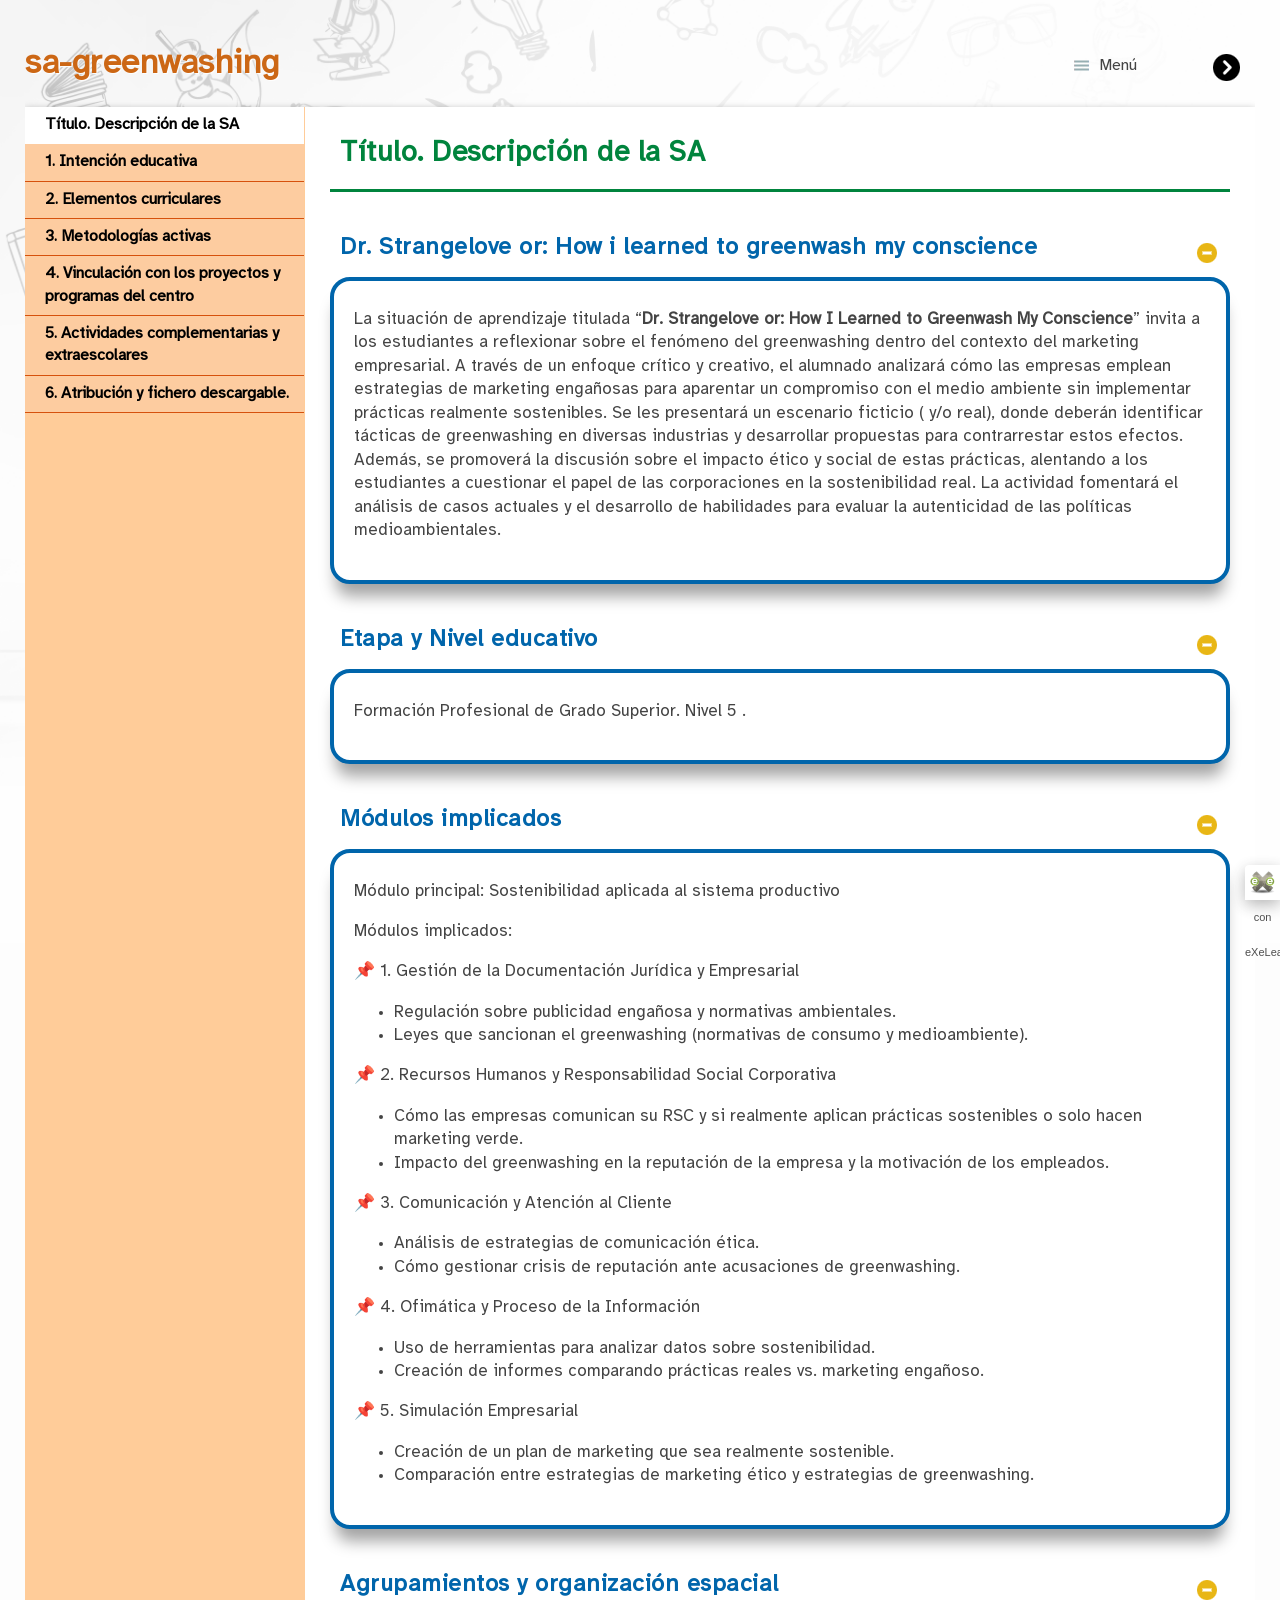
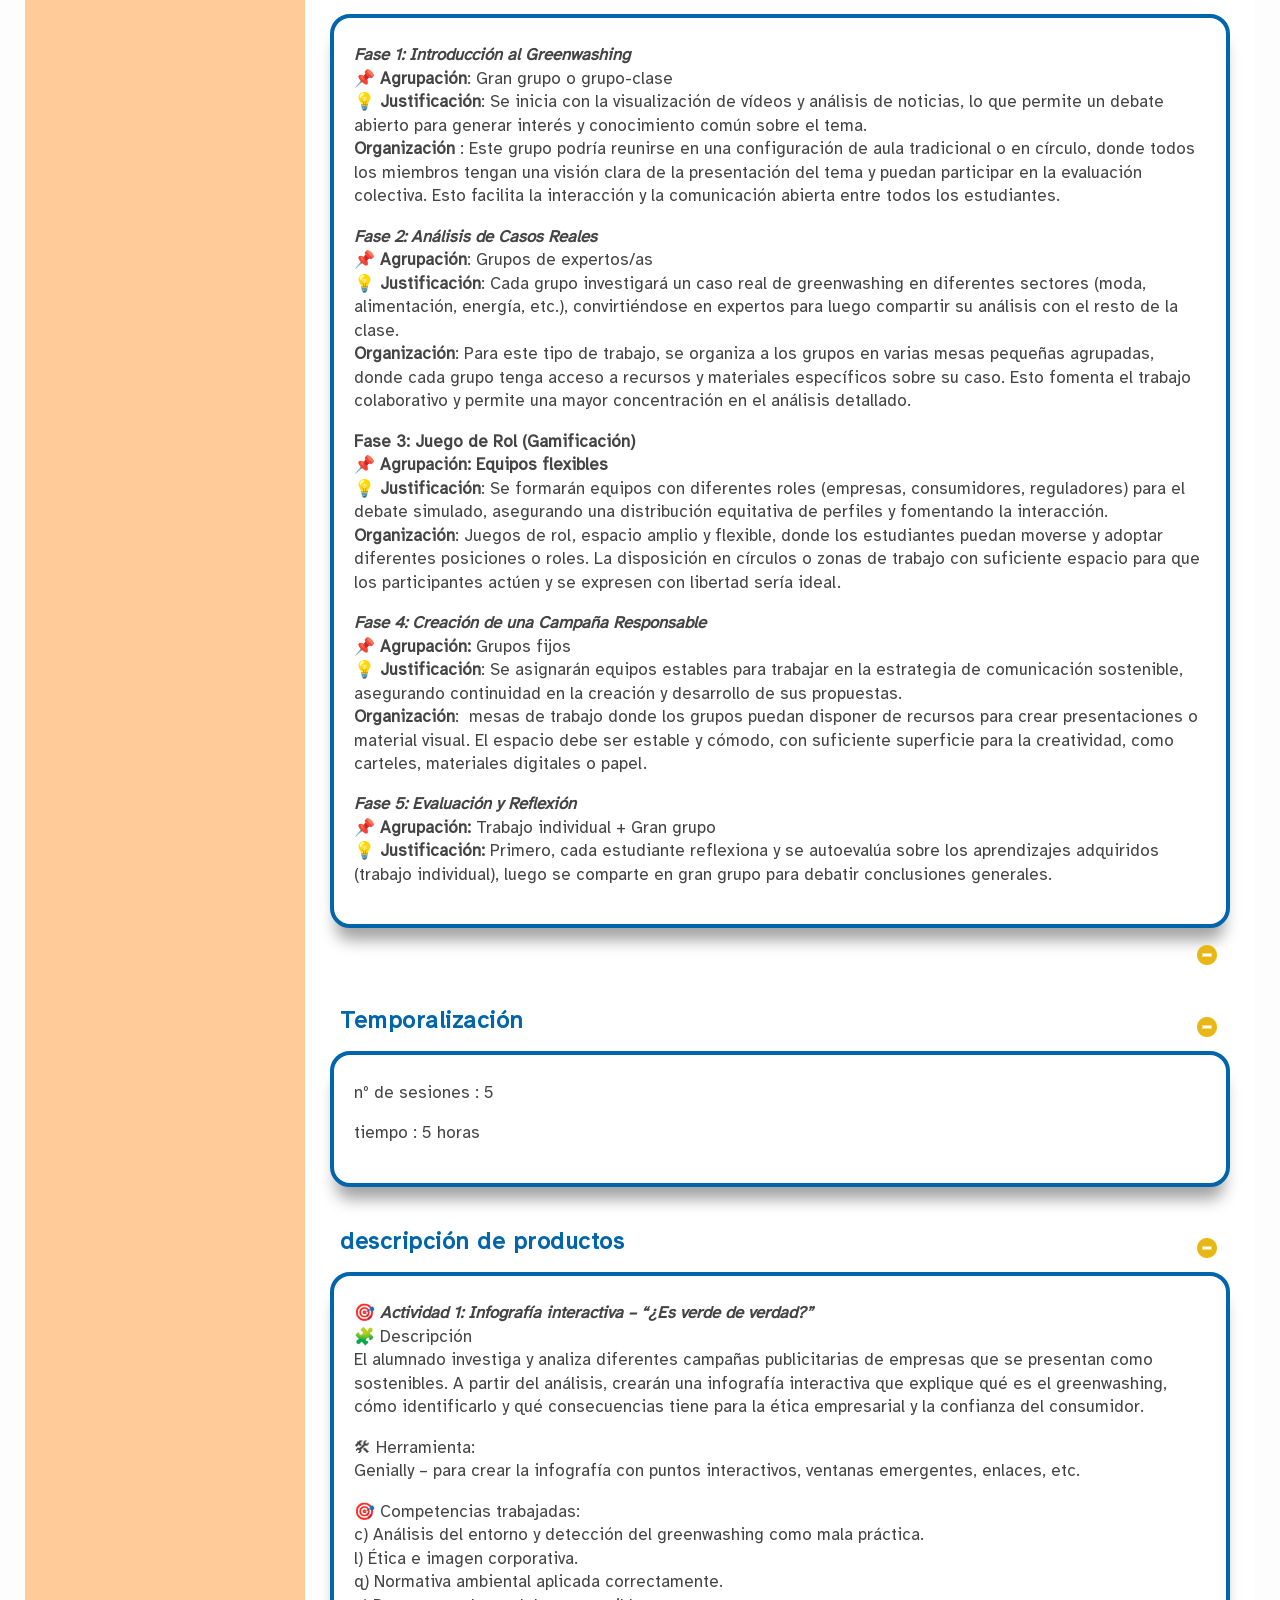
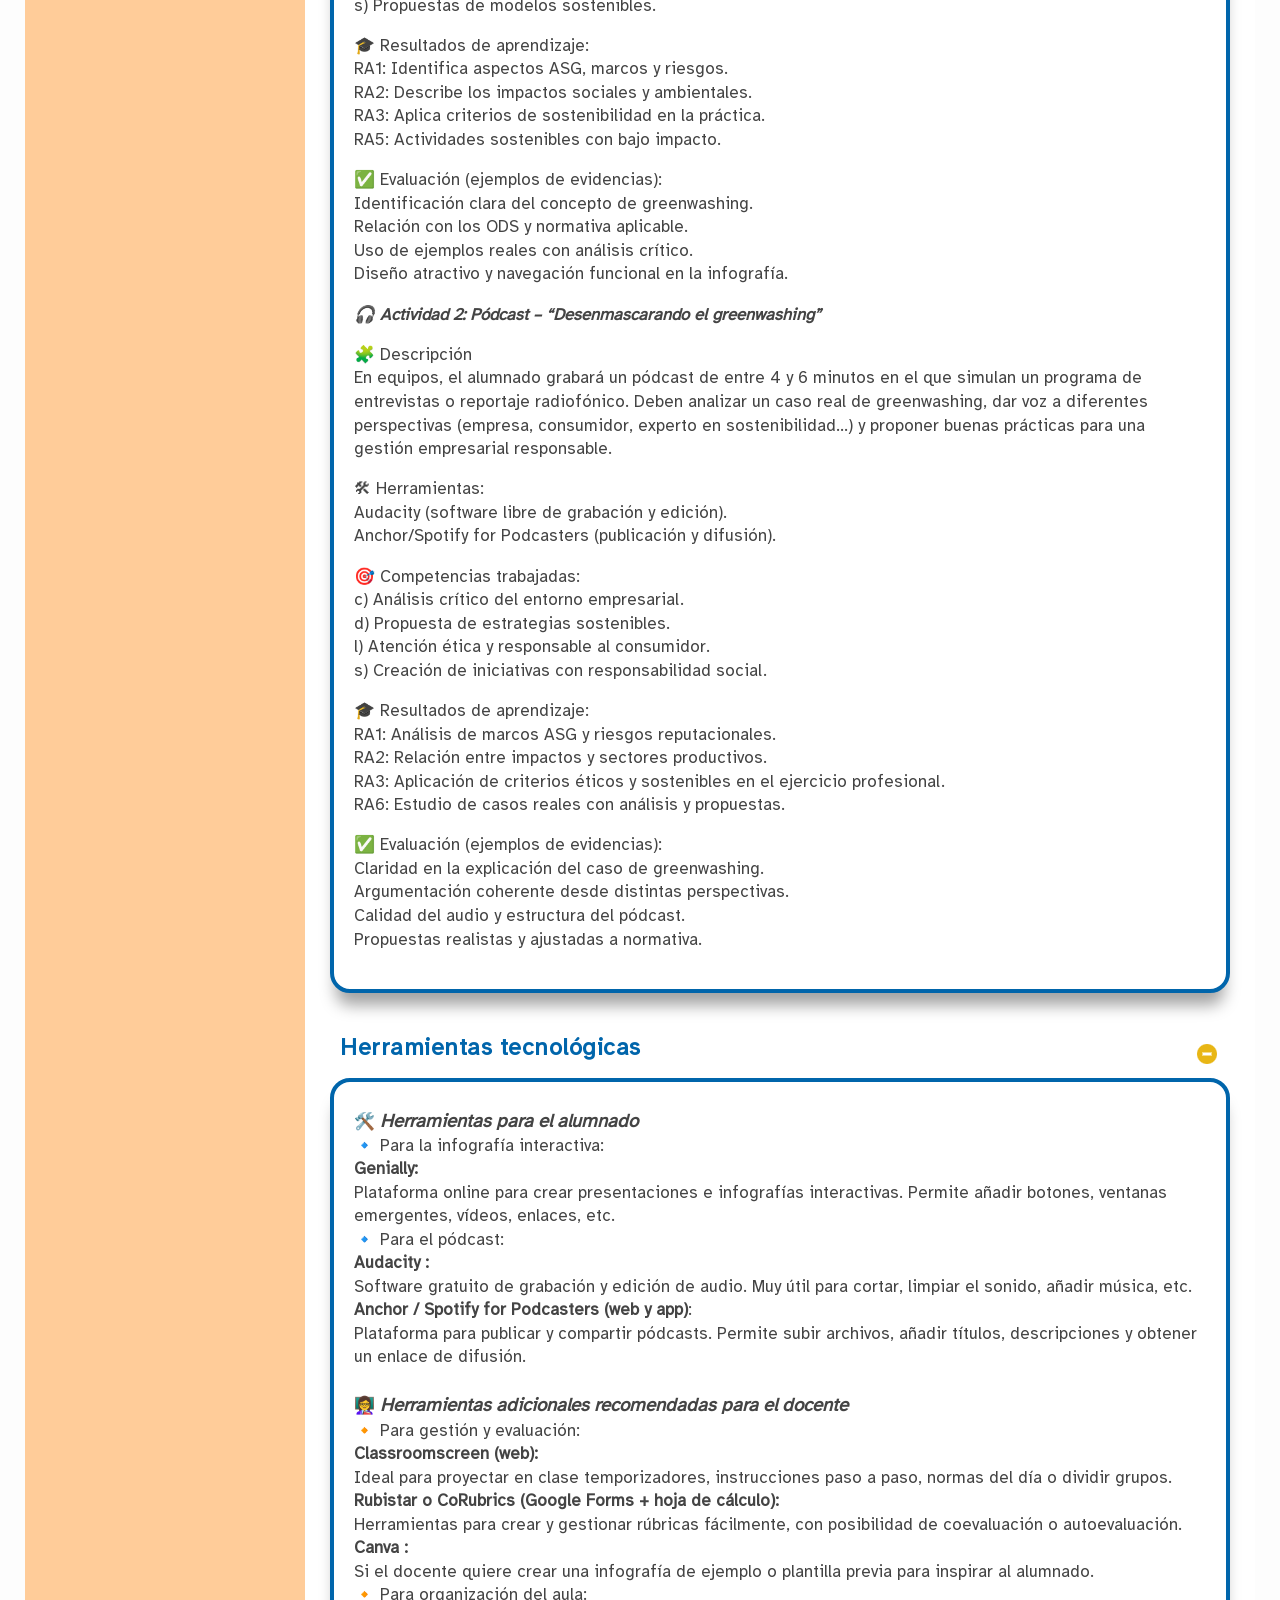
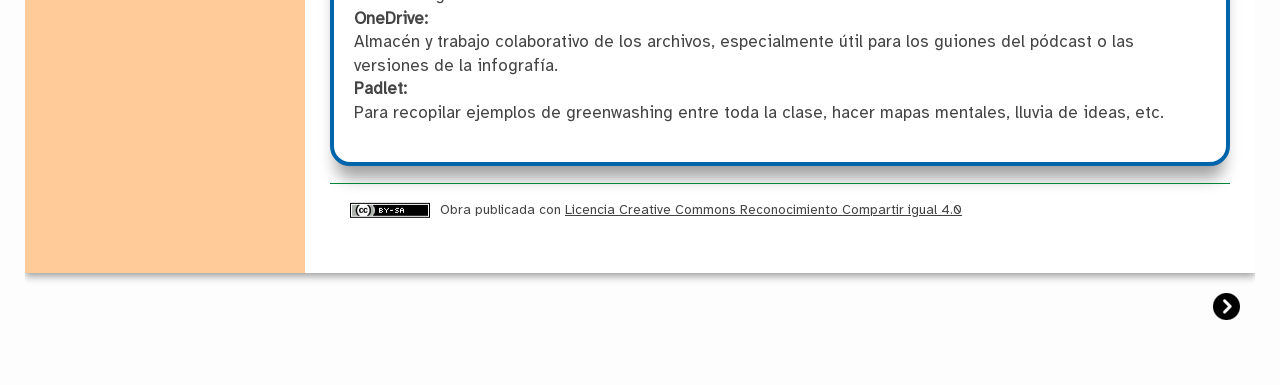
<file: index.html>
<!doctype html>
<html lang="es">
<head>
<link rel="stylesheet" type="text/css" href="base.css" />
<link rel="stylesheet" type="text/css" href="content.css" />
<link rel="stylesheet" type="text/css" href="nav.css" />
<meta http-equiv="content-type" content="text/html;  charset=utf-8" />
<title>sa-greenwashing </title>
<link rel="shortcut icon" href="favicon.ico" type="image/x-icon" />
<meta name="author" content="ABGR" />
<link rel="license" type="text/html" href="http://creativecommons.org/licenses/by-sa/4.0/" />
<meta name="generator" content="eXeLearning 2.9 Portable - exelearning.net" />
<meta name="description" content="Situación de aprendizaje sobre greenwashing" />
<!--[if lt IE 9]><script type="text/javascript" src="exe_html5.js"></script><![endif]-->
<script type="text/javascript" src="exe_jquery.js"></script>
<script type="text/javascript" src="common_i18n.js"></script>
<script type="text/javascript" src="common.js"></script>
<meta name="viewport" content="width=device-width, initial-scale=1" />
</head>
<body class="exe-web-site" id="exe-node-0"><script type="text/javascript">document.body.className+=" js"</script>
<div id="content">
<p id="skipNav"><a href="#main" class="sr-av">Saltar la navegación</a></p>
<header id="header" ><div id="headerContent">sa-greenwashing</div></header>
<nav id="siteNav">
<ul>
   <li id="active"><a href="index.html" class="active daddy main-node">Título. Descripción de la SA</a></li>
   <li><a href="1_intencin_educativa.html" class="no-ch">1. Intención educativa</a></li>
   <li><a href="2_elementos_curriculares.html" class="no-ch">2. Elementos curriculares</a></li>
   <li><a href="3_metodologas_activas.html" class="no-ch">3. Metodologías activas</a></li>
   <li><a href="4_vinculacin_con_los_proyectos_y_programas_del_centro.html" class="no-ch">4. Vinculación con los proyectos y programas del centro</a></li>
   <li><a href="5_actividades_complementarias_y_extraescolares.html" class="no-ch">5. Actividades complementarias y extraescolares</a></li>
   <li><a href="6_atribucin_y_fichero_descargable.html" class="no-ch">6. Atribución y fichero descargable.</a></li>
</ul>
</nav>
<div id='topPagination'>
<nav class="pagination noprt">
<a href="1_intencin_educativa.html" class="next"><span>Siguiente<span> &raquo;</span></span></a>
</nav>
</div>
<div id="main-wrapper">
<section id="main">
<header id="nodeDecoration"><h1 id="nodeTitle">Título. Descripción de la SA</h1></header>
<article class="iDevice_wrapper textIdevice em_iDevice" id="id1">
<div class="iDevice emphasis1" >
<header class="iDevice_header iDevice_header_noIcon"><h1 class="iDeviceTitle">Dr. Strangelove or: How i learned to greenwash my conscience</h1></header>
<div class="iDevice_inner">
<div class="iDevice_content_wrapper">
<div id="ta1_127_2" class="block iDevice_content">
<div class="exe-text"><p>La situación de aprendizaje titulada “<strong>Dr. Strangelove or: How I Learned to Greenwash My Conscience</strong>” invita a los estudiantes a reflexionar sobre el fenómeno del greenwashing dentro del contexto del marketing empresarial. A través de un enfoque crítico y creativo, el alumnado analizará cómo las empresas emplean estrategias de marketing engañosas para aparentar un compromiso con el medio ambiente sin implementar prácticas realmente sostenibles. Se les presentará un escenario ficticio ( y/o real), donde deberán identificar tácticas de greenwashing en diversas industrias y desarrollar propuestas para contrarrestar estos efectos. Además, se promoverá la discusión sobre el impacto ético y social de estas prácticas, alentando a los estudiantes a cuestionar el papel de las corporaciones en la sostenibilidad real. La actividad fomentará el análisis de casos actuales y el desarrollo de habilidades para evaluar la autenticidad de las políticas medioambientales.</p>
<p></p></div>
</div>
</div>
</div>
</div>
</article>
<article class="iDevice_wrapper textIdevice em_iDevice" id="id3">
<div class="iDevice emphasis1" >
<header class="iDevice_header iDevice_header_noIcon"><h1 class="iDeviceTitle">Etapa y Nivel educativo</h1></header>
<div class="iDevice_inner">
<div class="iDevice_content_wrapper">
<div id="ta3_129_2" class="block iDevice_content">
<div class="exe-text"><p>Formación Profesional de Grado Superior. Nivel 5 .</p></div>
</div>
</div>
</div>
</div>
</article>
<article class="iDevice_wrapper textIdevice em_iDevice" id="id4">
<div class="iDevice emphasis1" >
<header class="iDevice_header iDevice_header_noIcon"><h1 class="iDeviceTitle">Módulos implicados</h1></header>
<div class="iDevice_inner">
<div class="iDevice_content_wrapper">
<div id="ta4_130_2" class="block iDevice_content">
<div class="exe-text"><p>Módulo principal: Sostenibilidad aplicada al sistema productivo</p>
<p>Módulos implicados:</p>
<p>📌 1. Gestión de la Documentación Jurídica y Empresarial</p>
<ul>
<li>Regulación sobre publicidad engañosa y normativas ambientales.</li>
<li>Leyes que sancionan el greenwashing (normativas de consumo y medioambiente).</li>
</ul>
<p>📌 2. Recursos Humanos y Responsabilidad Social Corporativa</p>
<ul>
<li>Cómo las empresas comunican su RSC y si realmente aplican prácticas sostenibles o solo hacen marketing verde.</li>
<li>Impacto del greenwashing en la reputación de la empresa y la motivación de los empleados.</li>
</ul>
<p>📌 3. Comunicación y Atención al Cliente</p>
<ul>
<li>Análisis de estrategias de comunicación ética.</li>
<li>Cómo gestionar crisis de reputación ante acusaciones de greenwashing.</li>
</ul>
<p>📌 4. Ofimática y Proceso de la Información</p>
<ul>
<li>Uso de herramientas para analizar datos sobre sostenibilidad.</li>
<li>Creación de informes comparando prácticas reales vs. marketing engañoso.</li>
</ul>
<p>📌 5. Simulación Empresarial</p>
<ul>
<li>Creación de un plan de marketing que sea realmente sostenible.</li>
<li>Comparación entre estrategias de marketing ético y estrategias de greenwashing.</li>
</ul>
<p></p></div>
</div>
</div>
</div>
</div>
</article>
<article class="iDevice_wrapper textIdevice em_iDevice" id="id5">
<div class="iDevice emphasis1" >
<header class="iDevice_header iDevice_header_noIcon"><h1 class="iDeviceTitle">Agrupamientos y organización  espacial</h1></header>
<div class="iDevice_inner">
<div class="iDevice_content_wrapper">
<div id="ta5_131_2" class="block iDevice_content">
<div class="exe-text"><p><strong><em>Fase 1: Introducción al Greenwashing</em></strong><br />📌 <strong>Agrupación</strong>: Gran grupo o grupo-clase<br />💡 <strong>Justificación</strong>: Se inicia con la visualización de vídeos y análisis de noticias, lo que permite un debate abierto para generar interés y conocimiento común sobre el tema.<br /><strong>Organización</strong> : Este grupo podría reunirse en una configuración de aula tradicional o en círculo, donde todos los miembros tengan una visión clara de la presentación del tema y puedan participar en la evaluación colectiva. Esto facilita la interacción y la comunicación abierta entre todos los estudiantes.</p>
<p></p>
<p><em><strong>Fase 2: Análisis de Casos Reales</strong></em><br />📌 <strong>Agrupación</strong>: Grupos de expertos/as<br />💡 <strong>Justificación</strong>: Cada grupo investigará un caso real de greenwashing en diferentes sectores (moda, alimentación, energía, etc.), convirtiéndose en expertos para luego compartir su análisis con el resto de la clase.<br /><strong>Organización</strong>: Para este tipo de trabajo, se organiza a los grupos en varias mesas pequeñas agrupadas, donde cada grupo tenga acceso a recursos y materiales específicos sobre su caso. Esto fomenta el trabajo colaborativo y permite una mayor concentración en el análisis detallado.</p>
<p><strong>Fase 3: Juego de Rol (Gamificación)</strong><br />📌 <strong>Agrupación: Equipos flexibles</strong><br />💡 <strong>Justificación</strong>: Se formarán equipos con diferentes roles (empresas, consumidores, reguladores) para el debate simulado, asegurando una distribución equitativa de perfiles y fomentando la interacción.<br /><strong>Organización</strong>: Juegos de rol, espacio amplio y flexible, donde los estudiantes puedan moverse y adoptar diferentes posiciones o roles. La disposición en círculos o zonas de trabajo con suficiente espacio para que los participantes actúen y se expresen con libertad sería ideal.</p>
<p><em><strong>Fase 4: Creación de una Campaña Responsable</strong></em><br />📌 <strong>Agrupación:</strong> Grupos fijos<br />💡 <strong>Justificación</strong>: Se asignarán equipos estables para trabajar en la estrategia de comunicación sostenible, asegurando continuidad en la creación y desarrollo de sus propuestas.<br /><strong>Organización</strong>:  mesas de trabajo donde los grupos puedan disponer de recursos para crear presentaciones o material visual. El espacio debe ser estable y cómodo, con suficiente superficie para la creatividad, como carteles, materiales digitales o papel.</p>
<p><em><strong>Fase 5: Evaluación y Reflexión</strong></em><br />📌 <strong>Agrupación:</strong> Trabajo individual + Gran grupo<br />💡 <strong>Justificación:</strong> Primero, cada estudiante reflexiona y se autoevalúa sobre los aprendizajes adquiridos (trabajo individual), luego se comparte en gran grupo para debatir conclusiones generales.</p></div>
</div>
</div>
</div>
</div>
</article>
<article class="iDevice_wrapper textIdevice" id="id6">
<div class="iDevice emphasis0" >
<div id="ta6_132_2" class="block iDevice_content">

</div>
</div>
</article>
<article class="iDevice_wrapper textIdevice em_iDevice" id="id7">
<div class="iDevice emphasis1" >
<header class="iDevice_header iDevice_header_noIcon"><h1 class="iDeviceTitle">Temporalización</h1></header>
<div class="iDevice_inner">
<div class="iDevice_content_wrapper">
<div id="ta7_127_2" class="block iDevice_content">
<div class="exe-text"><p>nº de sesiones : 5</p>
<p>tiempo : 5 horas</p></div>
</div>
</div>
</div>
</div>
</article>
<article class="iDevice_wrapper textIdevice em_iDevice" id="id8">
<div class="iDevice emphasis1" >
<header class="iDevice_header iDevice_header_noIcon"><h1 class="iDeviceTitle">descripción de productos</h1></header>
<div class="iDevice_inner">
<div class="iDevice_content_wrapper">
<div id="ta8_128_2" class="block iDevice_content">
<div class="exe-text"><p>🎯 <em><strong>Actividad 1: Infografía interactiva – “¿Es verde de verdad?”</strong></em><br />🧩 Descripción<br />El alumnado investiga y analiza diferentes campañas publicitarias de empresas que se presentan como sostenibles. A partir del análisis, crearán una infografía interactiva que explique qué es el greenwashing, cómo identificarlo y qué consecuencias tiene para la ética empresarial y la confianza del consumidor.</p>
<p>🛠 Herramienta:<br />Genially – para crear la infografía con puntos interactivos, ventanas emergentes, enlaces, etc.</p>
<p>🎯 Competencias trabajadas:<br />c) Análisis del entorno y detección del greenwashing como mala práctica.<br />l) Ética e imagen corporativa.<br />q) Normativa ambiental aplicada correctamente.<br />s) Propuestas de modelos sostenibles.</p>
<p>🎓 Resultados de aprendizaje:<br />RA1: Identifica aspectos ASG, marcos y riesgos.<br />RA2: Describe los impactos sociales y ambientales.<br />RA3: Aplica criterios de sostenibilidad en la práctica.<br />RA5: Actividades sostenibles con bajo impacto.</p>
<p>✅ Evaluación (ejemplos de evidencias):<br />Identificación clara del concepto de greenwashing.<br />Relación con los ODS y normativa aplicable.<br />Uso de ejemplos reales con análisis crítico.<br />Diseño atractivo y navegación funcional en la infografía.</p>
<p><em><strong>🎧 Actividad 2: Pódcast – “Desenmascarando el greenwashing”</strong></em></p>
<p>🧩 Descripción<br />En equipos, el alumnado grabará un pódcast de entre 4 y 6 minutos en el que simulan un programa de entrevistas o reportaje radiofónico. Deben analizar un caso real de greenwashing, dar voz a diferentes perspectivas (empresa, consumidor, experto en sostenibilidad...) y proponer buenas prácticas para una gestión empresarial responsable.</p>
<p>🛠 Herramientas:<br />Audacity (software libre de grabación y edición).<br />Anchor/Spotify for Podcasters (publicación y difusión).</p>
<p>🎯 Competencias trabajadas:<br />c) Análisis crítico del entorno empresarial.<br />d) Propuesta de estrategias sostenibles.<br />l) Atención ética y responsable al consumidor.<br />s) Creación de iniciativas con responsabilidad social.</p>
<p>🎓 Resultados de aprendizaje:<br />RA1: Análisis de marcos ASG y riesgos reputacionales.<br />RA2: Relación entre impactos y sectores productivos.<br />RA3: Aplicación de criterios éticos y sostenibles en el ejercicio profesional.<br />RA6: Estudio de casos reales con análisis y propuestas.</p>
<p>✅ Evaluación (ejemplos de evidencias):<br />Claridad en la explicación del caso de greenwashing.<br />Argumentación coherente desde distintas perspectivas.<br />Calidad del audio y estructura del pódcast.<br />Propuestas realistas y ajustadas a normativa.</p></div>
</div>
</div>
</div>
</div>
</article>
<article class="iDevice_wrapper textIdevice em_iDevice" id="id9">
<div class="iDevice emphasis1" >
<header class="iDevice_header iDevice_header_noIcon"><h1 class="iDeviceTitle">Herramientas tecnológicas</h1></header>
<div class="iDevice_inner">
<div class="iDevice_content_wrapper">
<div id="ta9_129_2" class="block iDevice_content">
<div class="exe-text"><p>🛠️<span style="font-size: 14pt;"> <em><strong>Herramientas para el alumnado</strong></em></span><br />🔹 Para la infografía interactiva:<br /><strong>Genially:</strong><br />Plataforma online para crear presentaciones e infografías interactivas. Permite añadir botones, ventanas emergentes, vídeos, enlaces, etc.<br />🔹 Para el pódcast:<br /><strong>Audacity :</strong><br />Software gratuito de grabación y edición de audio. Muy útil para cortar, limpiar el sonido, añadir música, etc.<br /><strong>Anchor / Spotify for Podcasters (web y app)</strong>:<br />Plataforma para publicar y compartir pódcasts. Permite subir archivos, añadir títulos, descripciones y obtener un enlace de difusión.<br /><br />👩‍🏫<span style="font-size: 14pt;"><em><strong> Herramientas adicionales recomendadas para el docente</strong></em></span><br />🔸 Para gestión y evaluación:<br /><strong>Classroomscreen (web):</strong><br />Ideal para proyectar en clase temporizadores, instrucciones paso a paso, normas del día o dividir grupos.<br /><strong>Rubistar o CoRubrics (Google Forms + hoja de cálculo):</strong><br />Herramientas para crear y gestionar rúbricas fácilmente, con posibilidad de coevaluación o autoevaluación.<br /><strong>Canva :</strong><br />Si el docente quiere crear una infografía de ejemplo o plantilla previa para inspirar al alumnado.<br />🔸 Para organización del aula:<br /><strong>OneDrive:</strong><br />Almacén y trabajo colaborativo de los archivos, especialmente útil para los guiones del pódcast o las versiones de la infografía.<br /><strong>Padlet:</strong><br />Para recopilar ejemplos de greenwashing entre toda la clase, hacer mapas mentales, lluvia de ideas, etc.</p></div>
</div>
</div>
</div>
</div>
</article>
<div id="packageLicense" class="cc cc-by-sa">
<p><span>Obra publicada con</span> <a rel="license" href="http://creativecommons.org/licenses/by-sa/4.0/">Licencia Creative Commons Reconocimiento Compartir igual 4.0</a></p>
</div>
</section>
</div>
<div id='bottomPagination'>
<nav class="pagination noprt">
<a href="1_intencin_educativa.html" class="next"><span>Siguiente<span> &raquo;</span></span></a>
</nav>
</div>
</div>
<p id="made-with-eXe"><a href="https://exelearning.net/" target="_blank" rel="noopener"><span>Creado con eXeLearning<span> (Ventana nueva)</span></span></a></p><script type="text/javascript" src="_style_js.js"></script></body></html>
</file>
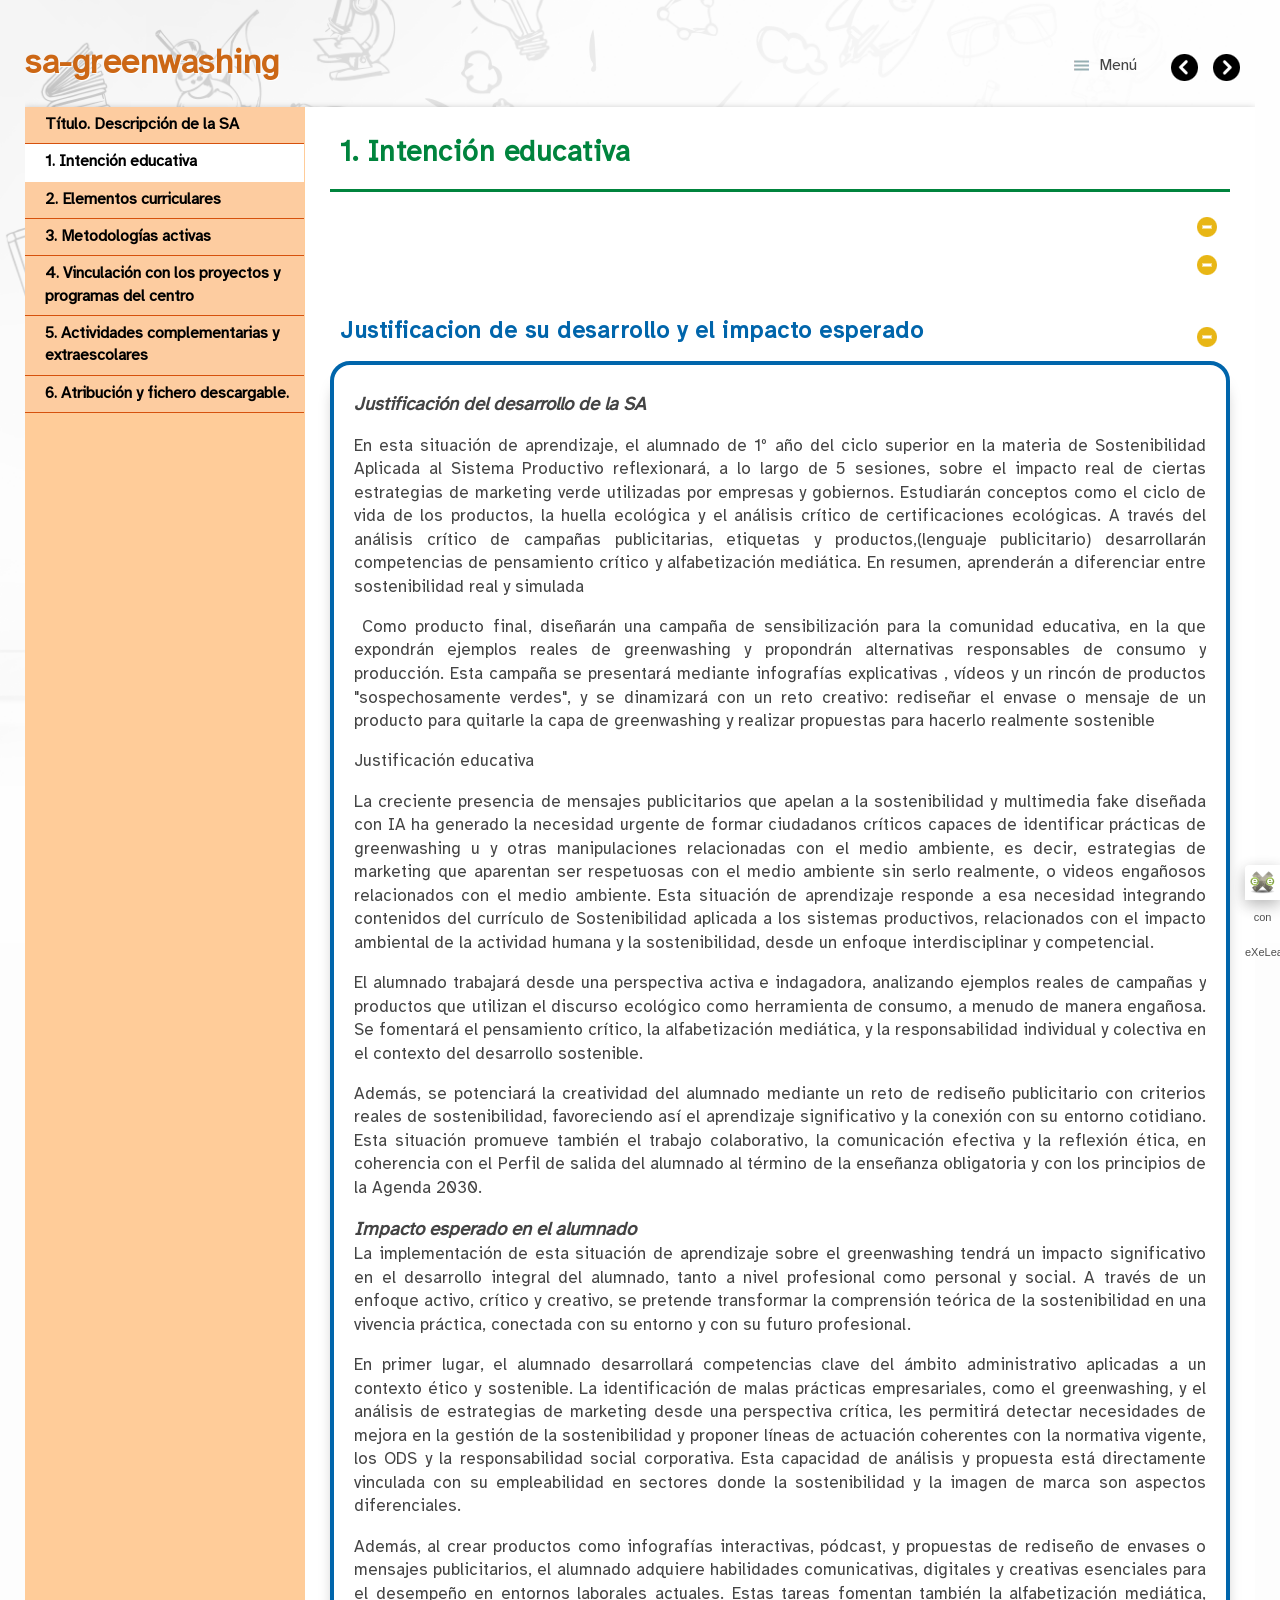
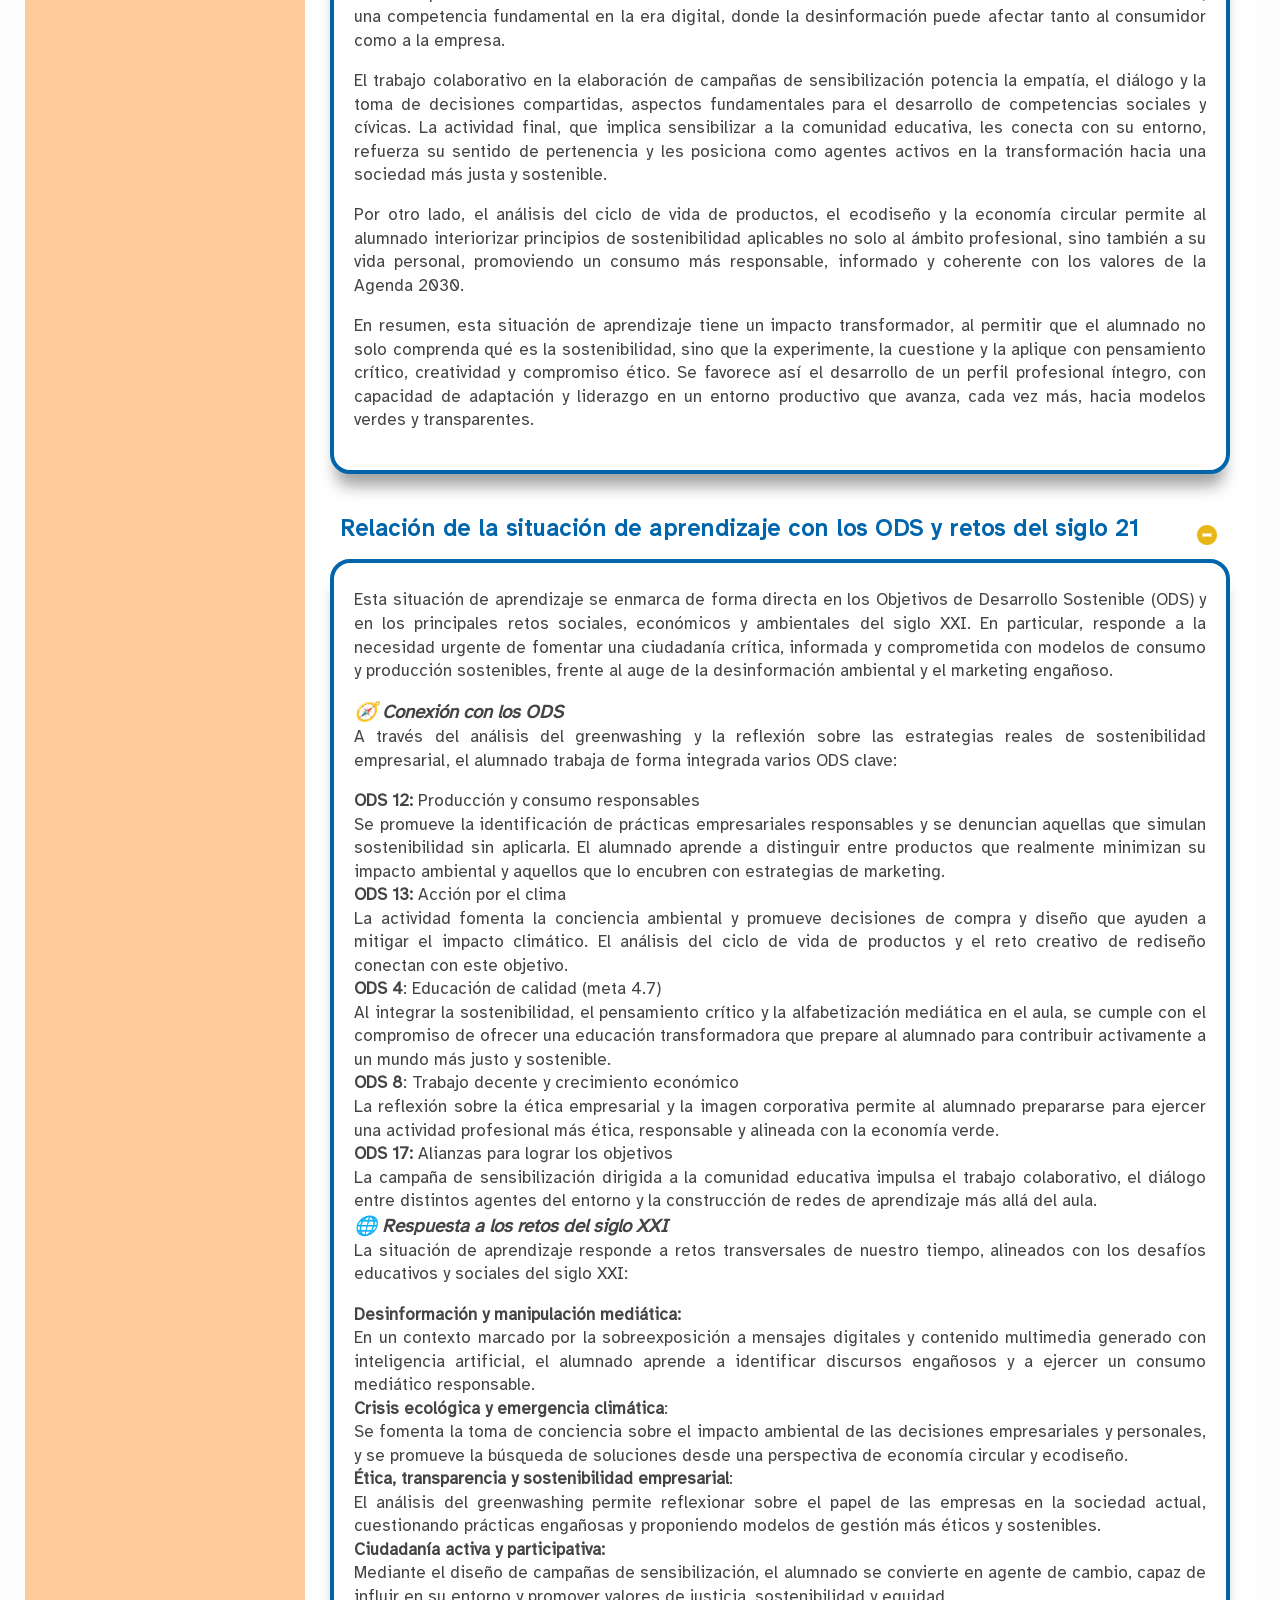
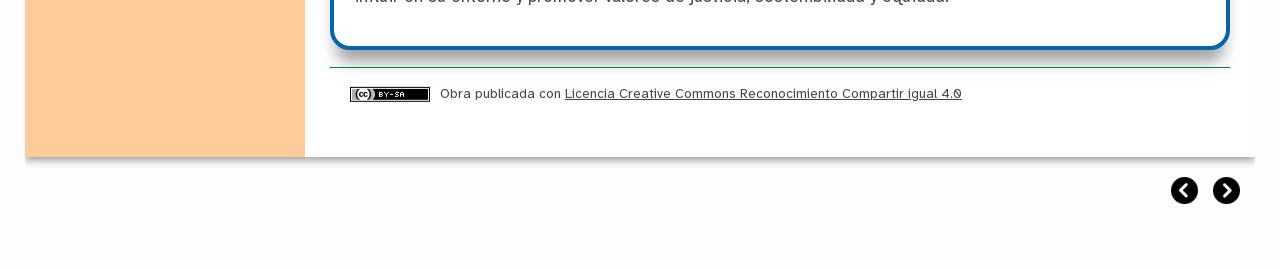
<file: 1_intencin_educativa.html>
<!doctype html>
<html lang="es">
<head>
<link rel="stylesheet" type="text/css" href="base.css" />
<link rel="stylesheet" type="text/css" href="content.css" />
<link rel="stylesheet" type="text/css" href="nav.css" />
<meta http-equiv="content-type" content="text/html;  charset=utf-8" />
<title>1. Intención educativa | sa-greenwashing </title>
<link rel="shortcut icon" href="favicon.ico" type="image/x-icon" />
<meta name="author" content="ABGR" />
<link rel="license" type="text/html" href="http://creativecommons.org/licenses/by-sa/4.0/" />
<meta name="generator" content="eXeLearning 2.9 Portable - exelearning.net" />
<!--[if lt IE 9]><script type="text/javascript" src="exe_html5.js"></script><![endif]-->
<script type="text/javascript" src="exe_jquery.js"></script>
<script type="text/javascript" src="common_i18n.js"></script>
<script type="text/javascript" src="common.js"></script>
<meta name="viewport" content="width=device-width, initial-scale=1" />
</head>
<body class="exe-web-site" id="exe-node-2"><script type="text/javascript">document.body.className+=" js"</script>
<div id="content">
<p id="skipNav"><a href="#main" class="sr-av">Saltar la navegación</a></p>
<header id="header" ><div id="headerContent">sa-greenwashing</div></header>
<nav id="siteNav">
<ul>
   <li><a href="index.html" class="daddy main-node">Título. Descripción de la SA</a></li>
   <li id="active"><a href="1_intencin_educativa.html" class="active no-ch">1. Intención educativa</a></li>
   <li><a href="2_elementos_curriculares.html" class="no-ch">2. Elementos curriculares</a></li>
   <li><a href="3_metodologas_activas.html" class="no-ch">3. Metodologías activas</a></li>
   <li><a href="4_vinculacin_con_los_proyectos_y_programas_del_centro.html" class="no-ch">4. Vinculación con los proyectos y programas del centro</a></li>
   <li><a href="5_actividades_complementarias_y_extraescolares.html" class="no-ch">5. Actividades complementarias y extraescolares</a></li>
   <li><a href="6_atribucin_y_fichero_descargable.html" class="no-ch">6. Atribución y fichero descargable.</a></li>
</ul>
</nav>
<div id='topPagination'>
<nav class="pagination noprt">
<a href="index.html" class="prev"><span><span>&laquo; </span>Anterior</span></a> <span class="sep">| </span><a href="2_elementos_curriculares.html" class="next"><span>Siguiente<span> &raquo;</span></span></a>
</nav>
</div>
<div id="main-wrapper">
<section id="main">
<header id="nodeDecoration"><h1 id="nodeTitle">1. Intención educativa</h1></header>
<article class="iDevice_wrapper textIdevice" id="id0">
<div class="iDevice emphasis0" >
<div id="ta0_127_2" class="block iDevice_content">

</div>
</div>
</article>
<article class="iDevice_wrapper textIdevice" id="id2">
<div class="iDevice emphasis0" >
<div id="ta2_128_2" class="block iDevice_content">

</div>
</div>
</article>
<article class="iDevice_wrapper textIdevice em_iDevice" id="id10">
<div class="iDevice emphasis1" >
<header class="iDevice_header iDevice_header_noIcon"><h1 class="iDeviceTitle">Justificacion de su desarrollo y el impacto esperado</h1></header>
<div class="iDevice_inner">
<div class="iDevice_content_wrapper">
<div id="ta10_130_2" class="block iDevice_content">
<div class="exe-text"><p><span style="font-size: 14pt;"><em><strong>Justificación del desarrollo de la SA</strong></em></span></p>
<p style="text-align: justify;">En esta situación de aprendizaje, el alumnado de 1º año del ciclo superior en la materia de Sostenibilidad Aplicada al Sistema Productivo reflexionará, a lo largo de 5 sesiones, sobre el impacto real de ciertas estrategias de marketing verde utilizadas por empresas y gobiernos. Estudiarán conceptos como el ciclo de vida de los productos, la huella ecológica y el análisis crítico de certificaciones ecológicas. A través del análisis crítico de campañas publicitarias, etiquetas y productos,(lenguaje publicitario) desarrollarán competencias de pensamiento crítico y alfabetización mediática. En resumen, aprenderán a diferenciar entre sostenibilidad real y simulada</p>
<p style="text-align: justify;"> Como producto final, diseñarán una campaña de sensibilización para la comunidad educativa, en la que expondrán ejemplos reales de greenwashing y propondrán alternativas responsables de consumo y producción. Esta campaña se presentará mediante infografías explicativas , vídeos y un rincón de productos "sospechosamente verdes", y se dinamizará con un reto creativo: rediseñar el envase o mensaje de un producto para quitarle la capa de greenwashing y realizar propuestas para hacerlo realmente sostenible</p>
<p style="text-align: justify;">Justificación educativa</p>
<p style="text-align: justify;">La creciente presencia de mensajes publicitarios que apelan a la sostenibilidad y multimedia fake diseñada con IA ha generado la necesidad urgente de formar ciudadanos críticos capaces de identificar prácticas de greenwashing u y otras manipulaciones relacionadas con el medio ambiente, es decir, estrategias de marketing que aparentan ser respetuosas con el medio ambiente sin serlo realmente, o videos engañosos relacionados con el medio ambiente. Esta situación de aprendizaje responde a esa necesidad integrando contenidos del currículo de Sostenibilidad aplicada a los sistemas productivos, relacionados con el impacto ambiental de la actividad humana y la sostenibilidad, desde un enfoque interdisciplinar y competencial.</p>
<p style="text-align: justify;">El alumnado trabajará desde una perspectiva activa e indagadora, analizando ejemplos reales de campañas y productos que utilizan el discurso ecológico como herramienta de consumo, a menudo de manera engañosa. Se fomentará el pensamiento crítico, la alfabetización mediática, y la responsabilidad individual y colectiva en el contexto del desarrollo sostenible.</p>
<p style="text-align: justify;">Además, se potenciará la creatividad del alumnado mediante un reto de rediseño publicitario con criterios reales de sostenibilidad, favoreciendo así el aprendizaje significativo y la conexión con su entorno cotidiano. Esta situación promueve también el trabajo colaborativo, la comunicación efectiva y la reflexión ética, en coherencia con el Perfil de salida del alumnado al término de la enseñanza obligatoria y con los principios de la Agenda 2030.</p>
<p style="text-align: justify;"><em><strong><span style="font-size: 14pt;">Impacto esperado en el alumnado</span></strong></em><br />La implementación de esta situación de aprendizaje sobre el greenwashing tendrá un impacto significativo en el desarrollo integral del alumnado, tanto a nivel profesional como personal y social. A través de un enfoque activo, crítico y creativo, se pretende transformar la comprensión teórica de la sostenibilidad en una vivencia práctica, conectada con su entorno y con su futuro profesional.</p>
<p style="text-align: justify;">En primer lugar, el alumnado desarrollará competencias clave del ámbito administrativo aplicadas a un contexto ético y sostenible. La identificación de malas prácticas empresariales, como el greenwashing, y el análisis de estrategias de marketing desde una perspectiva crítica, les permitirá detectar necesidades de mejora en la gestión de la sostenibilidad y proponer líneas de actuación coherentes con la normativa vigente, los ODS y la responsabilidad social corporativa. Esta capacidad de análisis y propuesta está directamente vinculada con su empleabilidad en sectores donde la sostenibilidad y la imagen de marca son aspectos diferenciales.</p>
<p style="text-align: justify;">Además, al crear productos como infografías interactivas, pódcast, y propuestas de rediseño de envases o mensajes publicitarios, el alumnado adquiere habilidades comunicativas, digitales y creativas esenciales para el desempeño en entornos laborales actuales. Estas tareas fomentan también la alfabetización mediática, una competencia fundamental en la era digital, donde la desinformación puede afectar tanto al consumidor como a la empresa.</p>
<p style="text-align: justify;">El trabajo colaborativo en la elaboración de campañas de sensibilización potencia la empatía, el diálogo y la toma de decisiones compartidas, aspectos fundamentales para el desarrollo de competencias sociales y cívicas. La actividad final, que implica sensibilizar a la comunidad educativa, les conecta con su entorno, refuerza su sentido de pertenencia y les posiciona como agentes activos en la transformación hacia una sociedad más justa y sostenible.</p>
<p style="text-align: justify;">Por otro lado, el análisis del ciclo de vida de productos, el ecodiseño y la economía circular permite al alumnado interiorizar principios de sostenibilidad aplicables no solo al ámbito profesional, sino también a su vida personal, promoviendo un consumo más responsable, informado y coherente con los valores de la Agenda 2030.</p>
<p style="text-align: justify;">En resumen, esta situación de aprendizaje tiene un impacto transformador, al permitir que el alumnado no solo comprenda qué es la sostenibilidad, sino que la experimente, la cuestione y la aplique con pensamiento crítico, creatividad y compromiso ético. Se favorece así el desarrollo de un perfil profesional íntegro, con capacidad de adaptación y liderazgo en un entorno productivo que avanza, cada vez más, hacia modelos verdes y transparentes.</p></div>
</div>
</div>
</div>
</div>
</article>
<article class="iDevice_wrapper textIdevice em_iDevice" id="id11">
<div class="iDevice emphasis1" >
<header class="iDevice_header iDevice_header_noIcon"><h1 class="iDeviceTitle">Relación de la situación de aprendizaje con los ODS y retos del siglo 21  </h1></header>
<div class="iDevice_inner">
<div class="iDevice_content_wrapper">
<div id="ta11_131_2" class="block iDevice_content">
<div class="exe-text"><p style="text-align: justify;">Esta situación de aprendizaje se enmarca de forma directa en los Objetivos de Desarrollo Sostenible (ODS) y en los principales retos sociales, económicos y ambientales del siglo XXI. En particular, responde a la necesidad urgente de fomentar una ciudadanía crítica, informada y comprometida con modelos de consumo y producción sostenibles, frente al auge de la desinformación ambiental y el marketing engañoso.</p>
<p style="text-align: justify;"><span style="font-size: 14pt;"><em><strong>🧭 Conexión con los ODS</strong></em></span><br />A través del análisis del greenwashing y la reflexión sobre las estrategias reales de sostenibilidad empresarial, el alumnado trabaja de forma integrada varios ODS clave:</p>
<p style="text-align: justify;"><strong>ODS 12:</strong> Producción y consumo responsables<br />Se promueve la identificación de prácticas empresariales responsables y se denuncian aquellas que simulan sostenibilidad sin aplicarla. El alumnado aprende a distinguir entre productos que realmente minimizan su impacto ambiental y aquellos que lo encubren con estrategias de marketing.<br /><strong>ODS 13:</strong> Acción por el clima<br />La actividad fomenta la conciencia ambiental y promueve decisiones de compra y diseño que ayuden a mitigar el impacto climático. El análisis del ciclo de vida de productos y el reto creativo de rediseño conectan con este objetivo.<br /><strong>ODS 4</strong>: Educación de calidad (meta 4.7)<br />Al integrar la sostenibilidad, el pensamiento crítico y la alfabetización mediática en el aula, se cumple con el compromiso de ofrecer una educación transformadora que prepare al alumnado para contribuir activamente a un mundo más justo y sostenible.<br /><strong>ODS 8</strong>: Trabajo decente y crecimiento económico<br />La reflexión sobre la ética empresarial y la imagen corporativa permite al alumnado prepararse para ejercer una actividad profesional más ética, responsable y alineada con la economía verde.<br /><strong>ODS 17:</strong> Alianzas para lograr los objetivos<br />La campaña de sensibilización dirigida a la comunidad educativa impulsa el trabajo colaborativo, el diálogo entre distintos agentes del entorno y la construcción de redes de aprendizaje más allá del aula.<br /><span style="font-size: 14pt;"><em><strong>🌐 Respuesta a los retos del siglo XXI</strong></em></span><br />La situación de aprendizaje responde a retos transversales de nuestro tiempo, alineados con los desafíos educativos y sociales del siglo XXI:</p>
<p style="text-align: justify;"><strong>Desinformación y manipulación mediática:</strong><br />En un contexto marcado por la sobreexposición a mensajes digitales y contenido multimedia generado con inteligencia artificial, el alumnado aprende a identificar discursos engañosos y a ejercer un consumo mediático responsable.<br /><strong>Crisis ecológica y emergencia climática</strong>:<br />Se fomenta la toma de conciencia sobre el impacto ambiental de las decisiones empresariales y personales, y se promueve la búsqueda de soluciones desde una perspectiva de economía circular y ecodiseño.<br /><strong>Ética, transparencia y sostenibilidad empresarial</strong>:<br />El análisis del greenwashing permite reflexionar sobre el papel de las empresas en la sociedad actual, cuestionando prácticas engañosas y proponiendo modelos de gestión más éticos y sostenibles.<br /><strong>Ciudadanía activa y participativa:</strong><br />Mediante el diseño de campañas de sensibilización, el alumnado se convierte en agente de cambio, capaz de influir en su entorno y promover valores de justicia, sostenibilidad y equidad.</p></div>
</div>
</div>
</div>
</div>
</article>
<div id="packageLicense" class="cc cc-by-sa">
<p><span>Obra publicada con</span> <a rel="license" href="http://creativecommons.org/licenses/by-sa/4.0/">Licencia Creative Commons Reconocimiento Compartir igual 4.0</a></p>
</div>
</section>
</div>
<div id='bottomPagination'>
<nav class="pagination noprt">
<a href="index.html" class="prev"><span><span>&laquo; </span>Anterior</span></a> <span class="sep">| </span><a href="2_elementos_curriculares.html" class="next"><span>Siguiente<span> &raquo;</span></span></a>
</nav>
</div>
</div>
<p id="made-with-eXe"><a href="https://exelearning.net/" target="_blank" rel="noopener"><span>Creado con eXeLearning<span> (Ventana nueva)</span></span></a></p><script type="text/javascript" src="_style_js.js"></script></body></html>
</file>
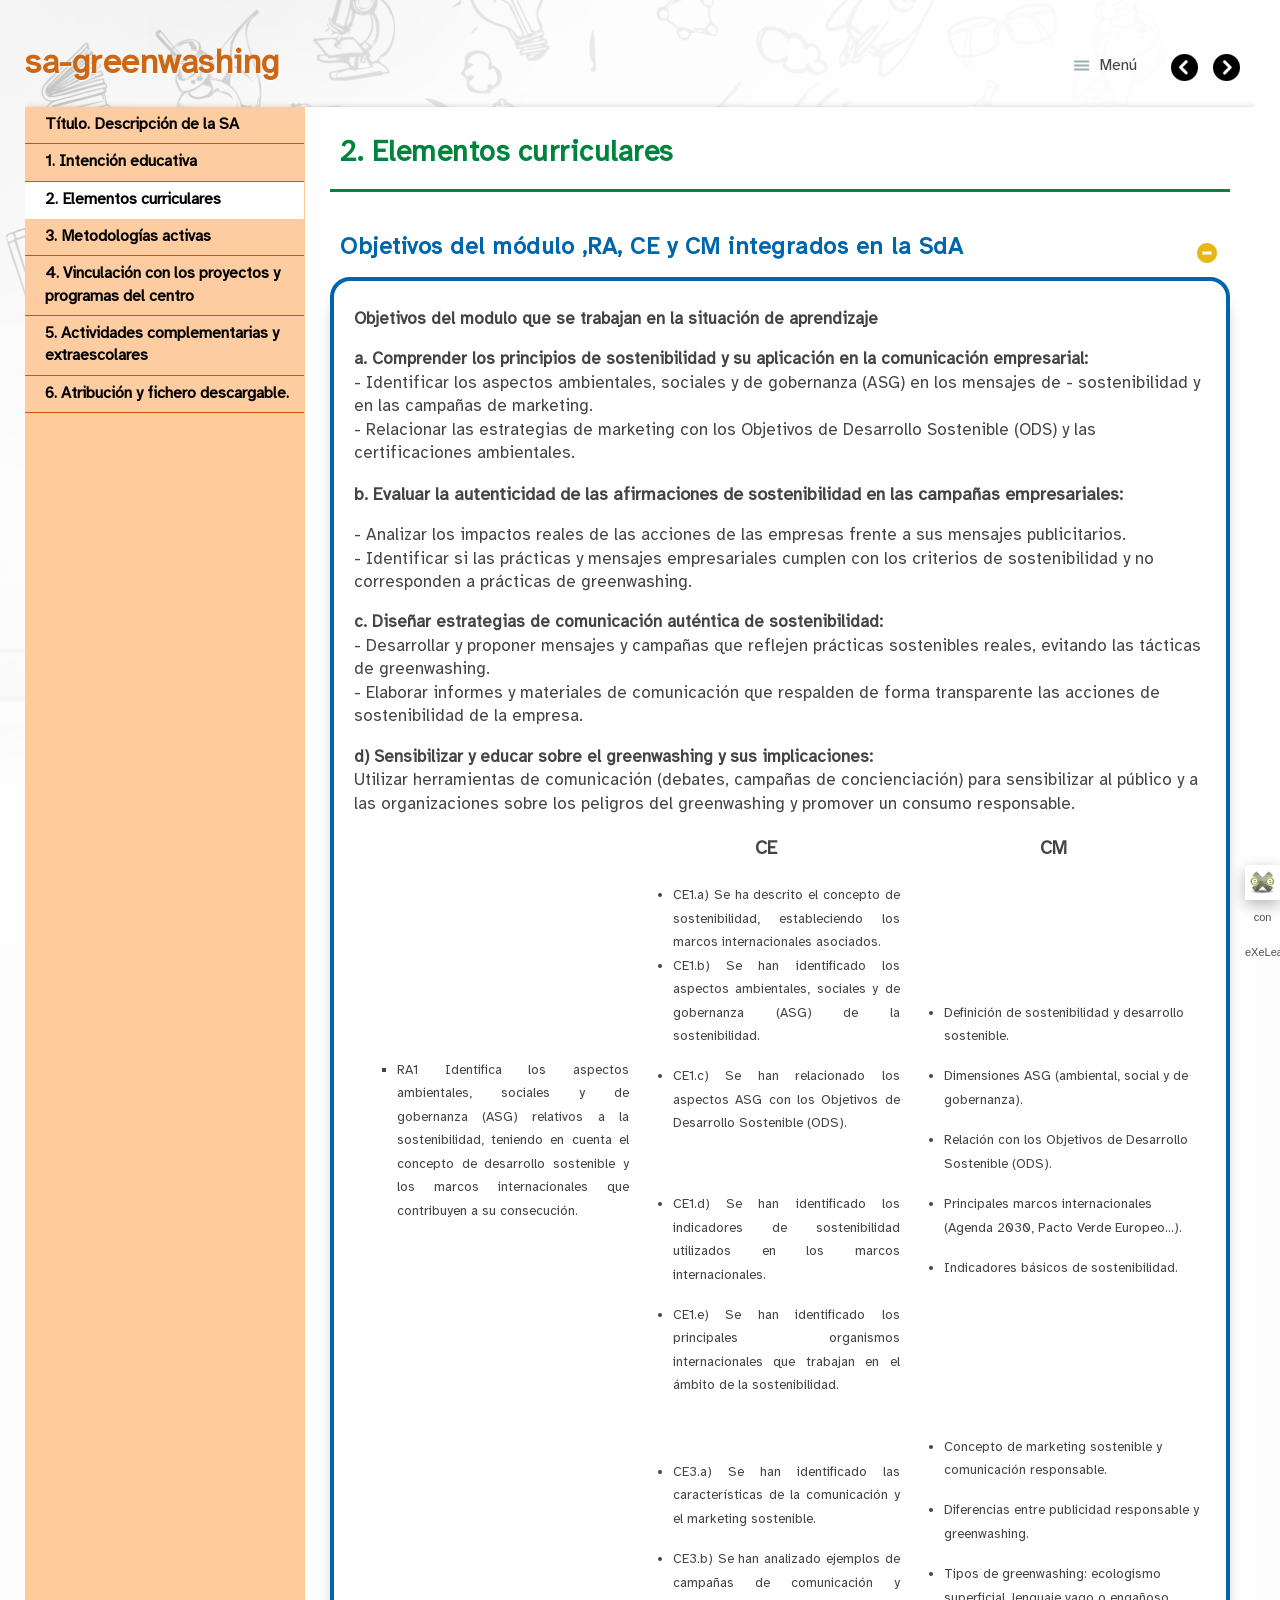
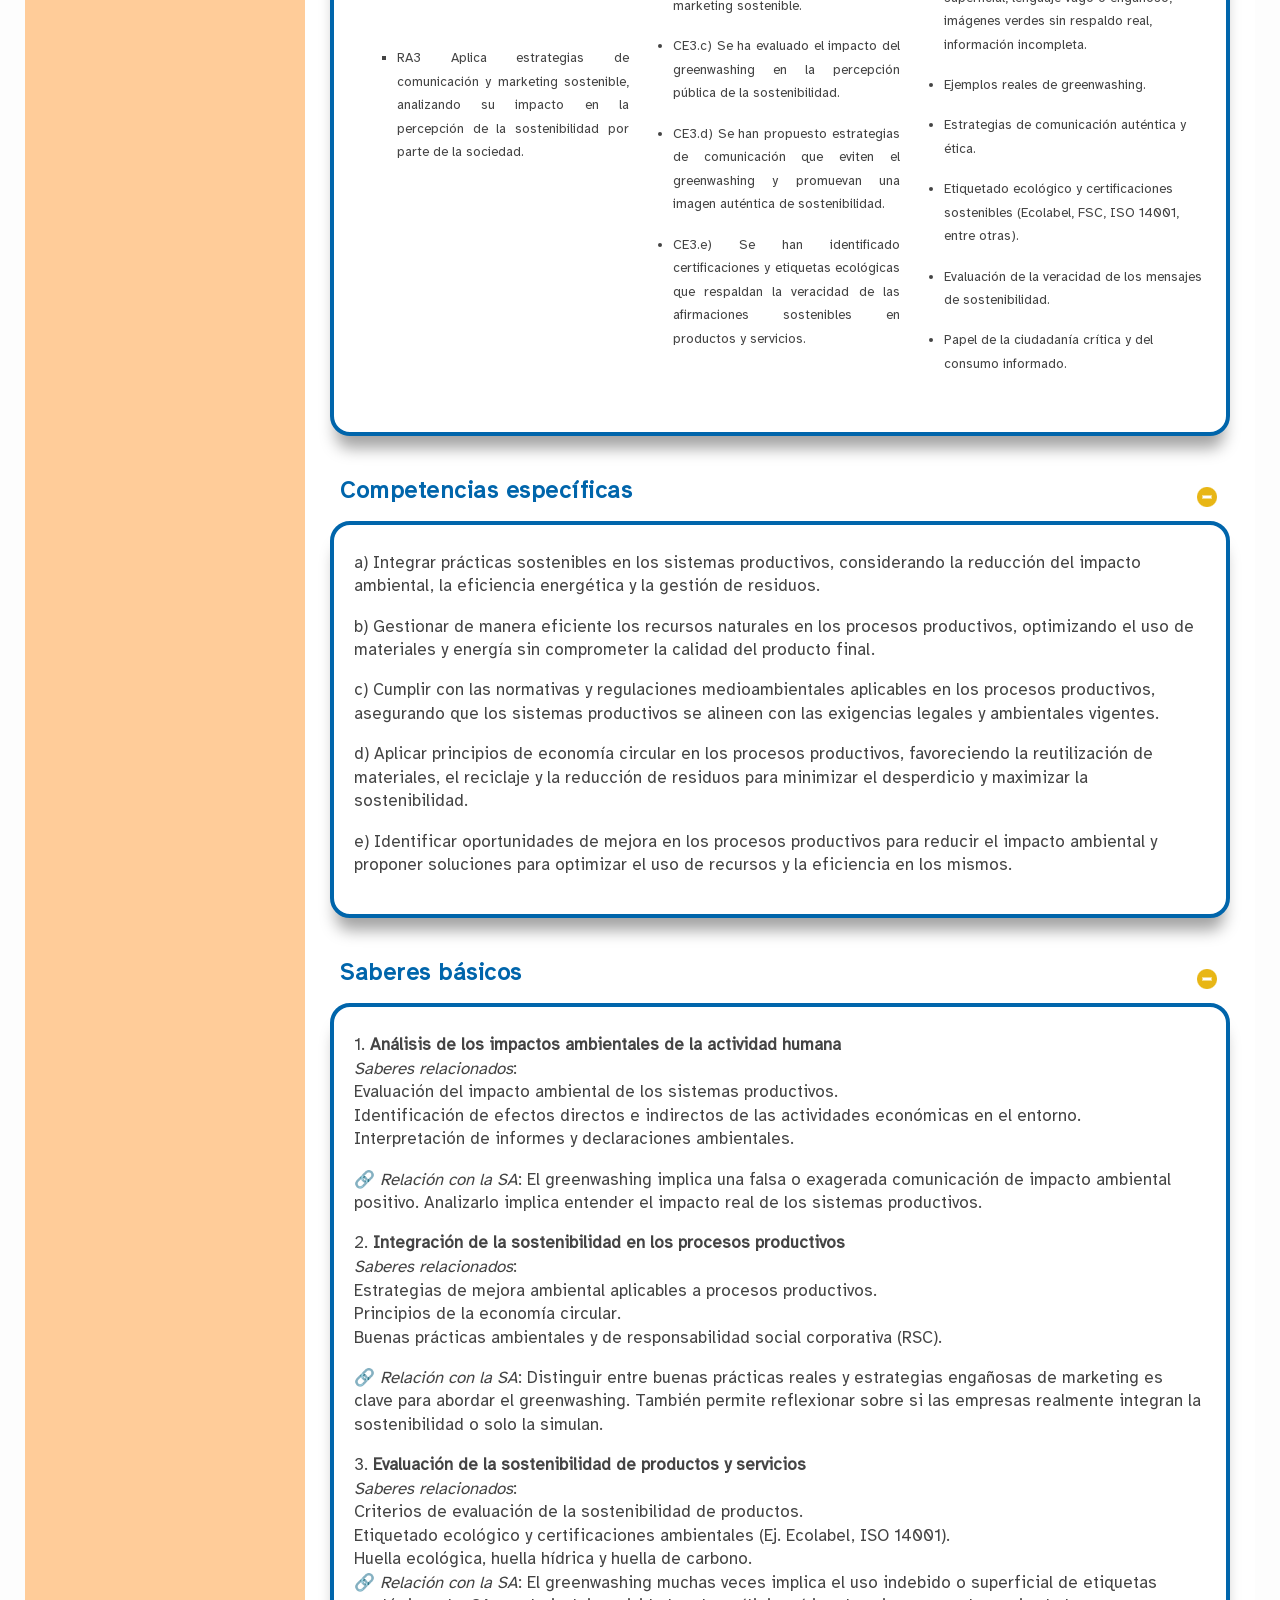
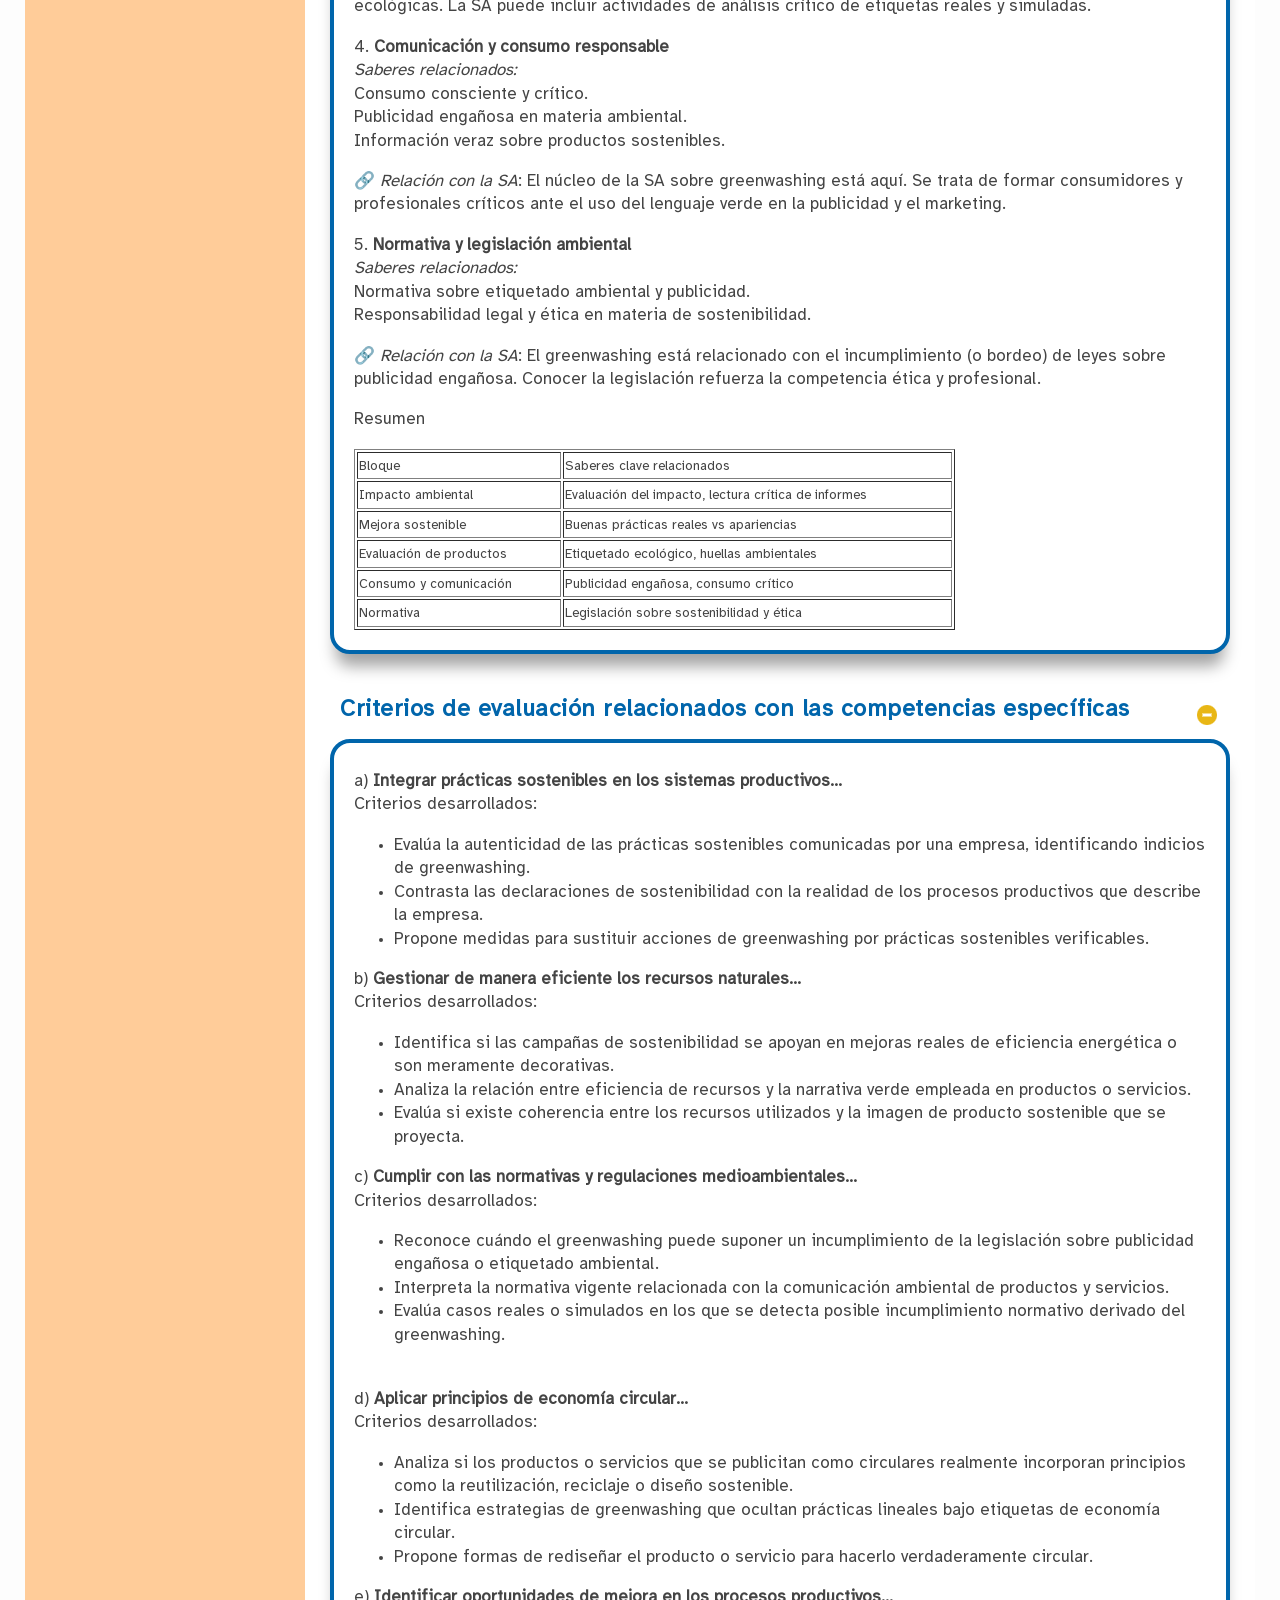
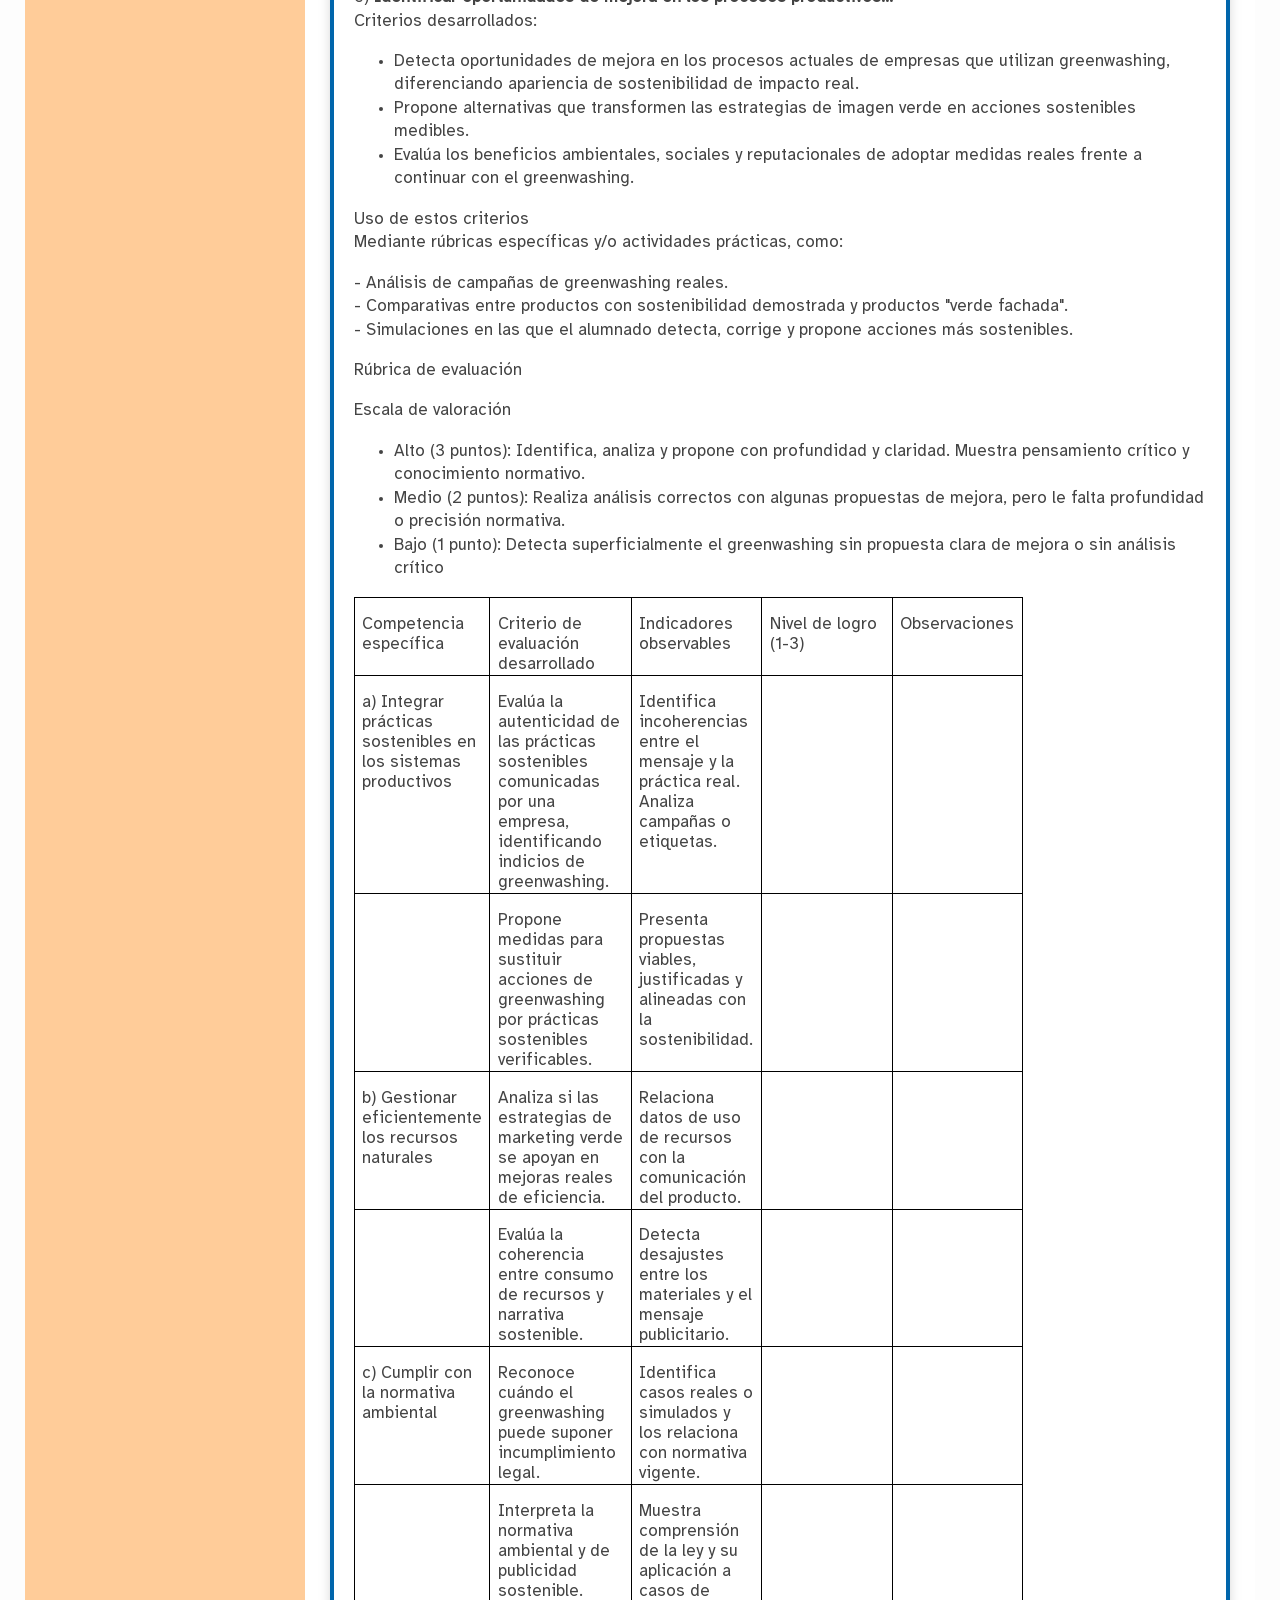
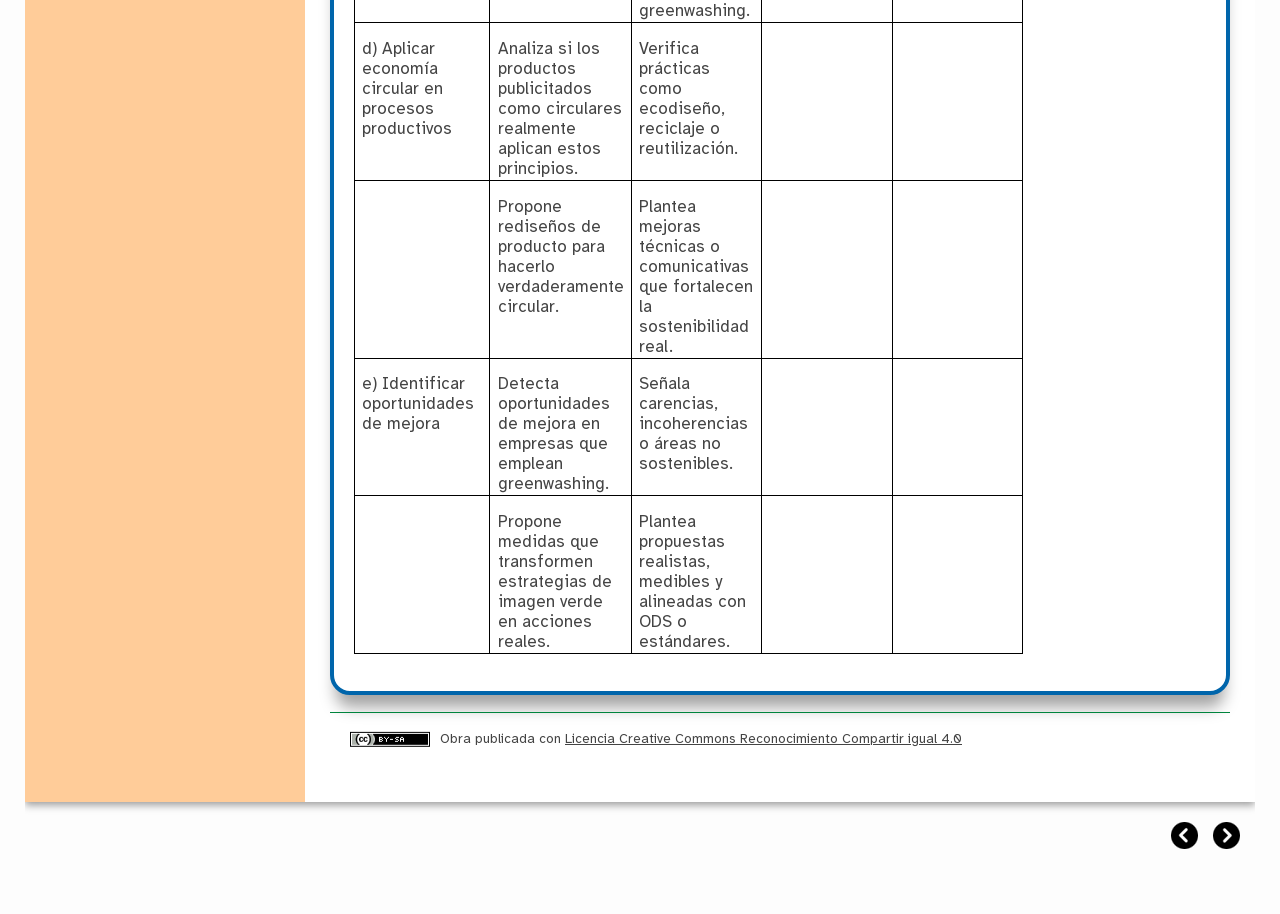
<file: 2_elementos_curriculares.html>
<!doctype html>
<html lang="es">
<head>
<link rel="stylesheet" type="text/css" href="base.css" />
<link rel="stylesheet" type="text/css" href="content.css" />
<link rel="stylesheet" type="text/css" href="nav.css" />
<meta http-equiv="content-type" content="text/html;  charset=utf-8" />
<title>2. Elementos curriculares | sa-greenwashing </title>
<link rel="shortcut icon" href="favicon.ico" type="image/x-icon" />
<meta name="author" content="ABGR" />
<link rel="license" type="text/html" href="http://creativecommons.org/licenses/by-sa/4.0/" />
<meta name="generator" content="eXeLearning 2.9 Portable - exelearning.net" />
<!--[if lt IE 9]><script type="text/javascript" src="exe_html5.js"></script><![endif]-->
<script type="text/javascript" src="exe_jquery.js"></script>
<script type="text/javascript" src="common_i18n.js"></script>
<script type="text/javascript" src="common.js"></script>
<meta name="viewport" content="width=device-width, initial-scale=1" />
</head>
<body class="exe-web-site" id="exe-node-3"><script type="text/javascript">document.body.className+=" js"</script>
<div id="content">
<p id="skipNav"><a href="#main" class="sr-av">Saltar la navegación</a></p>
<header id="header" ><div id="headerContent">sa-greenwashing</div></header>
<nav id="siteNav">
<ul>
   <li><a href="index.html" class="daddy main-node">Título. Descripción de la SA</a></li>
   <li><a href="1_intencin_educativa.html" class="no-ch">1. Intención educativa</a></li>
   <li id="active"><a href="2_elementos_curriculares.html" class="active no-ch">2. Elementos curriculares</a></li>
   <li><a href="3_metodologas_activas.html" class="no-ch">3. Metodologías activas</a></li>
   <li><a href="4_vinculacin_con_los_proyectos_y_programas_del_centro.html" class="no-ch">4. Vinculación con los proyectos y programas del centro</a></li>
   <li><a href="5_actividades_complementarias_y_extraescolares.html" class="no-ch">5. Actividades complementarias y extraescolares</a></li>
   <li><a href="6_atribucin_y_fichero_descargable.html" class="no-ch">6. Atribución y fichero descargable.</a></li>
</ul>
</nav>
<div id='topPagination'>
<nav class="pagination noprt">
<a href="1_intencin_educativa.html" class="prev"><span><span>&laquo; </span>Anterior</span></a> <span class="sep">| </span><a href="3_metodologas_activas.html" class="next"><span>Siguiente<span> &raquo;</span></span></a>
</nav>
</div>
<div id="main-wrapper">
<section id="main">
<header id="nodeDecoration"><h1 id="nodeTitle">2. Elementos curriculares</h1></header>
<article class="iDevice_wrapper textIdevice em_iDevice" id="id12">
<div class="iDevice emphasis1" >
<header class="iDevice_header iDevice_header_noIcon"><h1 class="iDeviceTitle">Objetivos del módulo ,RA, CE y CM integrados en la SdA</h1></header>
<div class="iDevice_inner">
<div class="iDevice_content_wrapper">
<div id="ta12_127_2" class="block iDevice_content">
<div class="exe-text"><p><strong>Objetivos del modulo que se trabajan en la situación de aprendizaje</strong></p>
<p><strong>a. Comprender los principios de sostenibilidad y su aplicación en la comunicación empresarial:</strong><br />- Identificar los aspectos ambientales, sociales y de gobernanza (ASG) en los mensajes de - sostenibilidad y en las campañas de marketing.<br />- Relacionar las estrategias de marketing con los Objetivos de Desarrollo Sostenible (ODS) y las certificaciones ambientales.</p>
<p><strong><span style="font-size: 1.05em;">b. Evaluar la autenticidad de las afirmaciones de sostenibilidad en las campañas empresariales:</span></strong></p>
<p>- Analizar los impactos reales de las acciones de las empresas frente a sus mensajes publicitarios.<br />- Identificar si las prácticas y mensajes empresariales cumplen con los criterios de sostenibilidad y no corresponden a prácticas de greenwashing.</p>
<p><strong>c. Diseñar estrategias de comunicación auténtica de sostenibilidad:</strong><br />- Desarrollar y proponer mensajes y campañas que reflejen prácticas sostenibles reales, evitando las tácticas de greenwashing.<br />- Elaborar informes y materiales de comunicación que respalden de forma transparente las acciones de sostenibilidad de la empresa.</p>
<p><strong>d) Sensibilizar y educar sobre el greenwashing y sus implicaciones:</strong><br />Utilizar herramientas de comunicación (debates, campañas de concienciación) para sensibilizar al público y a las organizaciones sobre los peligros del greenwashing y promover un consumo responsable.</p>
<p></p>
<p></p>
<table class="auto-style1" style="width: 100%;">
<tbody>
<tr>
<td class="auto-style4" style="width: 31.9945%; text-align: center;"></td>
<td class="auto-style4" style="width: 31.4404%; text-align: center;"><span style="font-size: 14pt;"><strong>CE</strong></span></td>
<td class="auto-style4" style="width: 35.1801%; text-align: center;"><span style="font-size: 14pt;"><strong>CM</strong></span></td>
</tr>
<tr>
<td class="auto-style7" style="width: 31.9945%;">
<ul style="list-style-type: square;">
<li style="text-align: justify;"><span style="font-size: 10pt;">RA1 Identifica los aspectos ambientales, sociales y de gobernanza (ASG) relativos a la sostenibilidad, teniendo en cuenta el concepto de desarrollo sostenible y los marcos internacionales que contribuyen a su consecución.</span></li>
</ul>
</td>
<td class="auto-style7" style="width: 31.4404%; text-align: justify;">
<ul>
<li><span style="font-size: 10pt;">CE1.a) Se ha descrito el concepto de sostenibilidad, estableciendo los marcos internacionales asociados.</span></li>
<li><span style="font-size: 10pt;">CE1.b) Se han identificado los aspectos ambientales, sociales y de gobernanza (ASG) de la sostenibilidad.</span></li>
</ul>
<ul>
<li><span style="font-size: 10pt;">CE1.c) Se han relacionado los aspectos ASG con los Objetivos de Desarrollo Sostenible (ODS).</span></li>
</ul>
<br />
<ul>
<li><span style="font-size: 10pt;">CE1.d) Se han identificado los indicadores de sostenibilidad utilizados en los marcos internacionales.</span></li>
</ul>
<ul>
<li><span style="font-size: 10pt;">CE1.e) Se han identificado los principales organismos internacionales que trabajan en el ámbito de la sostenibilidad.</span></li>
</ul>
</td>
<td class="auto-style5" style="width: 35.1801%;">
<ul data-pm-slice="3 3 []" data-spread="false">
<li>
<p class="auto-style6"><span style="font-size: 10pt;">Definición de sostenibilidad y desarrollo sostenible.</span></p>
</li>
<li>
<p class="auto-style6"><span style="font-size: 10pt;">Dimensiones ASG (ambiental, social y de gobernanza).</span></p>
</li>
<li>
<p class="auto-style6"><span style="font-size: 10pt;">Relación con los Objetivos de Desarrollo Sostenible (ODS).</span></p>
</li>
<li>
<p class="auto-style6"><span style="font-size: 10pt;">Principales marcos internacionales (Agenda 2030, Pacto Verde Europeo...).</span></p>
</li>
<li>
<p class="auto-style6"><span style="font-size: 10pt;">Indicadores básicos de sostenibilidad.</span></p>
</li>
</ul>
</td>
</tr>
<tr>
<td class="auto-style4" style="width: 31.9945%;">
<ul style="list-style-type: square;">
<li style="text-align: justify;"><span style="font-size: 10pt;">RA3 Aplica estrategias de comunicación y marketing sostenible, analizando su impacto en la percepción de la sostenibilidad por parte de la sociedad.</span></li>
</ul>
</td>
<td class="auto-style4" style="width: 31.4404%; text-align: justify;">
<ul data-pm-slice="3 3 []" data-spread="false">
<li>
<p><span style="font-size: 10pt;">CE3.a) Se han identificado las características de la comunicación y el marketing sostenible.</span></p>
</li>
<li>
<p><span style="font-size: 10pt;">CE3.b) Se han analizado ejemplos de campañas de comunicación y marketing sostenible.</span></p>
</li>
<li>
<p><span style="font-size: 10pt;">CE3.c) Se ha evaluado el impacto del greenwashing en la percepción pública de la sostenibilidad.</span></p>
</li>
<li>
<p><span style="font-size: 10pt;">CE3.d) Se han propuesto estrategias de comunicación que eviten el greenwashing y promuevan una imagen auténtica de sostenibilidad.</span></p>
</li>
<li>
<p><span style="font-size: 10pt;">CE3.e) Se han identificado certificaciones y etiquetas ecológicas que respaldan la veracidad de las afirmaciones sostenibles en productos y servicios.</span></p>
</li>
</ul>
</td>
<td class="auto-style4" style="width: 35.1801%;">
<ul data-pm-slice="3 3 []" data-spread="false">
<li>
<p><span style="font-size: 10pt;">Concepto de marketing sostenible y comunicación responsable.</span></p>
</li>
<li>
<p><span style="font-size: 10pt;">Diferencias entre publicidad responsable y greenwashing.</span></p>
</li>
<li>
<p><span style="font-size: 10pt;">Tipos de greenwashing: ecologismo superficial, lenguaje vago o engañoso, imágenes verdes sin respaldo real, información incompleta.</span></p>
</li>
<li>
<p><span style="font-size: 10pt;">Ejemplos reales de greenwashing.</span></p>
</li>
<li>
<p><span style="font-size: 10pt;">Estrategias de comunicación auténtica y ética.</span></p>
</li>
<li>
<p><span style="font-size: 10pt;">Etiquetado ecológico y certificaciones sostenibles (Ecolabel, FSC, ISO 14001, entre otras).</span></p>
</li>
<li>
<p><span style="font-size: 10pt;">Evaluación de la veracidad de los mensajes de sostenibilidad.</span></p>
</li>
<li>
<p><span style="font-size: 10pt;">Papel de la ciudadanía crítica y del consumo informado.</span></p>
</li>
</ul>
</td>
</tr>
</tbody>
</table>
<p></p></div>
</div>
</div>
</div>
</div>
</article>
<article class="iDevice_wrapper textIdevice em_iDevice" id="id13">
<div class="iDevice emphasis1" >
<header class="iDevice_header iDevice_header_noIcon"><h1 class="iDeviceTitle">Competencias específicas</h1></header>
<div class="iDevice_inner">
<div class="iDevice_content_wrapper">
<div id="ta13_128_2" class="block iDevice_content">
<div class="exe-text"><p>a) Integrar prácticas sostenibles en los sistemas productivos, considerando la reducción del impacto ambiental, la eficiencia energética y la gestión de residuos.</p>
<p>b) Gestionar de manera eficiente los recursos naturales en los procesos productivos, optimizando el uso de materiales y energía sin comprometer la calidad del producto final.</p>
<p>c) Cumplir con las normativas y regulaciones medioambientales aplicables en los procesos productivos, asegurando que los sistemas productivos se alineen con las exigencias legales y ambientales vigentes.</p>
<p>d) Aplicar principios de economía circular en los procesos productivos, favoreciendo la reutilización de materiales, el reciclaje y la reducción de residuos para minimizar el desperdicio y maximizar la sostenibilidad.</p>
<p>e) Identificar oportunidades de mejora en los procesos productivos para reducir el impacto ambiental y proponer soluciones para optimizar el uso de recursos y la eficiencia en los mismos.</p></div>
</div>
</div>
</div>
</div>
</article>
<article class="iDevice_wrapper textIdevice em_iDevice" id="id14">
<div class="iDevice emphasis1" >
<header class="iDevice_header iDevice_header_noIcon"><h1 class="iDeviceTitle">Saberes básicos</h1></header>
<div class="iDevice_inner">
<div class="iDevice_content_wrapper">
<div id="ta14_129_2" class="block iDevice_content">
<div class="exe-text"><p>1. <strong>Análisis de los impactos ambientales de la actividad humana</strong><br /><em>Saberes relacionados</em>:<br />Evaluación del impacto ambiental de los sistemas productivos.<br />Identificación de efectos directos e indirectos de las actividades económicas en el entorno.<br />Interpretación de informes y declaraciones ambientales.</p>
<p>🔗 <em>Relación con la SA</em>: El greenwashing implica una falsa o exagerada comunicación de impacto ambiental positivo. Analizarlo implica entender el impacto real de los sistemas productivos.</p>
<p>2. <strong>Integración de la sostenibilidad en los procesos productivos</strong><br /><em>Saberes relacionados</em>:<br />Estrategias de mejora ambiental aplicables a procesos productivos.<br />Principios de la economía circular.<br />Buenas prácticas ambientales y de responsabilidad social corporativa (RSC).</p>
<p>🔗 <em>Relación con la SA</em>: Distinguir entre buenas prácticas reales y estrategias engañosas de marketing es clave para abordar el greenwashing. También permite reflexionar sobre si las empresas realmente integran la sostenibilidad o solo la simulan.</p>
<p>3. <strong>Evaluación de la sostenibilidad de productos y servicios</strong><br /><em>Saberes relacionados</em>:<br />Criterios de evaluación de la sostenibilidad de productos.<br />Etiquetado ecológico y certificaciones ambientales (Ej. Ecolabel, ISO 14001).<br />Huella ecológica, huella hídrica y huella de carbono.<br />🔗 <em>Relación con la SA</em>: El greenwashing muchas veces implica el uso indebido o superficial de etiquetas ecológicas. La SA puede incluir actividades de análisis crítico de etiquetas reales y simuladas.</p>
<p>4. <strong>Comunicación y consumo responsable</strong><br /><em>Saberes relacionados:</em><br />Consumo consciente y crítico.<br />Publicidad engañosa en materia ambiental.<br />Información veraz sobre productos sostenibles.</p>
<p>🔗<em> Relación con la SA</em>: El núcleo de la SA sobre greenwashing está aquí. Se trata de formar consumidores y profesionales críticos ante el uso del lenguaje verde en la publicidad y el marketing.</p>
<p>5. <strong>Normativa y legislación ambiental</strong><br /><em>Saberes relacionados:</em><br />Normativa sobre etiquetado ambiental y publicidad.<br />Responsabilidad legal y ética en materia de sostenibilidad.</p>
<p>🔗 <em>Relación con la SA</em>: El greenwashing está relacionado con el incumplimiento (o bordeo) de leyes sobre publicidad engañosa. Conocer la legislación refuerza la competencia ética y profesional.</p>
<p>Resumen</p>
<table border="1" style="width: 70.4978%;">
<tbody>
<tr>
<td style="width: 24.2382%;"><span style="font-size: 10pt;">Bloque</span></td>
<td style="width: 46.2604%;"><span style="font-size: 10pt;">Saberes clave relacionados</span></td>
</tr>
<tr>
<td style="width: 24.2382%;"><span style="font-size: 10pt;">Impacto ambiental</span></td>
<td style="width: 46.2604%;"><span style="font-size: 10pt;">Evaluación del impacto, lectura crítica de informes</span></td>
</tr>
<tr>
<td style="width: 24.2382%;"><span style="font-size: 10pt;">Mejora sostenible</span></td>
<td style="width: 46.2604%;"><span style="font-size: 10pt;">Buenas prácticas reales vs apariencias</span></td>
</tr>
<tr>
<td style="width: 24.2382%;"><span style="font-size: 10pt;">Evaluación de productos</span></td>
<td style="width: 46.2604%;"><span style="font-size: 10pt;">Etiquetado ecológico, huellas ambientales</span></td>
</tr>
<tr>
<td style="width: 24.2382%;"><span style="font-size: 10pt;">Consumo y comunicación</span></td>
<td style="width: 46.2604%;"><span style="font-size: 10pt;">Publicidad engañosa, consumo crítico</span></td>
</tr>
<tr>
<td style="width: 24.2382%;"><span style="font-size: 10pt;">Normativa</span></td>
<td style="width: 46.2604%;"><span style="font-size: 10pt;">Legislación sobre sostenibilidad y ética</span></td>
</tr>
</tbody>
</table></div>
</div>
</div>
</div>
</div>
</article>
<article class="iDevice_wrapper textIdevice em_iDevice" id="id15">
<div class="iDevice emphasis1" >
<header class="iDevice_header iDevice_header_noIcon"><h1 class="iDeviceTitle">Criterios de evaluación relacionados con las competencias específicas</h1></header>
<div class="iDevice_inner">
<div class="iDevice_content_wrapper">
<div id="ta15_130_2" class="block iDevice_content">
<div class="exe-text"><p>a) <strong>Integrar prácticas sostenibles en los sistemas productivos...</strong><br />Criterios desarrollados:</p>
<ul>
<li>Evalúa la autenticidad de las prácticas sostenibles comunicadas por una empresa, identificando indicios de greenwashing.</li>
<li>Contrasta las declaraciones de sostenibilidad con la realidad de los procesos productivos que describe la empresa.</li>
<li>Propone medidas para sustituir acciones de greenwashing por prácticas sostenibles verificables.</li>
</ul>
<p>b) <strong>Gestionar de manera eficiente los recursos naturales...</strong><br />Criterios desarrollados:</p>
<ul>
<li>Identifica si las campañas de sostenibilidad se apoyan en mejoras reales de eficiencia energética o son meramente decorativas.</li>
<li>Analiza la relación entre eficiencia de recursos y la narrativa verde empleada en productos o servicios.</li>
<li>Evalúa si existe coherencia entre los recursos utilizados y la imagen de producto sostenible que se proyecta.<strong></strong></li>
</ul>
<p>c)<strong> Cumplir con las normativas y regulaciones medioambientales...</strong><br />Criterios desarrollados:</p>
<ul>
<li>Reconoce cuándo el greenwashing puede suponer un incumplimiento de la legislación sobre publicidad engañosa o etiquetado ambiental.</li>
<li>Interpreta la normativa vigente relacionada con la comunicación ambiental de productos y servicios.</li>
<li>Evalúa casos reales o simulados en los que se detecta posible incumplimiento normativo derivado del greenwashing.</li>
</ul>
<p><br />d) <strong>Aplicar principios de economía circular...</strong><br />Criterios desarrollados:</p>
<ul>
<li>Analiza si los productos o servicios que se publicitan como circulares realmente incorporan principios como la reutilización, reciclaje o diseño sostenible.</li>
<li>Identifica estrategias de greenwashing que ocultan prácticas lineales bajo etiquetas de economía circular.</li>
<li>Propone formas de rediseñar el producto o servicio para hacerlo verdaderamente circular.<strong></strong></li>
</ul>
<p>e) <strong>Identificar oportunidades de mejora en los procesos productivos...</strong><br />Criterios desarrollados:</p>
<ul>
<li>Detecta oportunidades de mejora en los procesos actuales de empresas que utilizan greenwashing, diferenciando apariencia de sostenibilidad de impacto real.</li>
<li>Propone alternativas que transformen las estrategias de imagen verde en acciones sostenibles medibles.</li>
<li>Evalúa los beneficios ambientales, sociales y reputacionales de adoptar medidas reales frente a continuar con el greenwashing.</li>
</ul>
<p>Uso de estos criterios<br />Mediante rúbricas específicas y/o actividades prácticas, como:</p>
<p>- Análisis de campañas de greenwashing reales.<br />- Comparativas entre productos con sostenibilidad demostrada y productos "verde fachada".<br />- Simulaciones en las que el alumnado detecta, corrige y propone acciones más sostenibles.</p>
<p>Rúbrica de evaluación</p>
<p>Escala de valoración</p>
<ul>
<li>Alto (3 puntos): Identifica, analiza y propone con profundidad y claridad. Muestra pensamiento crítico y conocimiento normativo.</li>
<li>Medio (2 puntos): Realiza análisis correctos con algunas propuestas de mejora, pero le falta profundidad o precisión normativa.</li>
<li>Bajo (1 punto): Detecta superficialmente el greenwashing sin propuesta clara de mejora o sin análisis crítico</li>
</ul>
<p></p>
<table border="1" cellpadding="0" cellspacing="0" class="MsoTableGrid" style="border-collapse: collapse; border: none; mso-border-alt: solid windowtext .5pt; mso-yfti-tbllook: 1184; mso-padding-alt: 0cm 5.4pt 0cm 5.4pt;">
<tbody>
<tr style="mso-yfti-irow: 0; mso-yfti-firstrow: yes;">
<td style="width: 86.4pt; border: solid windowtext 1.0pt; mso-border-alt: solid windowtext .5pt; padding: 0cm 5.4pt 0cm 5.4pt;" valign="top" width="115">
<p class="MsoNormal" style="margin-bottom: 0cm; line-height: normal;"><span lang="EN-US">Competencia específica<o:p></o:p></span></p>
</td>
<td style="width: 86.4pt; border: solid windowtext 1.0pt; border-left: none; mso-border-left-alt: solid windowtext .5pt; mso-border-alt: solid windowtext .5pt; padding: 0cm 5.4pt 0cm 5.4pt;" valign="top" width="115">
<p class="MsoNormal" style="margin-bottom: 0cm; line-height: normal;"><span lang="EN-US">Criterio de evaluación desarrollado<o:p></o:p></span></p>
</td>
<td style="width: 86.4pt; border: solid windowtext 1.0pt; border-left: none; mso-border-left-alt: solid windowtext .5pt; mso-border-alt: solid windowtext .5pt; padding: 0cm 5.4pt 0cm 5.4pt;" valign="top" width="115">
<p class="MsoNormal" style="margin-bottom: 0cm; line-height: normal;"><span lang="EN-US">Indicadores observables<o:p></o:p></span></p>
</td>
<td style="width: 86.4pt; border: solid windowtext 1.0pt; border-left: none; mso-border-left-alt: solid windowtext .5pt; mso-border-alt: solid windowtext .5pt; padding: 0cm 5.4pt 0cm 5.4pt;" valign="top" width="115">
<p class="MsoNormal" style="margin-bottom: 0cm; line-height: normal;"><span lang="EN-US">Nivel de logro<br />(1-3)<o:p></o:p></span></p>
</td>
<td style="width: 86.4pt; border: solid windowtext 1.0pt; border-left: none; mso-border-left-alt: solid windowtext .5pt; mso-border-alt: solid windowtext .5pt; padding: 0cm 5.4pt 0cm 5.4pt;" valign="top" width="115">
<p class="MsoNormal" style="margin-bottom: 0cm; line-height: normal;"><span lang="EN-US">Observaciones<o:p></o:p></span></p>
</td>
</tr>
<tr style="mso-yfti-irow: 1;">
<td style="width: 86.4pt; border: solid windowtext 1.0pt; border-top: none; mso-border-top-alt: solid windowtext .5pt; mso-border-alt: solid windowtext .5pt; padding: 0cm 5.4pt 0cm 5.4pt;" valign="top" width="115">
<p class="MsoNormal" style="margin-bottom: 0cm; line-height: normal;"><span lang="EN-US">a) Integrar prácticas sostenibles en los sistemas productivos<o:p></o:p></span></p>
</td>
<td style="width: 86.4pt; border-top: none; border-left: none; border-bottom: solid windowtext 1.0pt; border-right: solid windowtext 1.0pt; mso-border-top-alt: solid windowtext .5pt; mso-border-left-alt: solid windowtext .5pt; mso-border-alt: solid windowtext .5pt; padding: 0cm 5.4pt 0cm 5.4pt;" valign="top" width="115">
<p class="MsoNormal" style="margin-bottom: 0cm; line-height: normal;"><span lang="EN-US">Evalúa la autenticidad de las prácticas sostenibles comunicadas por una empresa, identificando indicios de greenwashing.<o:p></o:p></span></p>
</td>
<td style="width: 86.4pt; border-top: none; border-left: none; border-bottom: solid windowtext 1.0pt; border-right: solid windowtext 1.0pt; mso-border-top-alt: solid windowtext .5pt; mso-border-left-alt: solid windowtext .5pt; mso-border-alt: solid windowtext .5pt; padding: 0cm 5.4pt 0cm 5.4pt;" valign="top" width="115">
<p class="MsoNormal" style="margin-bottom: 0cm; line-height: normal;"><span lang="EN-US">Identifica incoherencias entre el mensaje y la práctica real.<br />Analiza campañas o etiquetas.<o:p></o:p></span></p>
</td>
<td style="width: 86.4pt; border-top: none; border-left: none; border-bottom: solid windowtext 1.0pt; border-right: solid windowtext 1.0pt; mso-border-top-alt: solid windowtext .5pt; mso-border-left-alt: solid windowtext .5pt; mso-border-alt: solid windowtext .5pt; padding: 0cm 5.4pt 0cm 5.4pt;" valign="top" width="115">
<p class="MsoNormal" style="margin-bottom: 0cm; line-height: normal;"><span lang="EN-US"><o:p> </o:p></span></p>
</td>
<td style="width: 86.4pt; border-top: none; border-left: none; border-bottom: solid windowtext 1.0pt; border-right: solid windowtext 1.0pt; mso-border-top-alt: solid windowtext .5pt; mso-border-left-alt: solid windowtext .5pt; mso-border-alt: solid windowtext .5pt; padding: 0cm 5.4pt 0cm 5.4pt;" valign="top" width="115">
<p class="MsoNormal" style="margin-bottom: 0cm; line-height: normal;"><span lang="EN-US"><o:p> </o:p></span></p>
</td>
</tr>
<tr style="mso-yfti-irow: 2;">
<td style="width: 86.4pt; border: solid windowtext 1.0pt; border-top: none; mso-border-top-alt: solid windowtext .5pt; mso-border-alt: solid windowtext .5pt; padding: 0cm 5.4pt 0cm 5.4pt;" valign="top" width="115">
<p class="MsoNormal" style="margin-bottom: 0cm; line-height: normal;"><span lang="EN-US"><o:p> </o:p></span></p>
</td>
<td style="width: 86.4pt; border-top: none; border-left: none; border-bottom: solid windowtext 1.0pt; border-right: solid windowtext 1.0pt; mso-border-top-alt: solid windowtext .5pt; mso-border-left-alt: solid windowtext .5pt; mso-border-alt: solid windowtext .5pt; padding: 0cm 5.4pt 0cm 5.4pt;" valign="top" width="115">
<p class="MsoNormal" style="margin-bottom: 0cm; line-height: normal;"><span lang="EN-US">Propone medidas para sustituir acciones de greenwashing por prácticas sostenibles verificables.<o:p></o:p></span></p>
</td>
<td style="width: 86.4pt; border-top: none; border-left: none; border-bottom: solid windowtext 1.0pt; border-right: solid windowtext 1.0pt; mso-border-top-alt: solid windowtext .5pt; mso-border-left-alt: solid windowtext .5pt; mso-border-alt: solid windowtext .5pt; padding: 0cm 5.4pt 0cm 5.4pt;" valign="top" width="115">
<p class="MsoNormal" style="margin-bottom: 0cm; line-height: normal;"><span lang="EN-US">Presenta propuestas viables, justificadas y alineadas con la sostenibilidad.<o:p></o:p></span></p>
</td>
<td style="width: 86.4pt; border-top: none; border-left: none; border-bottom: solid windowtext 1.0pt; border-right: solid windowtext 1.0pt; mso-border-top-alt: solid windowtext .5pt; mso-border-left-alt: solid windowtext .5pt; mso-border-alt: solid windowtext .5pt; padding: 0cm 5.4pt 0cm 5.4pt;" valign="top" width="115">
<p class="MsoNormal" style="margin-bottom: 0cm; line-height: normal;"><span lang="EN-US"><o:p> </o:p></span></p>
</td>
<td style="width: 86.4pt; border-top: none; border-left: none; border-bottom: solid windowtext 1.0pt; border-right: solid windowtext 1.0pt; mso-border-top-alt: solid windowtext .5pt; mso-border-left-alt: solid windowtext .5pt; mso-border-alt: solid windowtext .5pt; padding: 0cm 5.4pt 0cm 5.4pt;" valign="top" width="115">
<p class="MsoNormal" style="margin-bottom: 0cm; line-height: normal;"><span lang="EN-US"><o:p> </o:p></span></p>
</td>
</tr>
<tr style="mso-yfti-irow: 3;">
<td style="width: 86.4pt; border: solid windowtext 1.0pt; border-top: none; mso-border-top-alt: solid windowtext .5pt; mso-border-alt: solid windowtext .5pt; padding: 0cm 5.4pt 0cm 5.4pt;" valign="top" width="115">
<p class="MsoNormal" style="margin-bottom: 0cm; line-height: normal;"><span lang="EN-US">b) Gestionar eficientemente los recursos naturales<o:p></o:p></span></p>
</td>
<td style="width: 86.4pt; border-top: none; border-left: none; border-bottom: solid windowtext 1.0pt; border-right: solid windowtext 1.0pt; mso-border-top-alt: solid windowtext .5pt; mso-border-left-alt: solid windowtext .5pt; mso-border-alt: solid windowtext .5pt; padding: 0cm 5.4pt 0cm 5.4pt;" valign="top" width="115">
<p class="MsoNormal" style="margin-bottom: 0cm; line-height: normal;"><span lang="EN-US">Analiza si las estrategias de marketing verde se apoyan en mejoras reales de eficiencia.<o:p></o:p></span></p>
</td>
<td style="width: 86.4pt; border-top: none; border-left: none; border-bottom: solid windowtext 1.0pt; border-right: solid windowtext 1.0pt; mso-border-top-alt: solid windowtext .5pt; mso-border-left-alt: solid windowtext .5pt; mso-border-alt: solid windowtext .5pt; padding: 0cm 5.4pt 0cm 5.4pt;" valign="top" width="115">
<p class="MsoNormal" style="margin-bottom: 0cm; line-height: normal;"><span lang="EN-US">Relaciona datos de uso de recursos con la comunicación del producto.<o:p></o:p></span></p>
</td>
<td style="width: 86.4pt; border-top: none; border-left: none; border-bottom: solid windowtext 1.0pt; border-right: solid windowtext 1.0pt; mso-border-top-alt: solid windowtext .5pt; mso-border-left-alt: solid windowtext .5pt; mso-border-alt: solid windowtext .5pt; padding: 0cm 5.4pt 0cm 5.4pt;" valign="top" width="115">
<p class="MsoNormal" style="margin-bottom: 0cm; line-height: normal;"><span lang="EN-US"><o:p> </o:p></span></p>
</td>
<td style="width: 86.4pt; border-top: none; border-left: none; border-bottom: solid windowtext 1.0pt; border-right: solid windowtext 1.0pt; mso-border-top-alt: solid windowtext .5pt; mso-border-left-alt: solid windowtext .5pt; mso-border-alt: solid windowtext .5pt; padding: 0cm 5.4pt 0cm 5.4pt;" valign="top" width="115">
<p class="MsoNormal" style="margin-bottom: 0cm; line-height: normal;"><span lang="EN-US"><o:p> </o:p></span></p>
</td>
</tr>
<tr style="mso-yfti-irow: 4;">
<td style="width: 86.4pt; border: solid windowtext 1.0pt; border-top: none; mso-border-top-alt: solid windowtext .5pt; mso-border-alt: solid windowtext .5pt; padding: 0cm 5.4pt 0cm 5.4pt;" valign="top" width="115">
<p class="MsoNormal" style="margin-bottom: 0cm; line-height: normal;"><span lang="EN-US"><o:p> </o:p></span></p>
</td>
<td style="width: 86.4pt; border-top: none; border-left: none; border-bottom: solid windowtext 1.0pt; border-right: solid windowtext 1.0pt; mso-border-top-alt: solid windowtext .5pt; mso-border-left-alt: solid windowtext .5pt; mso-border-alt: solid windowtext .5pt; padding: 0cm 5.4pt 0cm 5.4pt;" valign="top" width="115">
<p class="MsoNormal" style="margin-bottom: 0cm; line-height: normal;"><span lang="EN-US">Evalúa la coherencia entre consumo de recursos y narrativa sostenible.<o:p></o:p></span></p>
</td>
<td style="width: 86.4pt; border-top: none; border-left: none; border-bottom: solid windowtext 1.0pt; border-right: solid windowtext 1.0pt; mso-border-top-alt: solid windowtext .5pt; mso-border-left-alt: solid windowtext .5pt; mso-border-alt: solid windowtext .5pt; padding: 0cm 5.4pt 0cm 5.4pt;" valign="top" width="115">
<p class="MsoNormal" style="margin-bottom: 0cm; line-height: normal;"><span lang="EN-US">Detecta desajustes entre los materiales y el mensaje publicitario.<o:p></o:p></span></p>
</td>
<td style="width: 86.4pt; border-top: none; border-left: none; border-bottom: solid windowtext 1.0pt; border-right: solid windowtext 1.0pt; mso-border-top-alt: solid windowtext .5pt; mso-border-left-alt: solid windowtext .5pt; mso-border-alt: solid windowtext .5pt; padding: 0cm 5.4pt 0cm 5.4pt;" valign="top" width="115">
<p class="MsoNormal" style="margin-bottom: 0cm; line-height: normal;"><span lang="EN-US"><o:p> </o:p></span></p>
</td>
<td style="width: 86.4pt; border-top: none; border-left: none; border-bottom: solid windowtext 1.0pt; border-right: solid windowtext 1.0pt; mso-border-top-alt: solid windowtext .5pt; mso-border-left-alt: solid windowtext .5pt; mso-border-alt: solid windowtext .5pt; padding: 0cm 5.4pt 0cm 5.4pt;" valign="top" width="115">
<p class="MsoNormal" style="margin-bottom: 0cm; line-height: normal;"><span lang="EN-US"><o:p> </o:p></span></p>
</td>
</tr>
<tr style="mso-yfti-irow: 5;">
<td style="width: 86.4pt; border: solid windowtext 1.0pt; border-top: none; mso-border-top-alt: solid windowtext .5pt; mso-border-alt: solid windowtext .5pt; padding: 0cm 5.4pt 0cm 5.4pt;" valign="top" width="115">
<p class="MsoNormal" style="margin-bottom: 0cm; line-height: normal;"><span lang="EN-US">c) Cumplir con la normativa ambiental<o:p></o:p></span></p>
</td>
<td style="width: 86.4pt; border-top: none; border-left: none; border-bottom: solid windowtext 1.0pt; border-right: solid windowtext 1.0pt; mso-border-top-alt: solid windowtext .5pt; mso-border-left-alt: solid windowtext .5pt; mso-border-alt: solid windowtext .5pt; padding: 0cm 5.4pt 0cm 5.4pt;" valign="top" width="115">
<p class="MsoNormal" style="margin-bottom: 0cm; line-height: normal;"><span lang="EN-US">Reconoce cuándo el greenwashing puede suponer incumplimiento legal.<o:p></o:p></span></p>
</td>
<td style="width: 86.4pt; border-top: none; border-left: none; border-bottom: solid windowtext 1.0pt; border-right: solid windowtext 1.0pt; mso-border-top-alt: solid windowtext .5pt; mso-border-left-alt: solid windowtext .5pt; mso-border-alt: solid windowtext .5pt; padding: 0cm 5.4pt 0cm 5.4pt;" valign="top" width="115">
<p class="MsoNormal" style="margin-bottom: 0cm; line-height: normal;"><span lang="EN-US">Identifica casos reales o simulados y los relaciona con normativa vigente.<o:p></o:p></span></p>
</td>
<td style="width: 86.4pt; border-top: none; border-left: none; border-bottom: solid windowtext 1.0pt; border-right: solid windowtext 1.0pt; mso-border-top-alt: solid windowtext .5pt; mso-border-left-alt: solid windowtext .5pt; mso-border-alt: solid windowtext .5pt; padding: 0cm 5.4pt 0cm 5.4pt;" valign="top" width="115">
<p class="MsoNormal" style="margin-bottom: 0cm; line-height: normal;"><span lang="EN-US"><o:p> </o:p></span></p>
</td>
<td style="width: 86.4pt; border-top: none; border-left: none; border-bottom: solid windowtext 1.0pt; border-right: solid windowtext 1.0pt; mso-border-top-alt: solid windowtext .5pt; mso-border-left-alt: solid windowtext .5pt; mso-border-alt: solid windowtext .5pt; padding: 0cm 5.4pt 0cm 5.4pt;" valign="top" width="115">
<p class="MsoNormal" style="margin-bottom: 0cm; line-height: normal;"><span lang="EN-US"><o:p> </o:p></span></p>
</td>
</tr>
<tr style="mso-yfti-irow: 6;">
<td style="width: 86.4pt; border: solid windowtext 1.0pt; border-top: none; mso-border-top-alt: solid windowtext .5pt; mso-border-alt: solid windowtext .5pt; padding: 0cm 5.4pt 0cm 5.4pt;" valign="top" width="115">
<p class="MsoNormal" style="margin-bottom: 0cm; line-height: normal;"><span lang="EN-US"><o:p> </o:p></span></p>
</td>
<td style="width: 86.4pt; border-top: none; border-left: none; border-bottom: solid windowtext 1.0pt; border-right: solid windowtext 1.0pt; mso-border-top-alt: solid windowtext .5pt; mso-border-left-alt: solid windowtext .5pt; mso-border-alt: solid windowtext .5pt; padding: 0cm 5.4pt 0cm 5.4pt;" valign="top" width="115">
<p class="MsoNormal" style="margin-bottom: 0cm; line-height: normal;"><span lang="EN-US">Interpreta la normativa ambiental y de publicidad sostenible.<o:p></o:p></span></p>
</td>
<td style="width: 86.4pt; border-top: none; border-left: none; border-bottom: solid windowtext 1.0pt; border-right: solid windowtext 1.0pt; mso-border-top-alt: solid windowtext .5pt; mso-border-left-alt: solid windowtext .5pt; mso-border-alt: solid windowtext .5pt; padding: 0cm 5.4pt 0cm 5.4pt;" valign="top" width="115">
<p class="MsoNormal" style="margin-bottom: 0cm; line-height: normal;"><span lang="EN-US">Muestra comprensión de la ley y su aplicación a casos de greenwashing.<o:p></o:p></span></p>
</td>
<td style="width: 86.4pt; border-top: none; border-left: none; border-bottom: solid windowtext 1.0pt; border-right: solid windowtext 1.0pt; mso-border-top-alt: solid windowtext .5pt; mso-border-left-alt: solid windowtext .5pt; mso-border-alt: solid windowtext .5pt; padding: 0cm 5.4pt 0cm 5.4pt;" valign="top" width="115">
<p class="MsoNormal" style="margin-bottom: 0cm; line-height: normal;"><span lang="EN-US"><o:p> </o:p></span></p>
</td>
<td style="width: 86.4pt; border-top: none; border-left: none; border-bottom: solid windowtext 1.0pt; border-right: solid windowtext 1.0pt; mso-border-top-alt: solid windowtext .5pt; mso-border-left-alt: solid windowtext .5pt; mso-border-alt: solid windowtext .5pt; padding: 0cm 5.4pt 0cm 5.4pt;" valign="top" width="115">
<p class="MsoNormal" style="margin-bottom: 0cm; line-height: normal;"><span lang="EN-US"><o:p> </o:p></span></p>
</td>
</tr>
<tr style="mso-yfti-irow: 7;">
<td style="width: 86.4pt; border: solid windowtext 1.0pt; border-top: none; mso-border-top-alt: solid windowtext .5pt; mso-border-alt: solid windowtext .5pt; padding: 0cm 5.4pt 0cm 5.4pt;" valign="top" width="115">
<p class="MsoNormal" style="margin-bottom: 0cm; line-height: normal;"><span lang="EN-US">d) Aplicar economía circular en procesos productivos<o:p></o:p></span></p>
</td>
<td style="width: 86.4pt; border-top: none; border-left: none; border-bottom: solid windowtext 1.0pt; border-right: solid windowtext 1.0pt; mso-border-top-alt: solid windowtext .5pt; mso-border-left-alt: solid windowtext .5pt; mso-border-alt: solid windowtext .5pt; padding: 0cm 5.4pt 0cm 5.4pt;" valign="top" width="115">
<p class="MsoNormal" style="margin-bottom: 0cm; line-height: normal;"><span lang="EN-US">Analiza si los productos publicitados como circulares realmente aplican estos principios.<o:p></o:p></span></p>
</td>
<td style="width: 86.4pt; border-top: none; border-left: none; border-bottom: solid windowtext 1.0pt; border-right: solid windowtext 1.0pt; mso-border-top-alt: solid windowtext .5pt; mso-border-left-alt: solid windowtext .5pt; mso-border-alt: solid windowtext .5pt; padding: 0cm 5.4pt 0cm 5.4pt;" valign="top" width="115">
<p class="MsoNormal" style="margin-bottom: 0cm; line-height: normal;"><span lang="EN-US">Verifica prácticas como ecodiseño, reciclaje o reutilización.<o:p></o:p></span></p>
</td>
<td style="width: 86.4pt; border-top: none; border-left: none; border-bottom: solid windowtext 1.0pt; border-right: solid windowtext 1.0pt; mso-border-top-alt: solid windowtext .5pt; mso-border-left-alt: solid windowtext .5pt; mso-border-alt: solid windowtext .5pt; padding: 0cm 5.4pt 0cm 5.4pt;" valign="top" width="115">
<p class="MsoNormal" style="margin-bottom: 0cm; line-height: normal;"><span lang="EN-US"><o:p> </o:p></span></p>
</td>
<td style="width: 86.4pt; border-top: none; border-left: none; border-bottom: solid windowtext 1.0pt; border-right: solid windowtext 1.0pt; mso-border-top-alt: solid windowtext .5pt; mso-border-left-alt: solid windowtext .5pt; mso-border-alt: solid windowtext .5pt; padding: 0cm 5.4pt 0cm 5.4pt;" valign="top" width="115">
<p class="MsoNormal" style="margin-bottom: 0cm; line-height: normal;"><span lang="EN-US"><o:p> </o:p></span></p>
</td>
</tr>
<tr style="mso-yfti-irow: 8;">
<td style="width: 86.4pt; border: solid windowtext 1.0pt; border-top: none; mso-border-top-alt: solid windowtext .5pt; mso-border-alt: solid windowtext .5pt; padding: 0cm 5.4pt 0cm 5.4pt;" valign="top" width="115">
<p class="MsoNormal" style="margin-bottom: 0cm; line-height: normal;"><span lang="EN-US"><o:p> </o:p></span></p>
</td>
<td style="width: 86.4pt; border-top: none; border-left: none; border-bottom: solid windowtext 1.0pt; border-right: solid windowtext 1.0pt; mso-border-top-alt: solid windowtext .5pt; mso-border-left-alt: solid windowtext .5pt; mso-border-alt: solid windowtext .5pt; padding: 0cm 5.4pt 0cm 5.4pt;" valign="top" width="115">
<p class="MsoNormal" style="margin-bottom: 0cm; line-height: normal;"><span lang="EN-US">Propone rediseños de producto para hacerlo verdaderamente circular.<o:p></o:p></span></p>
</td>
<td style="width: 86.4pt; border-top: none; border-left: none; border-bottom: solid windowtext 1.0pt; border-right: solid windowtext 1.0pt; mso-border-top-alt: solid windowtext .5pt; mso-border-left-alt: solid windowtext .5pt; mso-border-alt: solid windowtext .5pt; padding: 0cm 5.4pt 0cm 5.4pt;" valign="top" width="115">
<p class="MsoNormal" style="margin-bottom: 0cm; line-height: normal;"><span lang="EN-US">Plantea mejoras técnicas o comunicativas que fortalecen la sostenibilidad real.<o:p></o:p></span></p>
</td>
<td style="width: 86.4pt; border-top: none; border-left: none; border-bottom: solid windowtext 1.0pt; border-right: solid windowtext 1.0pt; mso-border-top-alt: solid windowtext .5pt; mso-border-left-alt: solid windowtext .5pt; mso-border-alt: solid windowtext .5pt; padding: 0cm 5.4pt 0cm 5.4pt;" valign="top" width="115">
<p class="MsoNormal" style="margin-bottom: 0cm; line-height: normal;"><span lang="EN-US"><o:p> </o:p></span></p>
</td>
<td style="width: 86.4pt; border-top: none; border-left: none; border-bottom: solid windowtext 1.0pt; border-right: solid windowtext 1.0pt; mso-border-top-alt: solid windowtext .5pt; mso-border-left-alt: solid windowtext .5pt; mso-border-alt: solid windowtext .5pt; padding: 0cm 5.4pt 0cm 5.4pt;" valign="top" width="115">
<p class="MsoNormal" style="margin-bottom: 0cm; line-height: normal;"><span lang="EN-US"><o:p> </o:p></span></p>
</td>
</tr>
<tr style="mso-yfti-irow: 9;">
<td style="width: 86.4pt; border: solid windowtext 1.0pt; border-top: none; mso-border-top-alt: solid windowtext .5pt; mso-border-alt: solid windowtext .5pt; padding: 0cm 5.4pt 0cm 5.4pt;" valign="top" width="115">
<p class="MsoNormal" style="margin-bottom: 0cm; line-height: normal;"><span lang="EN-US">e) Identificar oportunidades de mejora<o:p></o:p></span></p>
</td>
<td style="width: 86.4pt; border-top: none; border-left: none; border-bottom: solid windowtext 1.0pt; border-right: solid windowtext 1.0pt; mso-border-top-alt: solid windowtext .5pt; mso-border-left-alt: solid windowtext .5pt; mso-border-alt: solid windowtext .5pt; padding: 0cm 5.4pt 0cm 5.4pt;" valign="top" width="115">
<p class="MsoNormal" style="margin-bottom: 0cm; line-height: normal;"><span lang="EN-US">Detecta oportunidades de mejora en empresas que emplean greenwashing.<o:p></o:p></span></p>
</td>
<td style="width: 86.4pt; border-top: none; border-left: none; border-bottom: solid windowtext 1.0pt; border-right: solid windowtext 1.0pt; mso-border-top-alt: solid windowtext .5pt; mso-border-left-alt: solid windowtext .5pt; mso-border-alt: solid windowtext .5pt; padding: 0cm 5.4pt 0cm 5.4pt;" valign="top" width="115">
<p class="MsoNormal" style="margin-bottom: 0cm; line-height: normal;"><span lang="EN-US">Señala carencias, incoherencias o áreas no sostenibles.<o:p></o:p></span></p>
</td>
<td style="width: 86.4pt; border-top: none; border-left: none; border-bottom: solid windowtext 1.0pt; border-right: solid windowtext 1.0pt; mso-border-top-alt: solid windowtext .5pt; mso-border-left-alt: solid windowtext .5pt; mso-border-alt: solid windowtext .5pt; padding: 0cm 5.4pt 0cm 5.4pt;" valign="top" width="115">
<p class="MsoNormal" style="margin-bottom: 0cm; line-height: normal;"><span lang="EN-US"><o:p> </o:p></span></p>
</td>
<td style="width: 86.4pt; border-top: none; border-left: none; border-bottom: solid windowtext 1.0pt; border-right: solid windowtext 1.0pt; mso-border-top-alt: solid windowtext .5pt; mso-border-left-alt: solid windowtext .5pt; mso-border-alt: solid windowtext .5pt; padding: 0cm 5.4pt 0cm 5.4pt;" valign="top" width="115">
<p class="MsoNormal" style="margin-bottom: 0cm; line-height: normal;"><span lang="EN-US"><o:p> </o:p></span></p>
</td>
</tr>
<tr style="mso-yfti-irow: 10; mso-yfti-lastrow: yes;">
<td style="width: 86.4pt; border: solid windowtext 1.0pt; border-top: none; mso-border-top-alt: solid windowtext .5pt; mso-border-alt: solid windowtext .5pt; padding: 0cm 5.4pt 0cm 5.4pt;" valign="top" width="115">
<p class="MsoNormal" style="margin-bottom: 0cm; line-height: normal;"><span lang="EN-US"><o:p> </o:p></span></p>
</td>
<td style="width: 86.4pt; border-top: none; border-left: none; border-bottom: solid windowtext 1.0pt; border-right: solid windowtext 1.0pt; mso-border-top-alt: solid windowtext .5pt; mso-border-left-alt: solid windowtext .5pt; mso-border-alt: solid windowtext .5pt; padding: 0cm 5.4pt 0cm 5.4pt;" valign="top" width="115">
<p class="MsoNormal" style="margin-bottom: 0cm; line-height: normal;"><span lang="EN-US">Propone medidas que transformen estrategias de imagen verde en acciones reales.<o:p></o:p></span></p>
</td>
<td style="width: 86.4pt; border-top: none; border-left: none; border-bottom: solid windowtext 1.0pt; border-right: solid windowtext 1.0pt; mso-border-top-alt: solid windowtext .5pt; mso-border-left-alt: solid windowtext .5pt; mso-border-alt: solid windowtext .5pt; padding: 0cm 5.4pt 0cm 5.4pt;" valign="top" width="115">
<p class="MsoNormal" style="margin-bottom: 0cm; line-height: normal;"><span lang="EN-US">Plantea propuestas realistas, medibles y alineadas con ODS o estándares.<o:p></o:p></span></p>
</td>
<td style="width: 86.4pt; border-top: none; border-left: none; border-bottom: solid windowtext 1.0pt; border-right: solid windowtext 1.0pt; mso-border-top-alt: solid windowtext .5pt; mso-border-left-alt: solid windowtext .5pt; mso-border-alt: solid windowtext .5pt; padding: 0cm 5.4pt 0cm 5.4pt;" valign="top" width="115">
<p class="MsoNormal" style="margin-bottom: 0cm; line-height: normal;"><span lang="EN-US"><o:p> </o:p></span></p>
</td>
<td style="width: 86.4pt; border-top: none; border-left: none; border-bottom: solid windowtext 1.0pt; border-right: solid windowtext 1.0pt; mso-border-top-alt: solid windowtext .5pt; mso-border-left-alt: solid windowtext .5pt; mso-border-alt: solid windowtext .5pt; padding: 0cm 5.4pt 0cm 5.4pt;" valign="top" width="115">
<p class="MsoNormal" style="margin-bottom: 0cm; line-height: normal;"><span lang="EN-US"><o:p> </o:p></span></p>
</td>
</tr>
</tbody>
</table>
<p></p></div>
</div>
</div>
</div>
</div>
</article>
<div id="packageLicense" class="cc cc-by-sa">
<p><span>Obra publicada con</span> <a rel="license" href="http://creativecommons.org/licenses/by-sa/4.0/">Licencia Creative Commons Reconocimiento Compartir igual 4.0</a></p>
</div>
</section>
</div>
<div id='bottomPagination'>
<nav class="pagination noprt">
<a href="1_intencin_educativa.html" class="prev"><span><span>&laquo; </span>Anterior</span></a> <span class="sep">| </span><a href="3_metodologas_activas.html" class="next"><span>Siguiente<span> &raquo;</span></span></a>
</nav>
</div>
</div>
<p id="made-with-eXe"><a href="https://exelearning.net/" target="_blank" rel="noopener"><span>Creado con eXeLearning<span> (Ventana nueva)</span></span></a></p><script type="text/javascript" src="_style_js.js"></script></body></html>
</file>
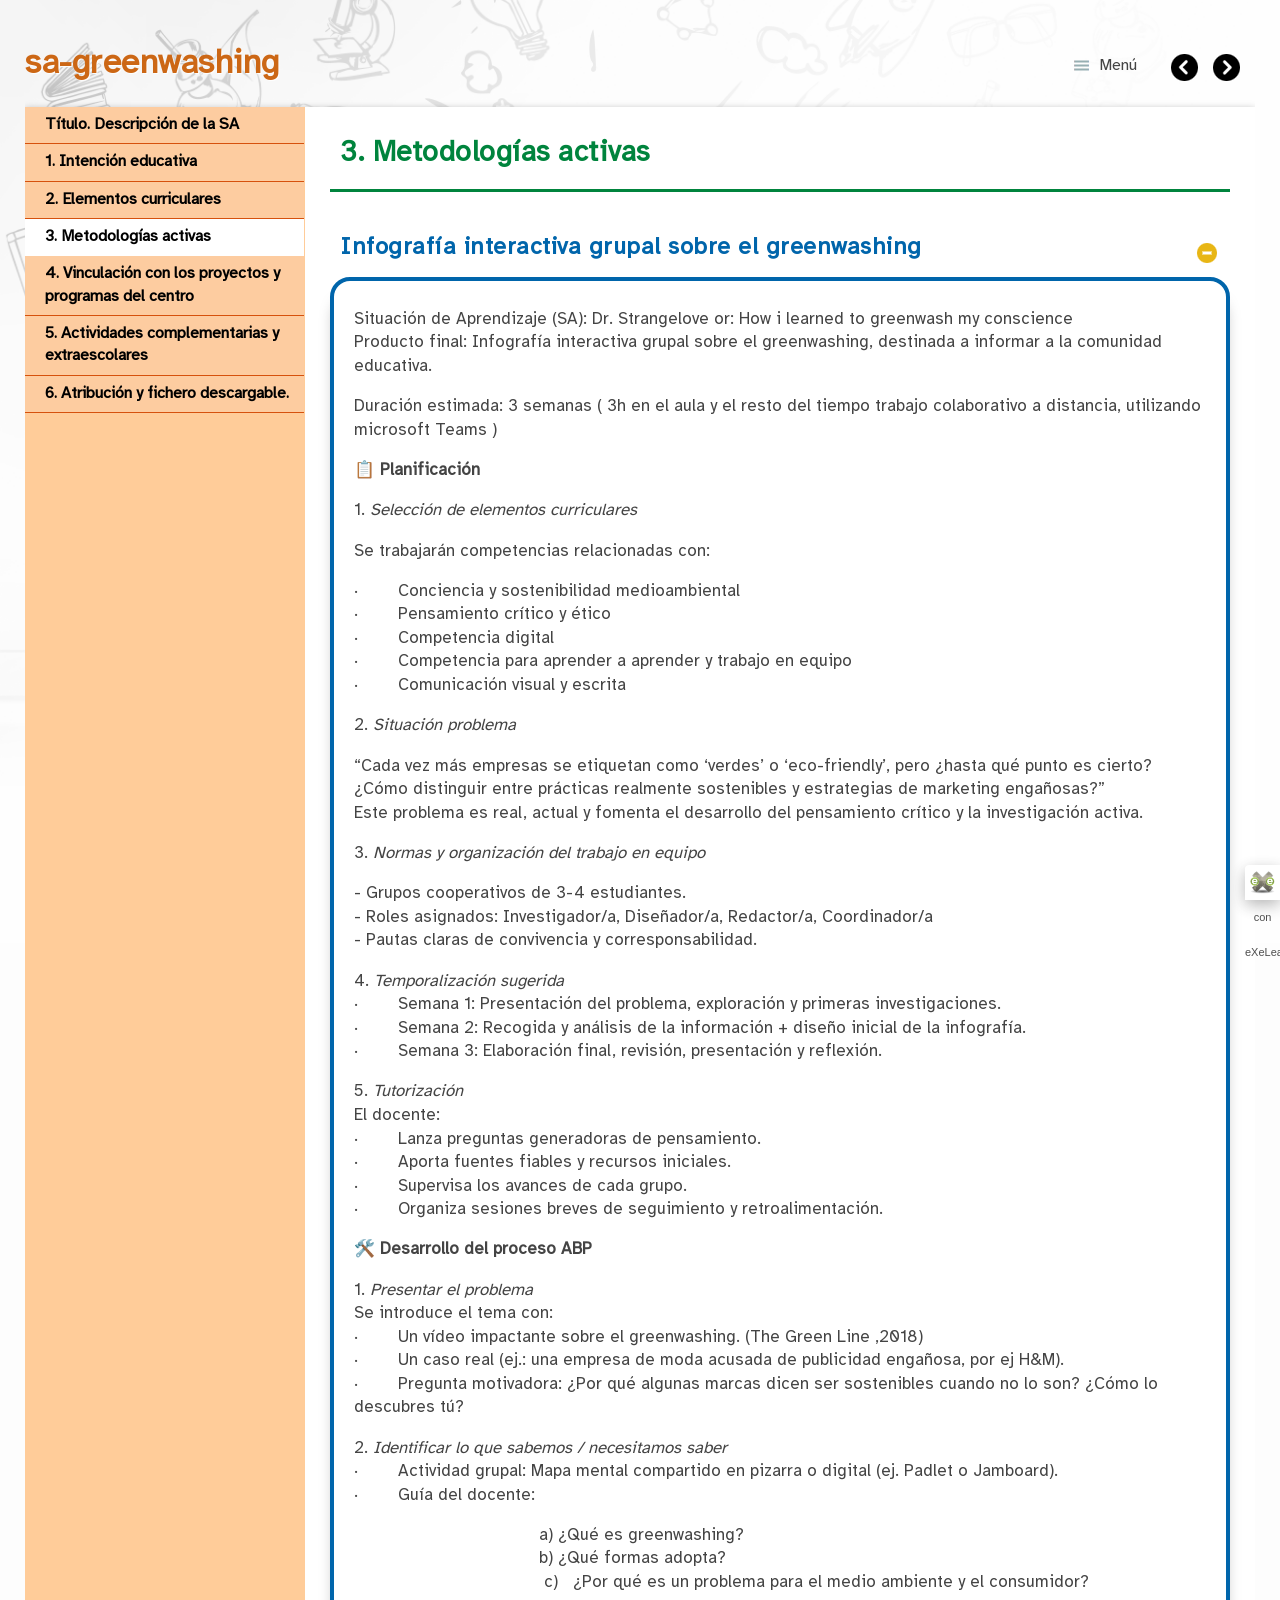
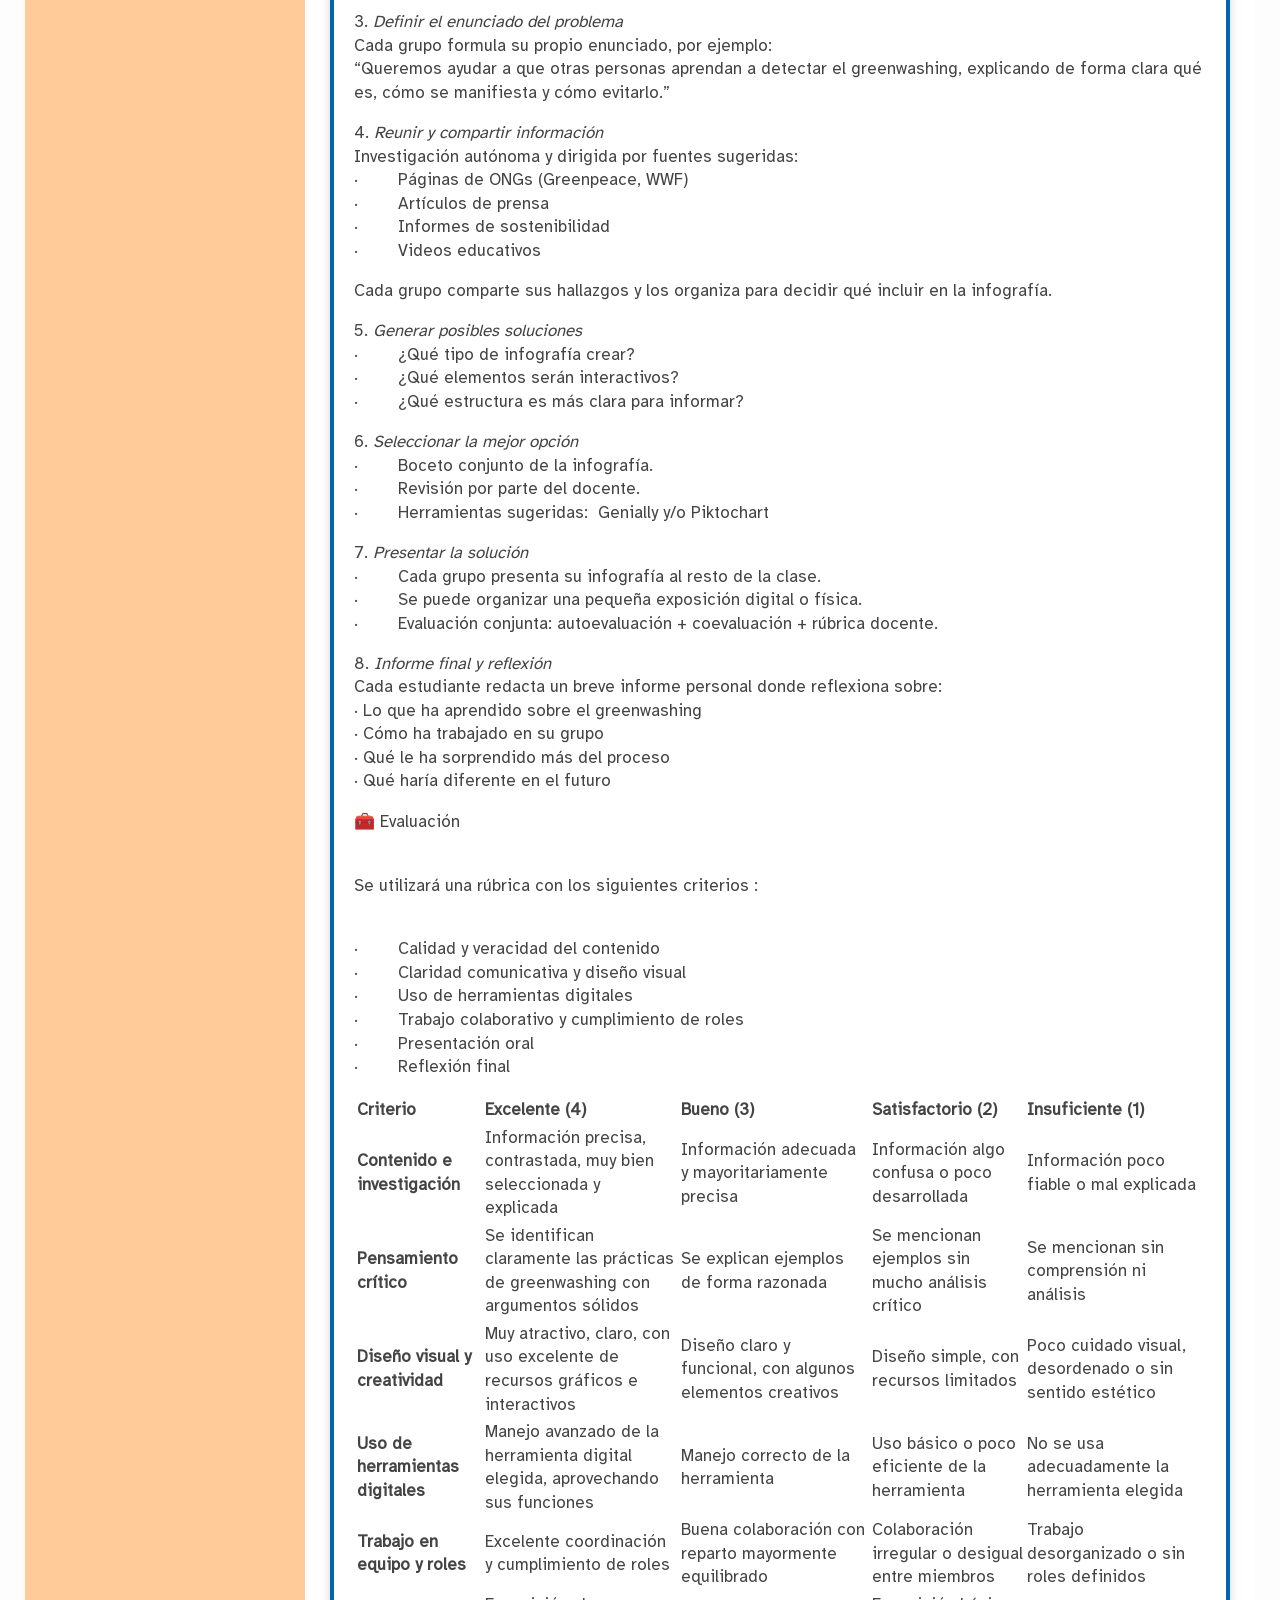
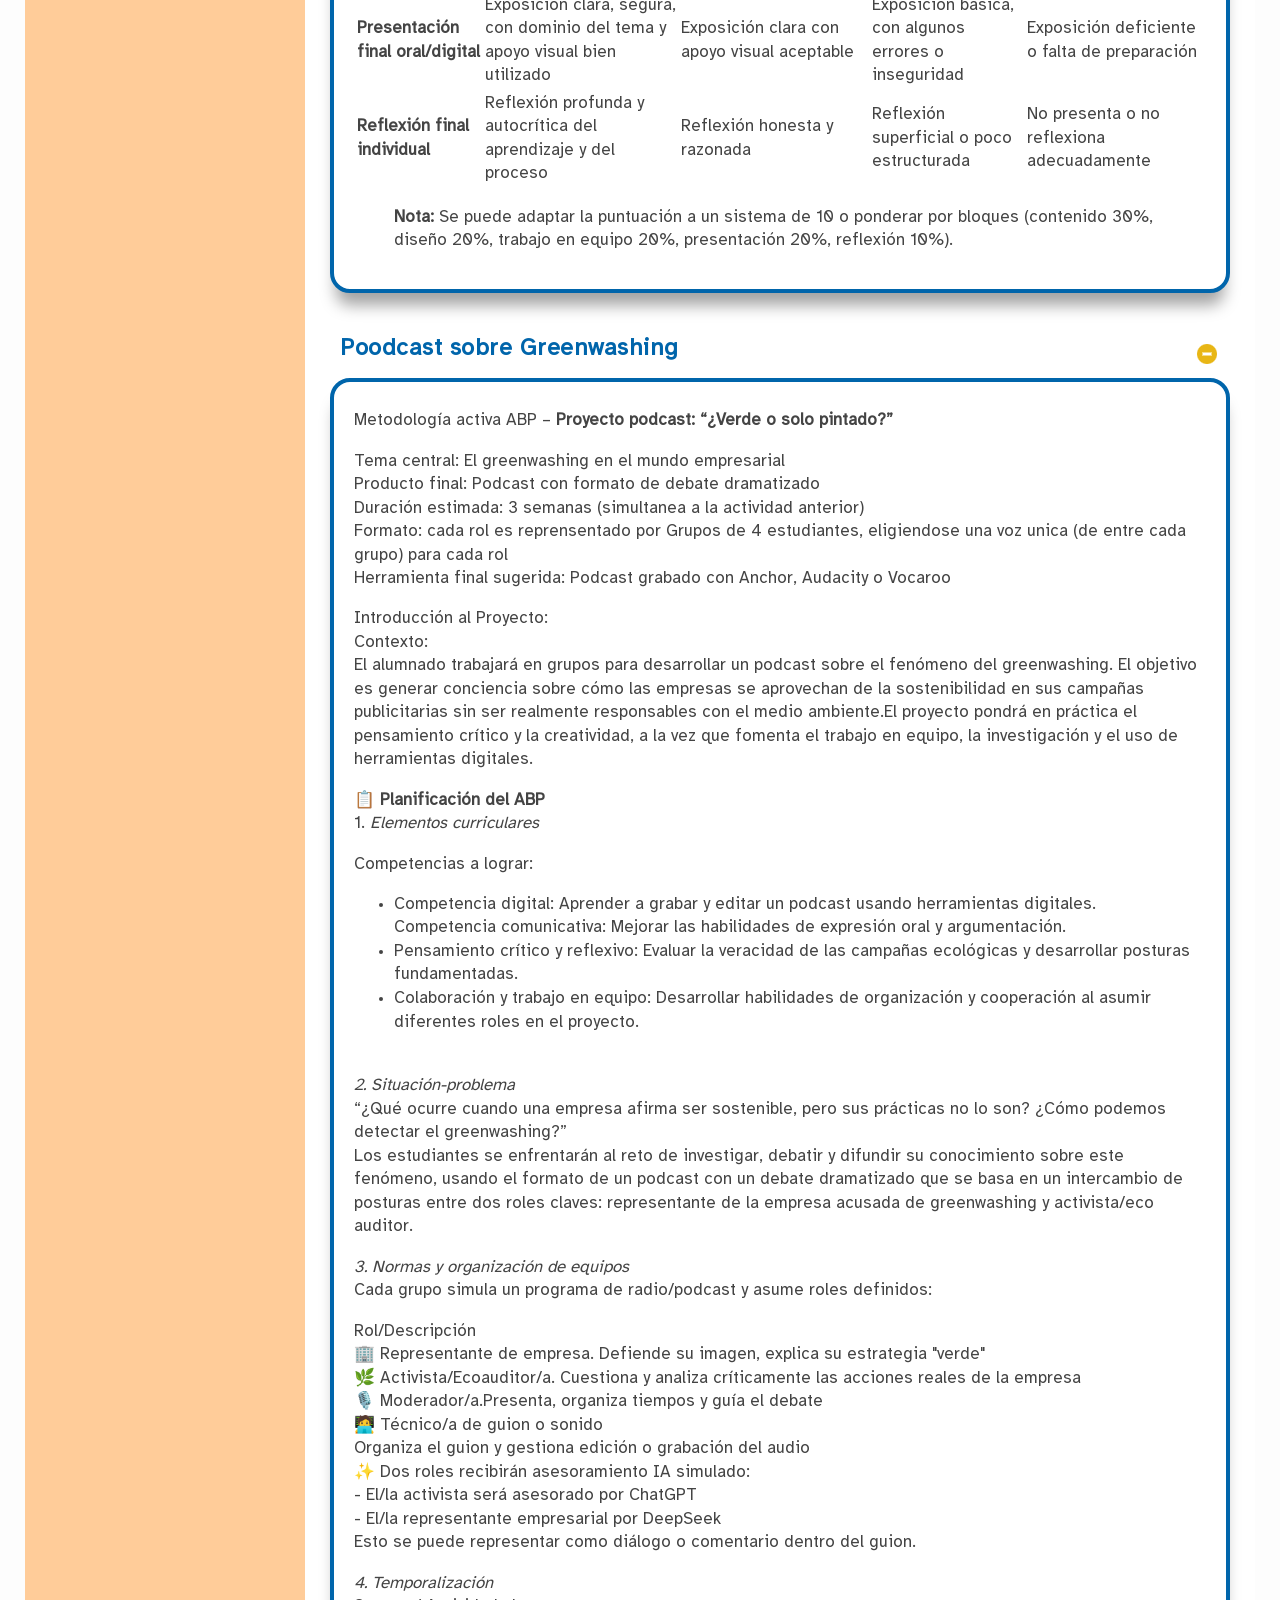
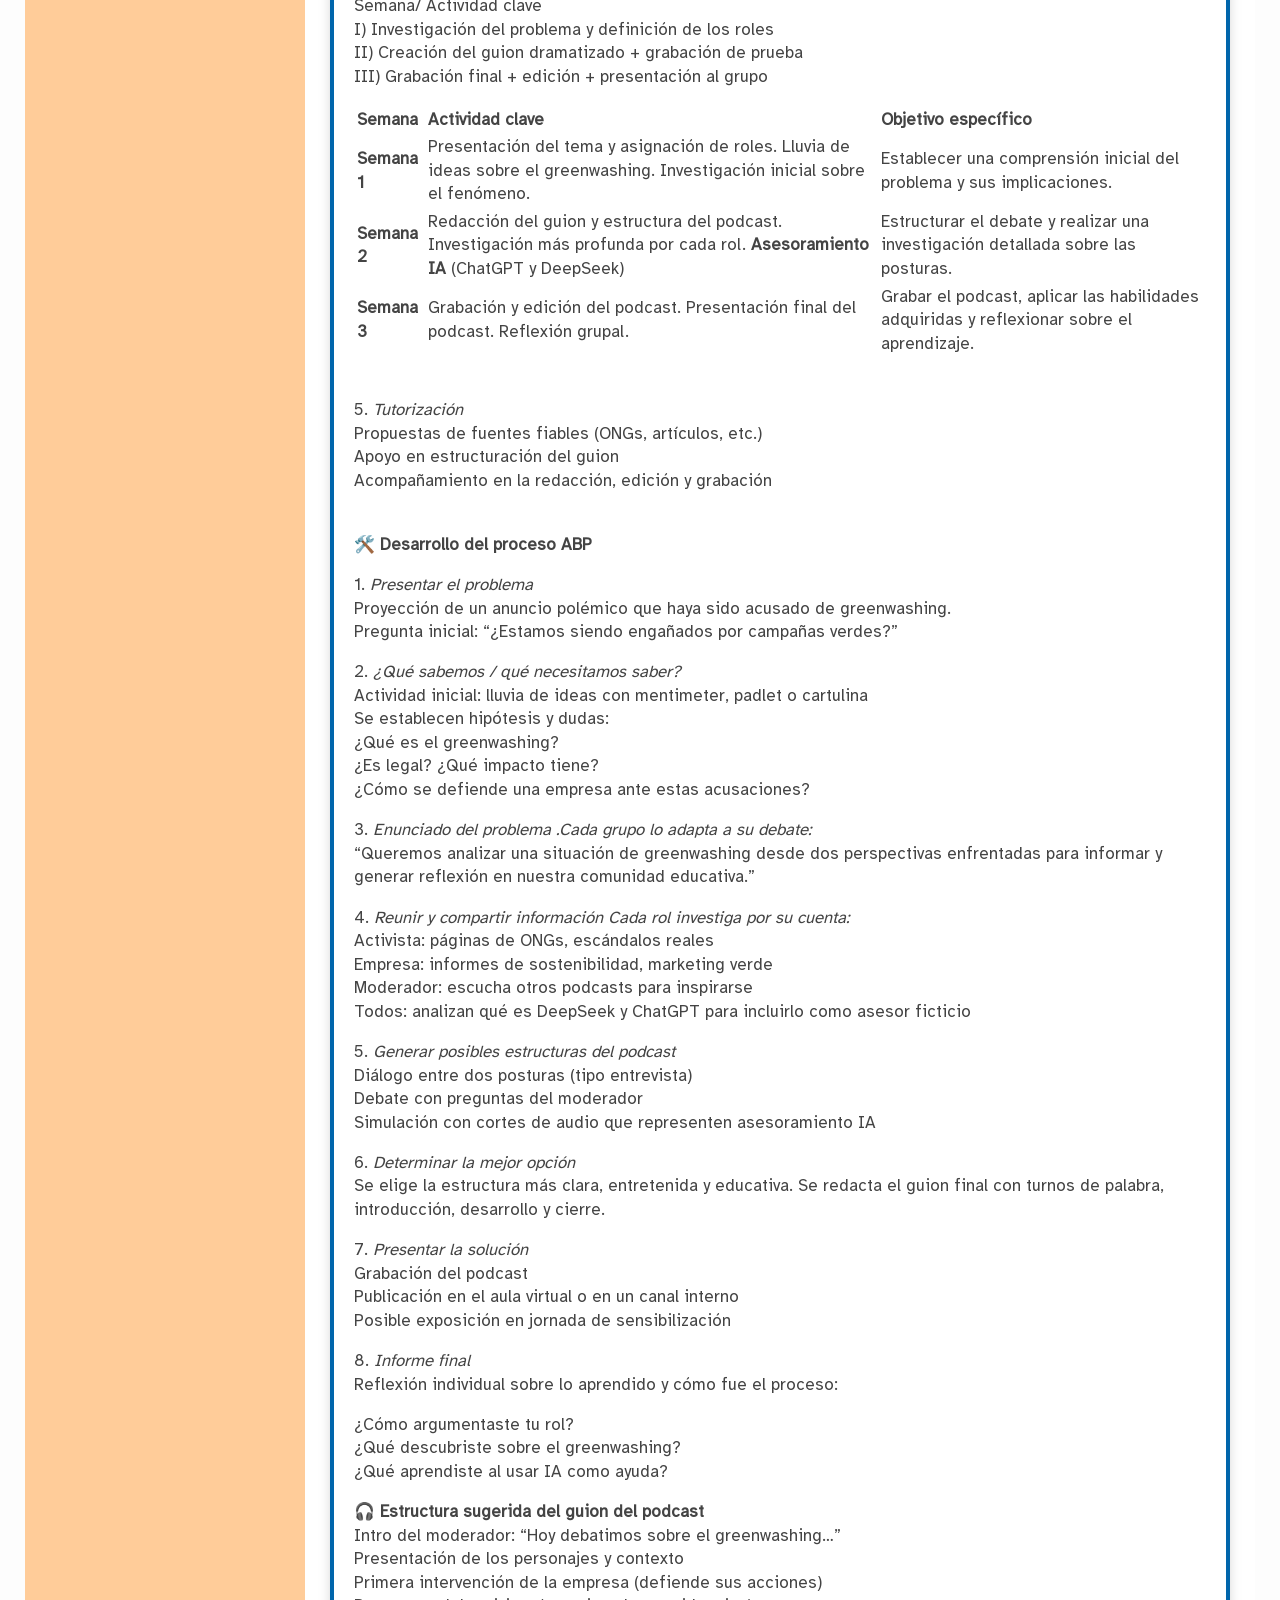
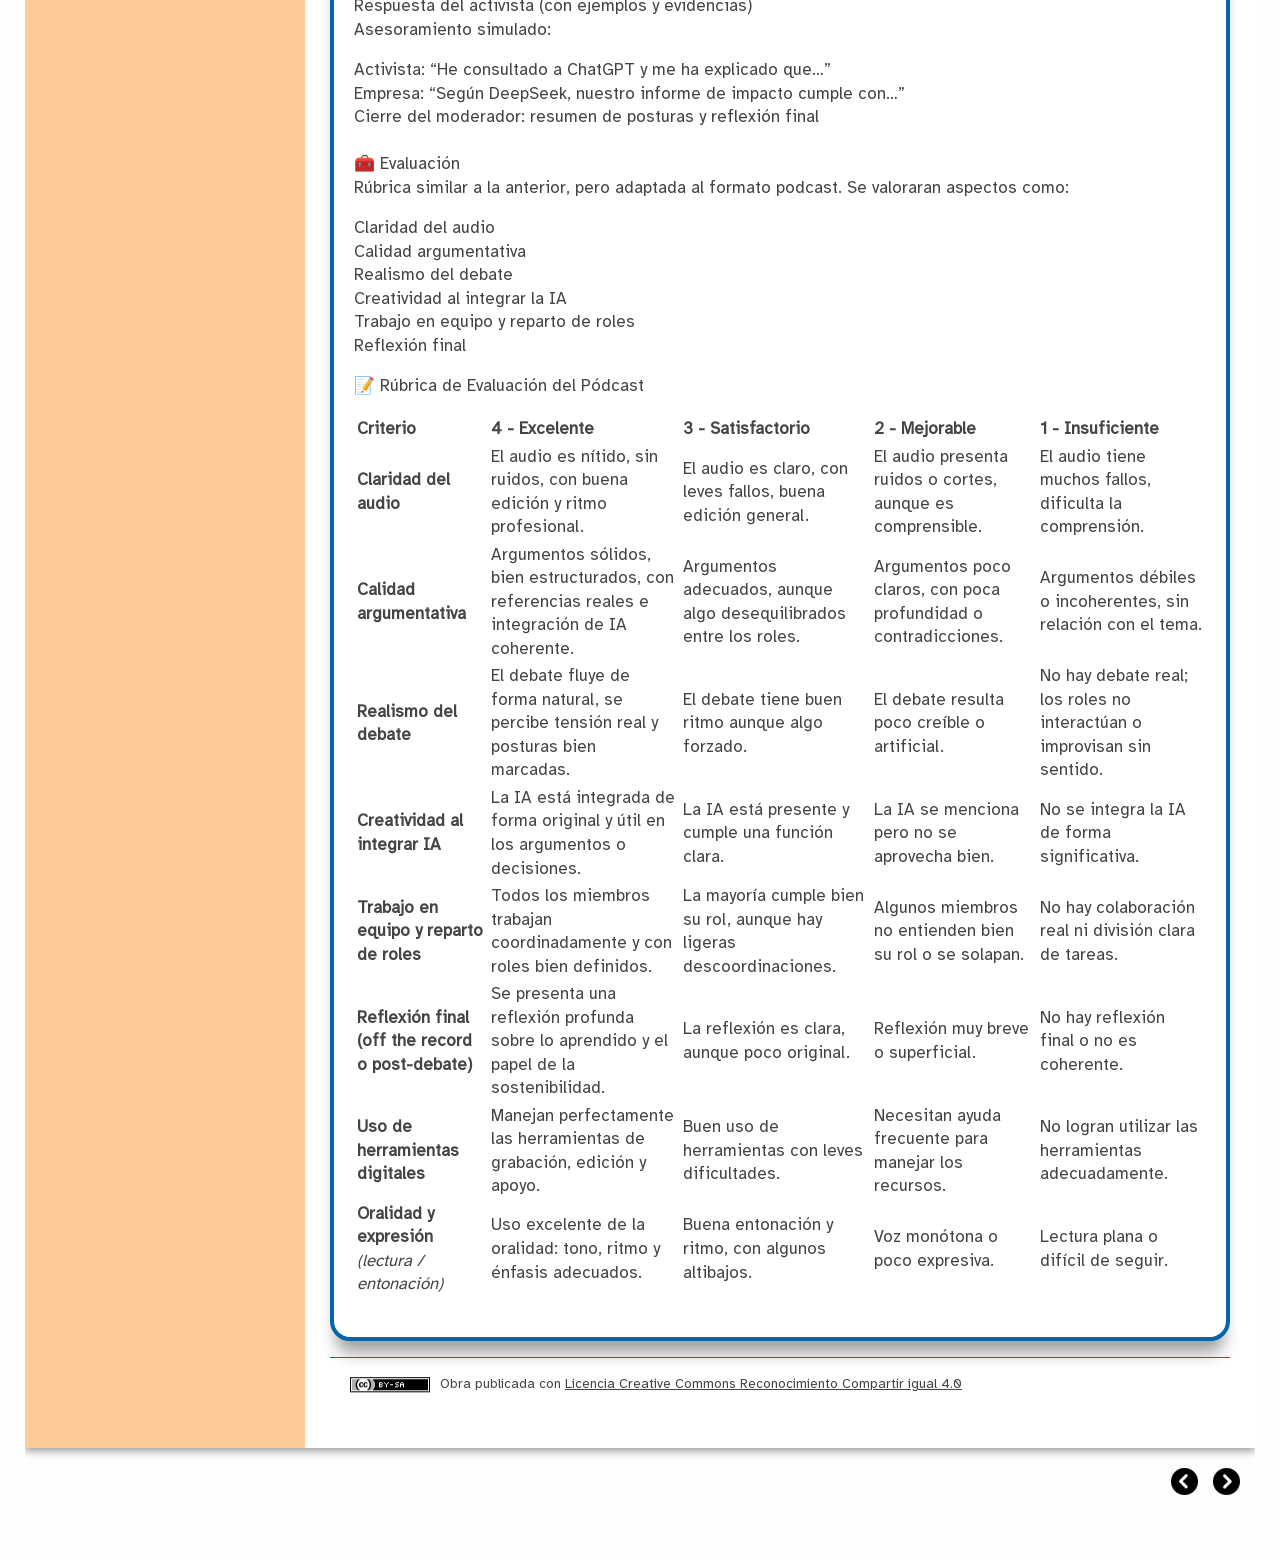
<file: 3_metodologas_activas.html>
<!doctype html>
<html lang="es">
<head>
<link rel="stylesheet" type="text/css" href="base.css" />
<link rel="stylesheet" type="text/css" href="content.css" />
<link rel="stylesheet" type="text/css" href="nav.css" />
<meta http-equiv="content-type" content="text/html;  charset=utf-8" />
<title>3. Metodologías activas | sa-greenwashing </title>
<link rel="shortcut icon" href="favicon.ico" type="image/x-icon" />
<meta name="author" content="ABGR" />
<link rel="license" type="text/html" href="http://creativecommons.org/licenses/by-sa/4.0/" />
<meta name="generator" content="eXeLearning 2.9 Portable - exelearning.net" />
<!--[if lt IE 9]><script type="text/javascript" src="exe_html5.js"></script><![endif]-->
<script type="text/javascript" src="exe_jquery.js"></script>
<script type="text/javascript" src="common_i18n.js"></script>
<script type="text/javascript" src="common.js"></script>
<meta name="viewport" content="width=device-width, initial-scale=1" />
</head>
<body class="exe-web-site" id="exe-node-4"><script type="text/javascript">document.body.className+=" js"</script>
<div id="content">
<p id="skipNav"><a href="#main" class="sr-av">Saltar la navegación</a></p>
<header id="header" ><div id="headerContent">sa-greenwashing</div></header>
<nav id="siteNav">
<ul>
   <li><a href="index.html" class="daddy main-node">Título. Descripción de la SA</a></li>
   <li><a href="1_intencin_educativa.html" class="no-ch">1. Intención educativa</a></li>
   <li><a href="2_elementos_curriculares.html" class="no-ch">2. Elementos curriculares</a></li>
   <li id="active"><a href="3_metodologas_activas.html" class="active no-ch">3. Metodologías activas</a></li>
   <li><a href="4_vinculacin_con_los_proyectos_y_programas_del_centro.html" class="no-ch">4. Vinculación con los proyectos y programas del centro</a></li>
   <li><a href="5_actividades_complementarias_y_extraescolares.html" class="no-ch">5. Actividades complementarias y extraescolares</a></li>
   <li><a href="6_atribucin_y_fichero_descargable.html" class="no-ch">6. Atribución y fichero descargable.</a></li>
</ul>
</nav>
<div id='topPagination'>
<nav class="pagination noprt">
<a href="2_elementos_curriculares.html" class="prev"><span><span>&laquo; </span>Anterior</span></a> <span class="sep">| </span><a href="4_vinculacin_con_los_proyectos_y_programas_del_centro.html" class="next"><span>Siguiente<span> &raquo;</span></span></a>
</nav>
</div>
<div id="main-wrapper">
<section id="main">
<header id="nodeDecoration"><h1 id="nodeTitle">3. Metodologías activas</h1></header>
<article class="iDevice_wrapper textIdevice em_iDevice" id="id16">
<div class="iDevice emphasis1" >
<header class="iDevice_header iDevice_header_noIcon"><h1 class="iDeviceTitle">Infografía interactiva grupal sobre el greenwashing</h1></header>
<div class="iDevice_inner">
<div class="iDevice_content_wrapper">
<div id="ta16_131_2" class="block iDevice_content">
<div class="exe-text"><p>Situación de Aprendizaje (SA): Dr. Strangelove or: How i learned to greenwash my conscience<br />Producto final: Infografía interactiva grupal sobre el greenwashing, destinada a informar a la comunidad educativa.</p>
<p>Duración estimada: 3 semanas ( 3h en el aula y el resto del tiempo trabajo colaborativo a distancia, utilizando microsoft Teams ) </p>
<p><strong>📋 Planificación</strong></p>
<p>1. <em>Selección de elementos curriculares</em></p>
<p>Se trabajarán competencias relacionadas con:</p>
<p>·        Conciencia y sostenibilidad medioambiental<br />·        Pensamiento crítico y ético<br />·        Competencia digital<br />·        Competencia para aprender a aprender y trabajo en equipo<br />·        Comunicación visual y escrita</p>
<p>2. <em>Situación problema</em></p>
<p>“Cada vez más empresas se etiquetan como ‘verdes’ o ‘eco-friendly’, pero ¿hasta qué punto es cierto? ¿Cómo distinguir entre prácticas realmente sostenibles y estrategias de marketing engañosas?”<br />Este problema es real, actual y fomenta el desarrollo del pensamiento crítico y la investigación activa.</p>
<p>3. <em>Normas y organización del trabajo en equipo</em></p>
<p>- Grupos cooperativos de 3-4 estudiantes.<br />- Roles asignados: Investigador/a, Diseñador/a, Redactor/a, Coordinador/a<br />- Pautas claras de convivencia y corresponsabilidad.</p>
<p>4.<em> Temporalización sugerida</em><br />·        Semana 1: Presentación del problema, exploración y primeras investigaciones.<br />·        Semana 2: Recogida y análisis de la información + diseño inicial de la infografía.<br />·        Semana 3: Elaboración final, revisión, presentación y reflexión.</p>
<p>5. <em>Tutorización</em><br />El docente:<br />·        Lanza preguntas generadoras de pensamiento.<br />·        Aporta fuentes fiables y recursos iniciales.<br />·        Supervisa los avances de cada grupo.<br />·        Organiza sesiones breves de seguimiento y retroalimentación.</p>
<p><strong>🛠️ Desarrollo del proceso ABP</strong></p>
<p>1. <em>Presentar el problema</em><br />Se introduce el tema con:<br />·        Un vídeo impactante sobre el greenwashing. (The Green Line ,2018)<br />·        Un caso real (ej.: una empresa de moda acusada de publicidad engañosa, por ej H&amp;M).<br />·        Pregunta motivadora: ¿Por qué algunas marcas dicen ser sostenibles cuando no lo son? ¿Cómo lo descubres tú?</p>
<p>2. <em>Identificar lo que sabemos / necesitamos saber</em><br />·        Actividad grupal: Mapa mental compartido en pizarra o digital (ej. Padlet o Jamboard).<br />·        Guía del docente:</p>
<p>                                     a) ¿Qué es greenwashing?<br />                                     b) ¿Qué formas adopta?<br />                                      c)   ¿Por qué es un problema para el medio ambiente y el consumidor?</p>
<p>3. <em>Definir el enunciado del problema</em><br />Cada grupo formula su propio enunciado, por ejemplo:<br />“Queremos ayudar a que otras personas aprendan a detectar el greenwashing, explicando de forma clara qué es, cómo se manifiesta y cómo evitarlo.”</p>
<p>4. <em>Reunir y compartir información</em><br />Investigación autónoma y dirigida por fuentes sugeridas:<br />·        Páginas de ONGs (Greenpeace, WWF)<br />·        Artículos de prensa<br />·        Informes de sostenibilidad<br />·        Videos educativos</p>
<p>Cada grupo comparte sus hallazgos y los organiza para decidir qué incluir en la infografía.</p>
<p>5. <em>Generar posibles soluciones</em><br />·        ¿Qué tipo de infografía crear?<br />·        ¿Qué elementos serán interactivos?<br />·        ¿Qué estructura es más clara para informar?</p>
<p>6. <em>Seleccionar la mejor opción</em><br />·        Boceto conjunto de la infografía.<br />·        Revisión por parte del docente.<br />·        Herramientas sugeridas:  Genially y/o Piktochart</p>
<p>7. <em>Presentar la solución</em><br />·        Cada grupo presenta su infografía al resto de la clase.<br />·        Se puede organizar una pequeña exposición digital o física.<br />·        Evaluación conjunta: autoevaluación + coevaluación + rúbrica docente.</p>
<p>8. <em>Informe final y reflexión</em><br />Cada estudiante redacta un breve informe personal donde reflexiona sobre:<br />· Lo que ha aprendido sobre el greenwashing<br />· Cómo ha trabajado en su grupo<br />· Qué le ha sorprendido más del proceso<br />· Qué haría diferente en el futuro</p>
<p>🧰 Evaluación</p>
<p></p>
<p><br />Se utilizará una rúbrica con los siguientes criterios :</p>
<p></p>
<p><br />·        Calidad y veracidad del contenido<br />·        Claridad comunicativa y diseño visual<br />·        Uso de herramientas digitales<br />·        Trabajo colaborativo y cumplimiento de roles<br />·        Presentación oral<br />·        Reflexión final</p>
<div class="overflow-x-auto contain-inline-size">
<table data-end="3503" data-start="175" node="[object Object]">
<thead data-end="545" data-start="175">
<tr data-end="545" data-start="175">
<th data-end="217" data-start="175"><strong data-end="189" data-start="177">Criterio</strong></th>
<th data-end="301" data-start="217"><strong data-end="236" data-start="219">Excelente (4)</strong></th>
<th data-end="382" data-start="301"><strong data-end="316" data-start="303">Bueno (3)</strong></th>
<th data-end="464" data-start="382"><strong data-end="405" data-start="384">Satisfactorio (2)</strong></th>
<th data-end="545" data-start="464"><strong data-end="486" data-start="466">Insuficiente (1)</strong></th>
</tr>
</thead>
<tbody data-end="3503" data-start="917">
<tr data-end="1285" data-start="917">
<td><strong data-end="948" data-start="919">Contenido e investigación</strong></td>
<td>Información precisa, contrastada, muy bien seleccionada y explicada</td>
<td>Información adecuada y mayoritariamente precisa</td>
<td>Información algo confusa o poco desarrollada</td>
<td>Información poco fiable o mal explicada</td>
</tr>
<tr data-end="1655" data-start="1286">
<td><strong data-end="1311" data-start="1288">Pensamiento crítico</strong></td>
<td>Se identifican claramente las prácticas de greenwashing con argumentos sólidos</td>
<td>Se explican ejemplos de forma razonada</td>
<td>Se mencionan ejemplos sin mucho análisis crítico</td>
<td>Se mencionan sin comprensión ni análisis</td>
</tr>
<tr data-end="2025" data-start="1656">
<td><strong data-end="1689" data-start="1658">Diseño visual y creatividad</strong></td>
<td>Muy atractivo, claro, con uso excelente de recursos gráficos e interactivos</td>
<td>Diseño claro y funcional, con algunos elementos creativos</td>
<td>Diseño simple, con recursos limitados</td>
<td>Poco cuidado visual, desordenado o sin sentido estético</td>
</tr>
<tr data-end="2395" data-start="2026">
<td><strong data-end="2061" data-start="2028">Uso de herramientas digitales</strong></td>
<td>Manejo avanzado de la herramienta digital elegida, aprovechando sus funciones</td>
<td>Manejo correcto de la herramienta</td>
<td>Uso básico o poco eficiente de la herramienta</td>
<td>No se usa adecuadamente la herramienta elegida</td>
</tr>
<tr data-end="2765" data-start="2396">
<td><strong data-end="2427" data-start="2398">Trabajo en equipo y roles</strong></td>
<td>Excelente coordinación y cumplimiento de roles</td>
<td>Buena colaboración con reparto mayormente equilibrado</td>
<td>Colaboración irregular o desigual entre miembros</td>
<td>Trabajo desorganizado o sin roles definidos</td>
</tr>
<tr data-end="3132" data-start="2766">
<td><strong data-end="2803" data-start="2768">Presentación final oral/digital</strong></td>
<td>Exposición clara, segura, con dominio del tema y apoyo visual bien utilizado</td>
<td>Exposición clara con apoyo visual aceptable</td>
<td>Exposición básica, con algunos errores o inseguridad</td>
<td>Exposición deficiente o falta de preparación</td>
</tr>
<tr data-end="3503" data-start="3133">
<td><strong data-end="3165" data-start="3135">Reflexión final individual</strong></td>
<td>Reflexión profunda y autocrítica del aprendizaje y del proceso</td>
<td>Reflexión honesta y razonada</td>
<td>Reflexión superficial o poco estructurada</td>
<td>No presenta o no reflexiona adecuadamente</td>
</tr>
</tbody>
</table>
</div>
<blockquote data-end="3685" data-start="3505">
<p class="" data-end="3685" data-start="3507"><strong data-end="3516" data-start="3507">Nota:</strong> Se puede adaptar la puntuación a un sistema de 10 o ponderar por bloques (contenido 30%, diseño 20%, trabajo en equipo 20%, presentación 20%, reflexión 10%).</p>
</blockquote></div>
</div>
</div>
</div>
</div>
</article>
<article class="iDevice_wrapper textIdevice em_iDevice" id="id17">
<div class="iDevice emphasis1" >
<header class="iDevice_header iDevice_header_noIcon"><h1 class="iDeviceTitle">Poodcast sobre Greenwashing</h1></header>
<div class="iDevice_inner">
<div class="iDevice_content_wrapper">
<div id="ta17_132_2" class="block iDevice_content">
<div class="exe-text"><p>Metodología activa ABP – <strong>Proyecto podcast: “¿Verde o solo pintado?”</strong></p>
<p>Tema central: El greenwashing en el mundo empresarial<br />Producto final: Podcast con formato de debate dramatizado<br />Duración estimada: 3 semanas (simultanea a la actividad anterior)<br />Formato: cada rol es reprensentado por Grupos de 4 estudiantes, eligiendose una voz unica (de entre cada grupo) para cada rol<br />Herramienta final sugerida: Podcast grabado con Anchor, Audacity o Vocaroo </p>
<p>Introducción al Proyecto:<br />Contexto:<br />El alumnado trabajará en grupos para desarrollar un podcast sobre el fenómeno del greenwashing. El objetivo es generar conciencia sobre cómo las empresas se aprovechan de la sostenibilidad en sus campañas publicitarias sin ser realmente responsables con el medio ambiente.El proyecto pondrá en práctica el pensamiento crítico y la creatividad, a la vez que fomenta el trabajo en equipo, la investigación y el uso de herramientas digitales.</p>
<p>📋<strong> Planificación del ABP</strong><br />1. <em>Elementos curriculares</em></p>
<p>Competencias a lograr:</p>
<ul>
<li>Competencia digital: Aprender a grabar y editar un podcast usando herramientas digitales.<br />Competencia comunicativa: Mejorar las habilidades de expresión oral y argumentación.</li>
<li>Pensamiento crítico y reflexivo: Evaluar la veracidad de las campañas ecológicas y desarrollar posturas fundamentadas.</li>
<li>Colaboración y trabajo en equipo: Desarrollar habilidades de organización y cooperación al asumir diferentes roles en el proyecto.</li>
</ul>
<p><br /><em>2. Situación-problema</em><br />“¿Qué ocurre cuando una empresa afirma ser sostenible, pero sus prácticas no lo son? ¿Cómo podemos detectar el greenwashing?”<br />Los estudiantes se enfrentarán al reto de investigar, debatir y difundir su conocimiento sobre este fenómeno, usando el formato de un podcast con un debate dramatizado que se basa en un intercambio de posturas entre dos roles claves: representante de la empresa acusada de greenwashing y activista/eco auditor.</p>
<p><em>3. Normas y organización de equipos</em><br />Cada grupo simula un programa de radio/podcast y asume roles definidos:</p>
<p>Rol/Descripción<br />🏢 Representante de empresa. Defiende su imagen, explica su estrategia "verde"<br />🌿 Activista/Ecoauditor/a. Cuestiona y analiza críticamente las acciones reales de la empresa<br />🎙️ Moderador/a.Presenta, organiza tiempos y guía el debate<br />🧑‍💻 Técnico/a de guion o sonido<br />Organiza el guion y gestiona edición o grabación del audio<br />✨ Dos roles recibirán asesoramiento IA simulado:<br />- El/la activista será asesorado por ChatGPT<br />- El/la representante empresarial por DeepSeek<br />Esto se puede representar como diálogo o comentario dentro del guion.<br /><em></em></p>
<p><em>4. Temporalización</em><br />Semana/ Actividad clave<br />I) Investigación del problema y definición de los roles<br />II) Creación del guion dramatizado + grabación de prueba<br />III) Grabación final + edición + presentación al grupo</p>
<p></p>
<table data-end="4031" data-start="3048" node="[object Object]">
<thead data-end="3216" data-start="3048">
<tr data-end="3216" data-start="3048">
<th data-end="3061" data-start="3048"><strong data-end="3060" data-start="3050">Semana</strong></th>
<th data-end="3141" data-start="3061"><strong data-end="3082" data-start="3063">Actividad clave</strong></th>
<th data-end="3216" data-start="3141"><strong data-end="3166" data-start="3143">Objetivo específico</strong></th>
</tr>
</thead>
<tbody data-end="4031" data-start="3386">
<tr data-end="3602" data-start="3386">
<td><strong data-end="3400" data-start="3388">Semana 1</strong></td>
<td>Presentación del tema y asignación de roles. Lluvia de ideas sobre el greenwashing. Investigación inicial sobre el fenómeno.</td>
<td>Establecer una comprensión inicial del problema y sus implicaciones.</td>
</tr>
<tr data-end="3835" data-start="3603">
<td><strong data-end="3617" data-start="3605">Semana 2</strong></td>
<td>Redacción del guion y estructura del podcast. Investigación más profunda por cada rol. <strong data-end="3729" data-start="3709"> Asesoramiento IA</strong> (ChatGPT y DeepSeek)</td>
<td>Estructurar el debate y realizar una investigación detallada sobre las posturas.</td>
</tr>
<tr data-end="4031" data-start="3836">
<td><strong data-end="3850" data-start="3838">Semana 3</strong></td>
<td>Grabación y edición del podcast. Presentación final del podcast. Reflexión grupal.</td>
<td>Grabar el podcast, aplicar las habilidades adquiridas y reflexionar sobre el aprendizaje.</td>
</tr>
</tbody>
</table>
<p><br />5. <em>Tutorización</em><br />Propuestas de fuentes fiables (ONGs, artículos, etc.)<br />Apoyo en estructuración del guion<br />Acompañamiento en la redacción, edición y grabación<br /><br /><strong></strong></p>
<p></p>
<p><strong>🛠️ Desarrollo del proceso ABP</strong></p>
<p>1. <em>Presentar el problema</em><br />Proyección de un anuncio polémico que haya sido acusado de greenwashing.<br />Pregunta inicial: “¿Estamos siendo engañados por campañas verdes?”</p>
<p>2. <em>¿Qué sabemos / qué necesitamos saber?</em><br />Actividad inicial: lluvia de ideas con mentimeter, padlet o cartulina<br />Se establecen hipótesis y dudas:<br />¿Qué es el greenwashing?<br />¿Es legal? ¿Qué impacto tiene?<br />¿Cómo se defiende una empresa ante estas acusaciones?</p>
<p>3. <em>Enunciado del problema .Cada grupo lo adapta a su debate:</em><br />“Queremos analizar una situación de greenwashing desde dos perspectivas enfrentadas para informar y generar reflexión en nuestra comunidad educativa.”</p>
<p>4. <em>Reunir y compartir información Cada rol investiga por su cuenta:</em><br />Activista: páginas de ONGs, escándalos reales<br />Empresa: informes de sostenibilidad, marketing verde<br />Moderador: escucha otros podcasts para inspirarse<br />Todos: analizan qué es DeepSeek y ChatGPT para incluirlo como asesor ficticio</p>
<p>5. <em>Generar posibles estructuras del podcast</em><br />Diálogo entre dos posturas (tipo entrevista)<br />Debate con preguntas del moderador<br />Simulación con cortes de audio que representen asesoramiento IA</p>
<p>6. <em>Determinar la mejor opción</em><br />Se elige la estructura más clara, entretenida y educativa. Se redacta el guion final con turnos de palabra, introducción, desarrollo y cierre.</p>
<p>7. <em>Presentar la solución</em><br />Grabación del podcast<br />Publicación en el aula virtual o en un canal interno<br />Posible exposición en jornada de sensibilización</p>
<p>8.<em> Informe final</em><br />Reflexión individual sobre lo aprendido y cómo fue el proceso:</p>
<p>¿Cómo argumentaste tu rol?<br />¿Qué descubriste sobre el greenwashing?<br />¿Qué aprendiste al usar IA como ayuda?</p>
<p></p>
<p>🎧 <strong>Estructura sugerida del guion del podcast</strong><br />Intro del moderador: “Hoy debatimos sobre el greenwashing…”<br />Presentación de los personajes y contexto<br />Primera intervención de la empresa (defiende sus acciones)<br />Respuesta del activista (con ejemplos y evidencias)<br />Asesoramiento simulado:</p>
<p>Activista: “He consultado a ChatGPT y me ha explicado que…”<br />Empresa: “Según DeepSeek, nuestro informe de impacto cumple con…”<br />Cierre del moderador: resumen de posturas y reflexión final<br /><br />🧰 Evaluación<br />Rúbrica similar a la anterior, pero adaptada al formato podcast. Se valoraran aspectos como:</p>
<p>Claridad del audio<br />Calidad argumentativa<br />Realismo del debate<br />Creatividad al integrar la IA<br />Trabajo en equipo y reparto de roles<br />Reflexión final</p>
<p>📝 Rúbrica de Evaluación del Pódcast</p>
<p></p>
<table data-end="3828" data-start="1388" node="[object Object]">
<thead data-end="1491" data-start="1388">
<tr data-end="1491" data-start="1388">
<th data-end="1403" data-start="1388"><strong data-end="1402" data-start="1390">Criterio</strong></th>
<th data-end="1423" data-start="1403"><strong data-end="1422" data-start="1405">4 - Excelente</strong></th>
<th data-end="1447" data-start="1423"><strong data-end="1446" data-start="1425">3 - Satisfactorio</strong></th>
<th data-end="1467" data-start="1447"><strong data-end="1466" data-start="1449">2 - Mejorable</strong></th>
<th data-end="1491" data-start="1467"><strong data-end="1489" data-start="1469">1 - Insuficiente</strong></th>
</tr>
</thead>
<tbody data-end="3828" data-start="1597">
<tr data-end="1877" data-start="1597">
<td><strong data-end="1621" data-start="1599">Claridad del audio</strong></td>
<td>El audio es nítido, sin ruidos, con buena edición y ritmo profesional.</td>
<td>El audio es claro, con leves fallos, buena edición general.</td>
<td>El audio presenta ruidos o cortes, aunque es comprensible.</td>
<td>El audio tiene muchos fallos, dificulta la comprensión.</td>
</tr>
<tr data-end="2201" data-start="1878">
<td><strong data-end="1905" data-start="1880">Calidad argumentativa</strong></td>
<td>Argumentos sólidos, bien estructurados, con referencias reales e integración de IA coherente.</td>
<td>Argumentos adecuados, aunque algo desequilibrados entre los roles.</td>
<td>Argumentos poco claros, con poca profundidad o contradicciones.</td>
<td>Argumentos débiles o incoherentes, sin relación con el tema.</td>
</tr>
<tr data-end="2485" data-start="2202">
<td><strong data-end="2227" data-start="2204">Realismo del debate</strong></td>
<td>El debate fluye de forma natural, se percibe tensión real y posturas bien marcadas.</td>
<td>El debate tiene buen ritmo aunque algo forzado.</td>
<td>El debate resulta poco creíble o artificial.</td>
<td>No hay debate real; los roles no interactúan o improvisan sin sentido.</td>
</tr>
<tr data-end="2743" data-start="2486">
<td><strong data-end="2518" data-start="2488">Creatividad al integrar IA</strong></td>
<td>La IA está integrada de forma original y útil en los argumentos o decisiones.</td>
<td>La IA está presente y cumple una función clara.</td>
<td>La IA se menciona pero no se aprovecha bien.</td>
<td>No se integra la IA de forma significativa.</td>
</tr>
<tr data-end="3047" data-start="2744">
<td><strong data-end="2786" data-start="2746">Trabajo en equipo y reparto de roles</strong></td>
<td>Todos los miembros trabajan coordinadamente y con roles bien definidos.</td>
<td>La mayoría cumple bien su rol, aunque hay ligeras descoordinaciones.</td>
<td>Algunos miembros no entienden bien su rol o se solapan.</td>
<td>No hay colaboración real ni división clara de tareas.</td>
</tr>
<tr data-end="3319" data-start="3048">
<td><strong data-end="3100" data-start="3050">Reflexión final (off the record o post-debate)</strong></td>
<td>Se presenta una reflexión profunda sobre lo aprendido y el papel de la sostenibilidad.</td>
<td>La reflexión es clara, aunque poco original.</td>
<td>Reflexión muy breve o superficial.</td>
<td>No hay reflexión final o no es coherente.</td>
</tr>
<tr data-end="3588" data-start="3320">
<td><strong data-end="3355" data-start="3322">Uso de herramientas digitales</strong></td>
<td>Manejan perfectamente las herramientas de grabación, edición y apoyo.</td>
<td>Buen uso de herramientas con leves dificultades.</td>
<td>Necesitan ayuda frecuente para manejar los recursos.</td>
<td>No logran utilizar las herramientas adecuadamente.</td>
</tr>
<tr data-end="3828" data-start="3589">
<td><strong data-end="3615" data-start="3591">Oralidad y expresión</strong> <em data-end="3640" data-start="3616">(lectura / entonación)</em></td>
<td>Uso excelente de la oralidad: tono, ritmo y énfasis adecuados.</td>
<td>Buena entonación y ritmo, con algunos altibajos.</td>
<td>Voz monótona o poco expresiva.</td>
<td>Lectura plana o difícil de seguir.</td>
</tr>
</tbody>
</table>
<p></p>
<p></p></div>
</div>
</div>
</div>
</div>
</article>
<div id="packageLicense" class="cc cc-by-sa">
<p><span>Obra publicada con</span> <a rel="license" href="http://creativecommons.org/licenses/by-sa/4.0/">Licencia Creative Commons Reconocimiento Compartir igual 4.0</a></p>
</div>
</section>
</div>
<div id='bottomPagination'>
<nav class="pagination noprt">
<a href="2_elementos_curriculares.html" class="prev"><span><span>&laquo; </span>Anterior</span></a> <span class="sep">| </span><a href="4_vinculacin_con_los_proyectos_y_programas_del_centro.html" class="next"><span>Siguiente<span> &raquo;</span></span></a>
</nav>
</div>
</div>
<p id="made-with-eXe"><a href="https://exelearning.net/" target="_blank" rel="noopener"><span>Creado con eXeLearning<span> (Ventana nueva)</span></span></a></p><script type="text/javascript" src="_style_js.js"></script></body></html>
</file>
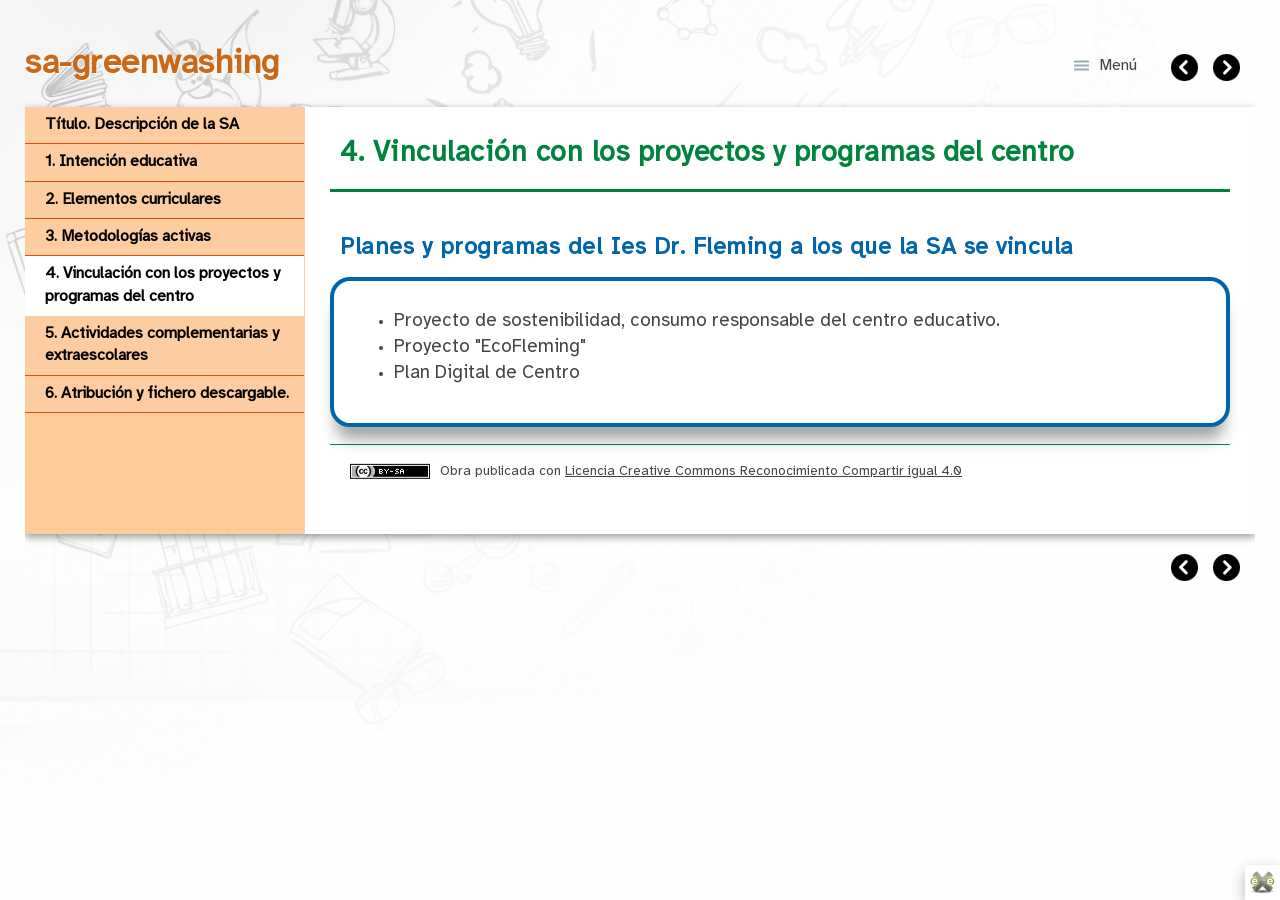
<file: 4_vinculacin_con_los_proyectos_y_programas_del_centro.html>
<!doctype html>
<html lang="es">
<head>
<link rel="stylesheet" type="text/css" href="base.css" />
<link rel="stylesheet" type="text/css" href="content.css" />
<link rel="stylesheet" type="text/css" href="nav.css" />
<meta http-equiv="content-type" content="text/html;  charset=utf-8" />
<title>4. Vinculación con los proyectos y programas del centro | sa-greenwashing </title>
<link rel="shortcut icon" href="favicon.ico" type="image/x-icon" />
<meta name="author" content="ABGR" />
<link rel="license" type="text/html" href="http://creativecommons.org/licenses/by-sa/4.0/" />
<meta name="generator" content="eXeLearning 2.9 Portable - exelearning.net" />
<!--[if lt IE 9]><script type="text/javascript" src="exe_html5.js"></script><![endif]-->
<script type="text/javascript" src="exe_jquery.js"></script>
<script type="text/javascript" src="common_i18n.js"></script>
<script type="text/javascript" src="common.js"></script>
<meta name="viewport" content="width=device-width, initial-scale=1" />
</head>
<body class="exe-web-site" id="exe-node-5"><script type="text/javascript">document.body.className+=" js"</script>
<div id="content">
<p id="skipNav"><a href="#main" class="sr-av">Saltar la navegación</a></p>
<header id="header" ><div id="headerContent">sa-greenwashing</div></header>
<nav id="siteNav">
<ul>
   <li><a href="index.html" class="daddy main-node">Título. Descripción de la SA</a></li>
   <li><a href="1_intencin_educativa.html" class="no-ch">1. Intención educativa</a></li>
   <li><a href="2_elementos_curriculares.html" class="no-ch">2. Elementos curriculares</a></li>
   <li><a href="3_metodologas_activas.html" class="no-ch">3. Metodologías activas</a></li>
   <li id="active"><a href="4_vinculacin_con_los_proyectos_y_programas_del_centro.html" class="active no-ch">4. Vinculación con los proyectos y programas del centro</a></li>
   <li><a href="5_actividades_complementarias_y_extraescolares.html" class="no-ch">5. Actividades complementarias y extraescolares</a></li>
   <li><a href="6_atribucin_y_fichero_descargable.html" class="no-ch">6. Atribución y fichero descargable.</a></li>
</ul>
</nav>
<div id='topPagination'>
<nav class="pagination noprt">
<a href="3_metodologas_activas.html" class="prev"><span><span>&laquo; </span>Anterior</span></a> <span class="sep">| </span><a href="5_actividades_complementarias_y_extraescolares.html" class="next"><span>Siguiente<span> &raquo;</span></span></a>
</nav>
</div>
<div id="main-wrapper">
<section id="main">
<header id="nodeDecoration"><h1 id="nodeTitle">4. Vinculación con los proyectos y programas del centro</h1></header>
<article class="iDevice_wrapper textIdevice em_iDevice" id="id18">
<div class="iDevice emphasis1" >
<header class="iDevice_header iDevice_header_noIcon"><h1 class="iDeviceTitle">Planes y programas del Ies Dr. Fleming a los que la SA se vincula </h1></header>
<div class="iDevice_inner">
<div class="iDevice_content_wrapper">
<div id="ta18_133_2" class="block iDevice_content">
<div class="exe-text"><ul>
<li style="text-align: justify;"><span style="font-size: 14pt;">Proyecto de sostenibilidad, consumo responsable del centro educativo.</span></li>
<li><span style="font-size: 14pt;">Proyecto "EcoFleming"</span></li>
<li><span style="font-size: 14pt;">Plan Digital de Centro</span></li>
</ul></div>
</div>
</div>
</div>
</div>
</article>
<div id="packageLicense" class="cc cc-by-sa">
<p><span>Obra publicada con</span> <a rel="license" href="http://creativecommons.org/licenses/by-sa/4.0/">Licencia Creative Commons Reconocimiento Compartir igual 4.0</a></p>
</div>
</section>
</div>
<div id='bottomPagination'>
<nav class="pagination noprt">
<a href="3_metodologas_activas.html" class="prev"><span><span>&laquo; </span>Anterior</span></a> <span class="sep">| </span><a href="5_actividades_complementarias_y_extraescolares.html" class="next"><span>Siguiente<span> &raquo;</span></span></a>
</nav>
</div>
</div>
<p id="made-with-eXe"><a href="https://exelearning.net/" target="_blank" rel="noopener"><span>Creado con eXeLearning<span> (Ventana nueva)</span></span></a></p><script type="text/javascript" src="_style_js.js"></script></body></html>
</file>
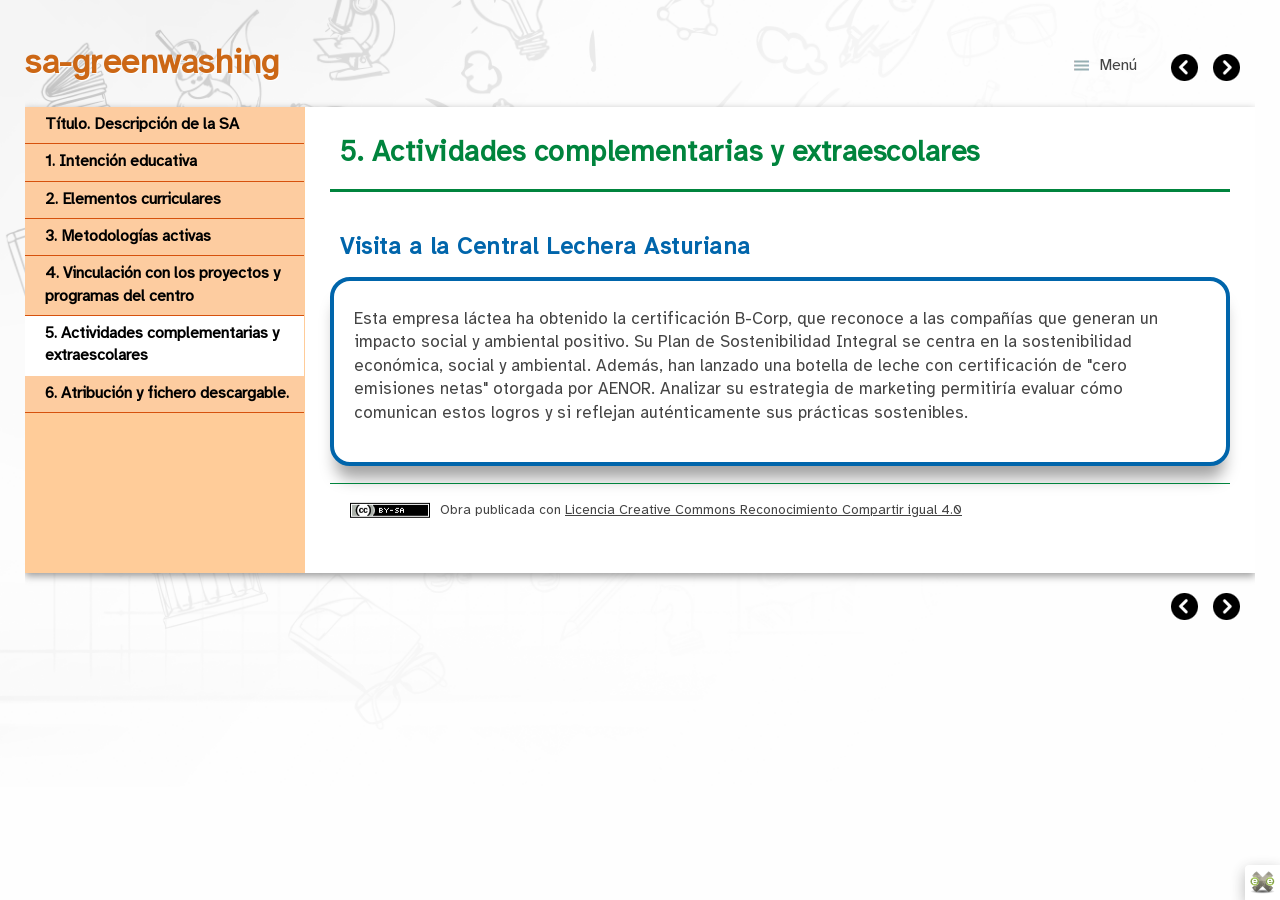
<file: 5_actividades_complementarias_y_extraescolares.html>
<!doctype html>
<html lang="es">
<head>
<link rel="stylesheet" type="text/css" href="base.css" />
<link rel="stylesheet" type="text/css" href="content.css" />
<link rel="stylesheet" type="text/css" href="nav.css" />
<meta http-equiv="content-type" content="text/html;  charset=utf-8" />
<title>5. Actividades complementarias y extraescolares | sa-greenwashing </title>
<link rel="shortcut icon" href="favicon.ico" type="image/x-icon" />
<meta name="author" content="ABGR" />
<link rel="license" type="text/html" href="http://creativecommons.org/licenses/by-sa/4.0/" />
<meta name="generator" content="eXeLearning 2.9 Portable - exelearning.net" />
<!--[if lt IE 9]><script type="text/javascript" src="exe_html5.js"></script><![endif]-->
<script type="text/javascript" src="exe_jquery.js"></script>
<script type="text/javascript" src="common_i18n.js"></script>
<script type="text/javascript" src="common.js"></script>
<meta name="viewport" content="width=device-width, initial-scale=1" />
</head>
<body class="exe-web-site" id="exe-node-6"><script type="text/javascript">document.body.className+=" js"</script>
<div id="content">
<p id="skipNav"><a href="#main" class="sr-av">Saltar la navegación</a></p>
<header id="header" ><div id="headerContent">sa-greenwashing</div></header>
<nav id="siteNav">
<ul>
   <li><a href="index.html" class="daddy main-node">Título. Descripción de la SA</a></li>
   <li><a href="1_intencin_educativa.html" class="no-ch">1. Intención educativa</a></li>
   <li><a href="2_elementos_curriculares.html" class="no-ch">2. Elementos curriculares</a></li>
   <li><a href="3_metodologas_activas.html" class="no-ch">3. Metodologías activas</a></li>
   <li><a href="4_vinculacin_con_los_proyectos_y_programas_del_centro.html" class="no-ch">4. Vinculación con los proyectos y programas del centro</a></li>
   <li id="active"><a href="5_actividades_complementarias_y_extraescolares.html" class="active no-ch">5. Actividades complementarias y extraescolares</a></li>
   <li><a href="6_atribucin_y_fichero_descargable.html" class="no-ch">6. Atribución y fichero descargable.</a></li>
</ul>
</nav>
<div id='topPagination'>
<nav class="pagination noprt">
<a href="4_vinculacin_con_los_proyectos_y_programas_del_centro.html" class="prev"><span><span>&laquo; </span>Anterior</span></a> <span class="sep">| </span><a href="6_atribucin_y_fichero_descargable.html" class="next"><span>Siguiente<span> &raquo;</span></span></a>
</nav>
</div>
<div id="main-wrapper">
<section id="main">
<header id="nodeDecoration"><h1 id="nodeTitle">5. Actividades complementarias y extraescolares</h1></header>
<article class="iDevice_wrapper textIdevice em_iDevice" id="id19">
<div class="iDevice emphasis1" >
<header class="iDevice_header iDevice_header_noIcon"><h1 class="iDeviceTitle">Visita a la Central Lechera Asturiana</h1></header>
<div class="iDevice_inner">
<div class="iDevice_content_wrapper">
<div id="ta19_134_2" class="block iDevice_content">
<div class="exe-text"><p>Esta empresa láctea ha obtenido la certificación B-Corp, que reconoce a las compañías que generan un impacto social y ambiental positivo. Su Plan de Sostenibilidad Integral se centra en la sostenibilidad económica, social y ambiental. Además, han lanzado una botella de leche con certificación de "cero emisiones netas" otorgada por AENOR. Analizar su estrategia de marketing permitiría evaluar cómo comunican estos logros y si reflejan auténticamente sus prácticas sostenibles.</p></div>
</div>
</div>
</div>
</div>
</article>
<div id="packageLicense" class="cc cc-by-sa">
<p><span>Obra publicada con</span> <a rel="license" href="http://creativecommons.org/licenses/by-sa/4.0/">Licencia Creative Commons Reconocimiento Compartir igual 4.0</a></p>
</div>
</section>
</div>
<div id='bottomPagination'>
<nav class="pagination noprt">
<a href="4_vinculacin_con_los_proyectos_y_programas_del_centro.html" class="prev"><span><span>&laquo; </span>Anterior</span></a> <span class="sep">| </span><a href="6_atribucin_y_fichero_descargable.html" class="next"><span>Siguiente<span> &raquo;</span></span></a>
</nav>
</div>
</div>
<p id="made-with-eXe"><a href="https://exelearning.net/" target="_blank" rel="noopener"><span>Creado con eXeLearning<span> (Ventana nueva)</span></span></a></p><script type="text/javascript" src="_style_js.js"></script></body></html>
</file>
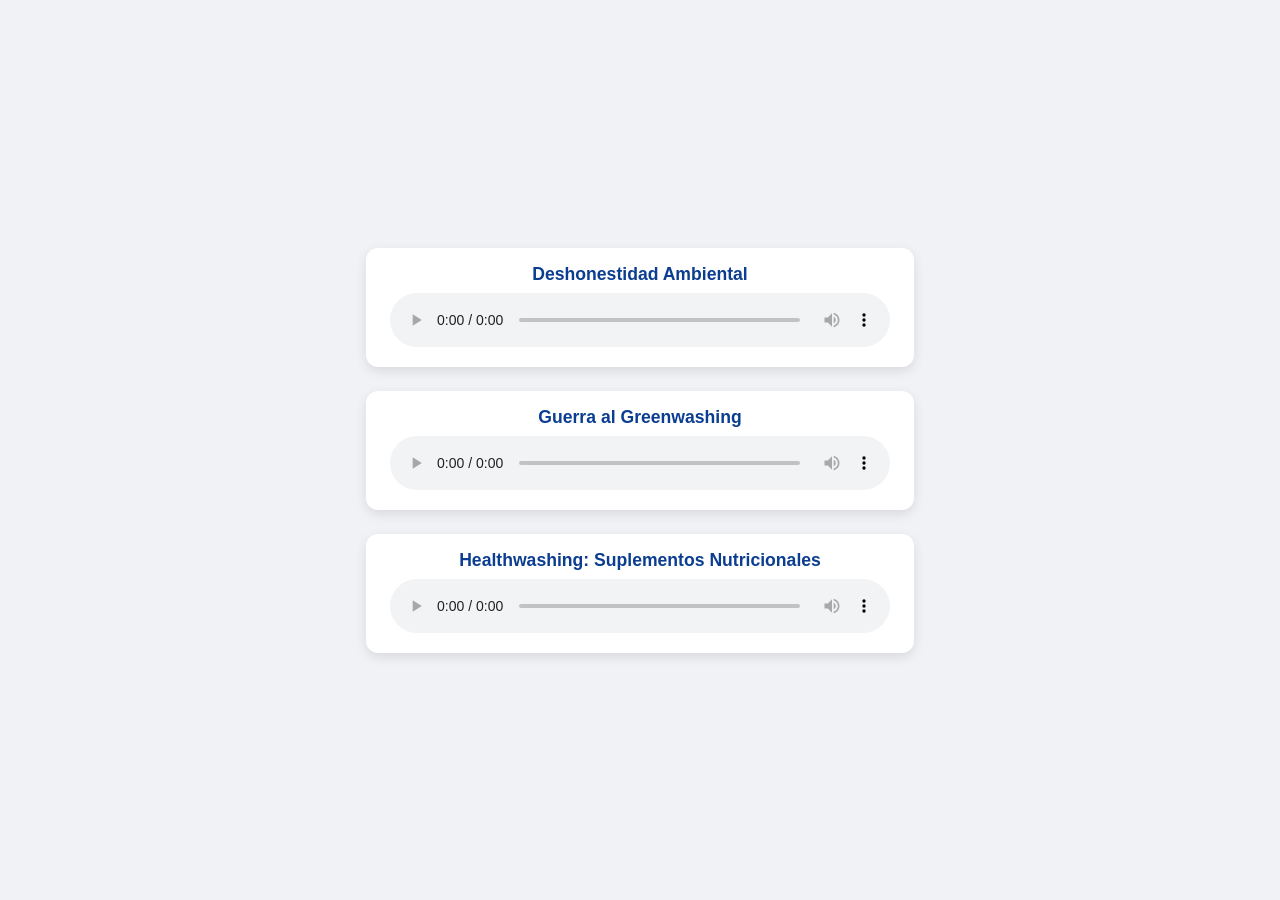
<file: audio.html>
<!doctype html>
<html lang="es">
<head>
<meta charset="utf-8">
<meta name="viewport" content="width=device-width, initial-scale=1">
<title>Reproductores de Audio Greenwashing</title>
<style>
body { display:flex; flex-direction:column; justify-content:center; align-items:center; min-height:100vh; margin:0; background:#f0f2f5; font-family:Arial, sans-serif; }
.player { background:#fff; padding:16px 24px; margin:12px 0; border-radius:12px; box-shadow:0 4px 12px rgba(0,0,0,0.1); width:90%; max-width:500px; text-align:center; }
h2 { margin:0 0 8px 0; font-size:1.1rem; color:#0b3d91; }
audio { width:100%; outline:none; }
</style>
</head>
<body>


<div class="player">
<h2>Deshonestidad Ambiental</h2>
<audio controls>
<source src="https://sostenible.clan.su/greenwashing/deshonestidadambiental.mp3" type="audio/mpeg">
Tu navegador no soporta audio.
</audio>
</div>


<div class="player">
<h2>Guerra al Greenwashing</h2>
<audio controls>
<source src="https://sostenible.clan.su/greenwashing/guerralgreenwashing.mp3" type="audio/mpeg">
Tu navegador no soporta audio.
</audio>
</div>


<div class="player">
<h2>Healthwashing: Suplementos Nutricionales</h2>
<audio controls>
<source src="https://sostenible.clan.su/greenwashing/suplementosnutricionales.mp3" type="audio/mpeg">
Tu navegador no soporta audio.
</audio>
</div>


</body>
</html>
</file>
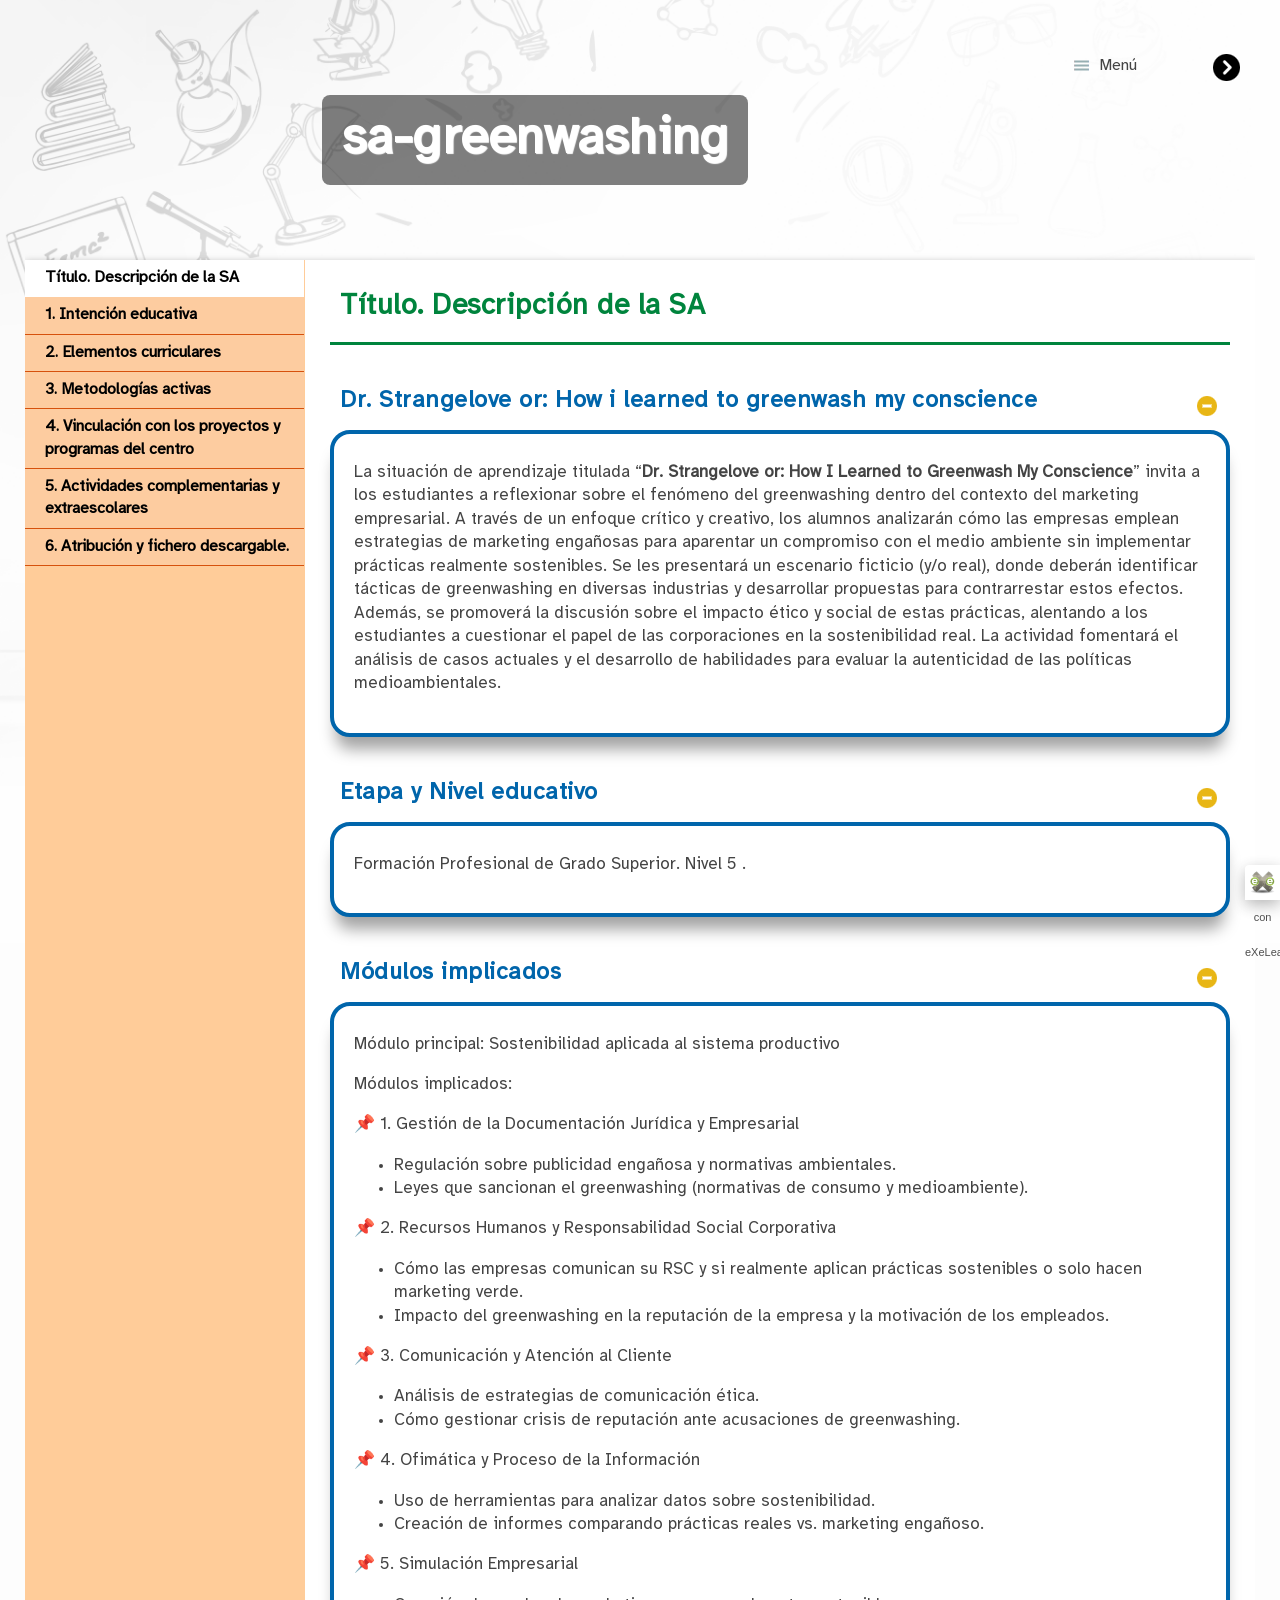
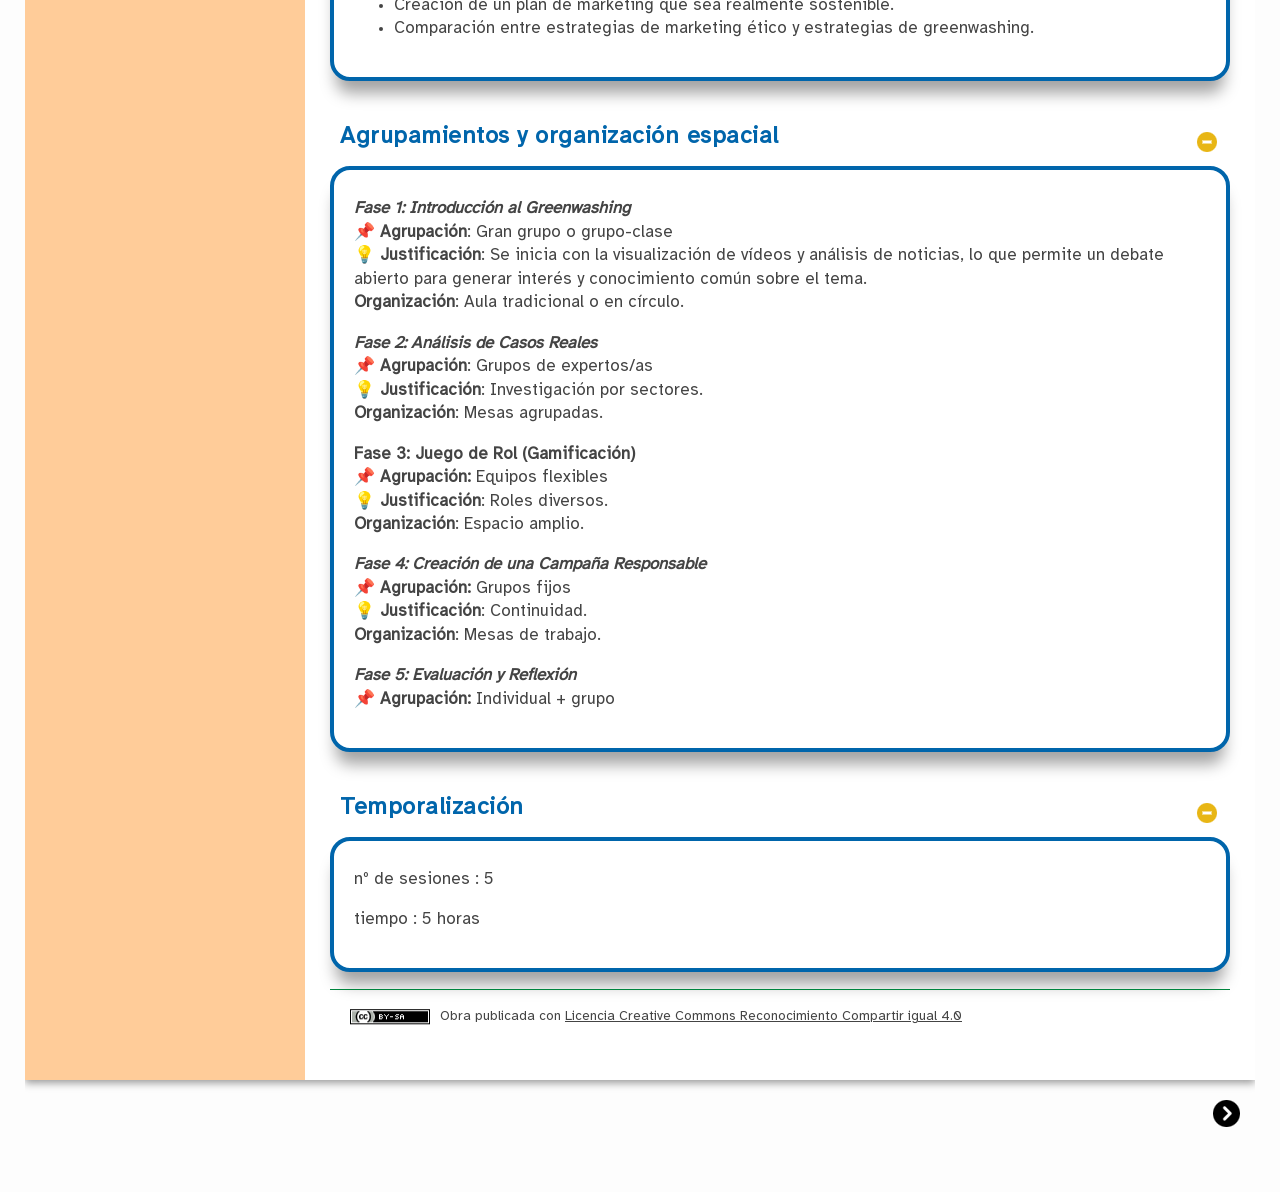
<file: index2.html>
<!doctype html>
<html lang="es">
<head>
<meta charset="utf-8" />
<link rel="stylesheet" type="text/css" href="base.css" />
<link rel="stylesheet" type="text/css" href="content.css" />
<link rel="stylesheet" type="text/css" href="nav.css" />
<title>sa-greenwashing </title>
<link rel="shortcut icon" href="favicon.ico" type="image/x-icon" />
<meta name="author" content="ABGR" />
<link rel="license" type="text/html" href="http://creativecommons.org/licenses/by-sa/4.0/" />
<meta name="generator" content="eXeLearning 2.9 Portable - exelearning.net" />
<meta name="description" content="Situación de aprendizaje sobre greenwashing" />
<!--[if lt IE 9]><script type="text/javascript" src="exe_html5.js"></script><![endif]-->
<script type="text/javascript" src="exe_jquery.js"></script>
<script type="text/javascript" src="common_i18n.js"></script>
<script type="text/javascript" src="common.js"></script>
<meta name="viewport" content="width=device-width, initial-scale=1" />

<style>
#header {
    background-image: url("https://carbonodesangre.zya.me/tortuga.webp");
    background-size: cover;
    background-position: center;
    background-repeat: no-repeat;
    height: 200px;
    display: flex;
    align-items: center;
    justify-content: center;
}

#headerContent {
    background-color: rgba(0,0,0,0.5);
    color: white;
    padding: 10px 20px;
    border-radius: 8px;
    font-size: 1.5em;
}
</style>

</head>

<body class="exe-web-site" id="exe-node-0">
<script type="text/javascript">document.body.className+=" js"</script>

<div id="content">
<p id="skipNav"><a href="#main" class="sr-av">Saltar la navegación</a></p>

<header id="header">
<div id="headerContent">sa-greenwashing</div>
</header>

<nav id="siteNav">
<ul>
   <li id="active"><a href="index.html" class="active daddy main-node">Título. Descripción de la SA</a></li>
   <li><a href="1_intencin_educativa.html" class="no-ch">1. Intención educativa</a></li>
   <li><a href="2_elementos_curriculares.html" class="no-ch">2. Elementos curriculares</a></li>
   <li><a href="3_metodologas_activas.html" class="no-ch">3. Metodologías activas</a></li>
   <li><a href="4_vinculacin_con_los_proyectos_y_programas_del_centro.html" class="no-ch">4. Vinculación con los proyectos y programas del centro</a></li>
   <li><a href="5_actividades_complementarias_y_extraescolares.html" class="no-ch">5. Actividades complementarias y extraescolares</a></li>
   <li><a href="6_atribucin_y_fichero_descargable.html" class="no-ch">6. Atribución y fichero descargable.</a></li>
</ul>
</nav>

<div id='topPagination'>
<nav class="pagination noprt">
<a href="1_intencin_educativa.html" class="next"><span>Siguiente</span><span> &raquo;</span></a>
</nav>
</div>

<div id="main-wrapper">
<section id="main">
<header id="nodeDecoration"><h1 id="nodeTitle">Título. Descripción de la SA</h1></header>

<article class="iDevice_wrapper textIdevice em_iDevice" id="id1">
<div class="iDevice emphasis1">
<header class="iDevice_header iDevice_header_noIcon"><h1 class="iDeviceTitle">Dr. Strangelove or: How i learned to greenwash my conscience</h1></header>
<div class="iDevice_inner">
<div class="iDevice_content_wrapper">
<div id="ta1_127_2" class="block iDevice_content">
<div class="exe-text">
<p>La situación de aprendizaje titulada “<strong>Dr. Strangelove or: How I Learned to Greenwash My Conscience</strong>” invita a los estudiantes a reflexionar sobre el fenómeno del greenwashing dentro del contexto del marketing empresarial. A través de un enfoque crítico y creativo, los alumnos analizarán cómo las empresas emplean estrategias de marketing engañosas para aparentar un compromiso con el medio ambiente sin implementar prácticas realmente sostenibles. Se les presentará un escenario ficticio (y/o real), donde deberán identificar tácticas de greenwashing en diversas industrias y desarrollar propuestas para contrarrestar estos efectos. Además, se promoverá la discusión sobre el impacto ético y social de estas prácticas, alentando a los estudiantes a cuestionar el papel de las corporaciones en la sostenibilidad real. La actividad fomentará el análisis de casos actuales y el desarrollo de habilidades para evaluar la autenticidad de las políticas medioambientales.</p>
</div>
</div>
</div>
</div>
</div>
</article>

<article class="iDevice_wrapper textIdevice em_iDevice" id="id3">
<div class="iDevice emphasis1">
<header class="iDevice_header iDevice_header_noIcon"><h1 class="iDeviceTitle">Etapa y Nivel educativo</h1></header>
<div class="iDevice_inner">
<div class="iDevice_content_wrapper">
<div id="ta3_129_2" class="block iDevice_content">
<div class="exe-text"><p>Formación Profesional de Grado Superior. Nivel 5 .</p></div>
</div>
</div>
</div>
</div>
</article>

<article class="iDevice_wrapper textIdevice em_iDevice" id="id4">
<div class="iDevice emphasis1">
<header class="iDevice_header iDevice_header_noIcon"><h1 class="iDeviceTitle">Módulos implicados</h1></header>
<div class="iDevice_inner">
<div class="iDevice_content_wrapper">
<div id="ta4_130_2" class="block iDevice_content">
<div class="exe-text">
<p>Módulo principal: Sostenibilidad aplicada al sistema productivo</p>
<p>Módulos implicados:</p>
<p>📌 1. Gestión de la Documentación Jurídica y Empresarial</p>
<ul>
<li>Regulación sobre publicidad engañosa y normativas ambientales.</li>
<li>Leyes que sancionan el greenwashing (normativas de consumo y medioambiente).</li>
</ul>
<p>📌 2. Recursos Humanos y Responsabilidad Social Corporativa</p>
<ul>
<li>Cómo las empresas comunican su RSC y si realmente aplican prácticas sostenibles o solo hacen marketing verde.</li>
<li>Impacto del greenwashing en la reputación de la empresa y la motivación de los empleados.</li>
</ul>
<p>📌 3. Comunicación y Atención al Cliente</p>
<ul>
<li>Análisis de estrategias de comunicación ética.</li>
<li>Cómo gestionar crisis de reputación ante acusaciones de greenwashing.</li>
</ul>
<p>📌 4. Ofimática y Proceso de la Información</p>
<ul>
<li>Uso de herramientas para analizar datos sobre sostenibilidad.</li>
<li>Creación de informes comparando prácticas reales vs. marketing engañoso.</li>
</ul>
<p>📌 5. Simulación Empresarial</p>
<ul>
<li>Creación de un plan de marketing que sea realmente sostenible.</li>
<li>Comparación entre estrategias de marketing ético y estrategias de greenwashing.</li>
</ul>
</div>
</div>
</div>
</div>
</div>
</article>

<article class="iDevice_wrapper textIdevice em_iDevice" id="id5">
<div class="iDevice emphasis1">
<header class="iDevice_header iDevice_header_noIcon"><h1 class="iDeviceTitle">Agrupamientos y organización espacial</h1></header>
<div class="iDevice_inner">
<div class="iDevice_content_wrapper">
<div id="ta5_131_2" class="block iDevice_content">
<div class="exe-text">
<p><strong><em>Fase 1: Introducción al Greenwashing</em></strong><br />📌 <strong>Agrupación</strong>: Gran grupo o grupo-clase<br />💡 <strong>Justificación</strong>: Se inicia con la visualización de vídeos y análisis de noticias, lo que permite un debate abierto para generar interés y conocimiento común sobre el tema.<br /><strong>Organización</strong>: Aula tradicional o en círculo.</p>

<p><em><strong>Fase 2: Análisis de Casos Reales</strong></em><br />📌 <strong>Agrupación</strong>: Grupos de expertos/as<br />💡 <strong>Justificación</strong>: Investigación por sectores.<br /><strong>Organización</strong>: Mesas agrupadas.</p>

<p><strong>Fase 3: Juego de Rol (Gamificación)</strong><br />📌 <strong>Agrupación:</strong> Equipos flexibles<br />💡 <strong>Justificación</strong>: Roles diversos.<br /><strong>Organización</strong>: Espacio amplio.</p>

<p><em><strong>Fase 4: Creación de una Campaña Responsable</strong></em><br />📌 <strong>Agrupación:</strong> Grupos fijos<br />💡 <strong>Justificación</strong>: Continuidad.<br /><strong>Organización</strong>: Mesas de trabajo.</p>

<p><em><strong>Fase 5: Evaluación y Reflexión</strong></em><br />📌 <strong>Agrupación:</strong> Individual + grupo</p>
</div>
</div>
</div>
</div>
</div>
</article>

<article class="iDevice_wrapper textIdevice em_iDevice" id="id7">
<div class="iDevice emphasis1">
<header class="iDevice_header iDevice_header_noIcon"><h1 class="iDeviceTitle">Temporalización</h1></header>
<div class="iDevice_inner">
<div class="iDevice_content_wrapper">
<div id="ta7_127_2" class="block iDevice_content">
<div class="exe-text"><p>nº de sesiones : 5</p><p>tiempo : 5 horas</p></div>
</div>
</div>
</div>
</div>
</article>

<div id="packageLicense" class="cc cc-by-sa">
<p><span>Obra publicada con</span> <a rel="license" href="http://creativecommons.org/licenses/by-sa/4.0/">Licencia Creative Commons Reconocimiento Compartir igual 4.0</a></p>
</div>

</section>
</div>

<div id='bottomPagination'>
<nav class="pagination noprt">
<a href="1_intencin_educativa.html" class="next"><span>Siguiente</span><span> &raquo;</span></a>
</nav>
</div>

</div>

<p id="made-with-eXe"><a href="https://exelearning.net/" target="_blank" rel="noopener"><span>Creado con eXeLearning<span> (Ventana nueva)</span></span></a>

<script type="text/javascript" src="_style_js.js"></script>
</body>
</html>
</file>
<file: base.css>
/*
eXe
Copyright 2004-2006, University of Auckland
Copyright 2004-2007 eXe Project, New Zealand Tertiary Education Commission
base style sheet for all themes
*/
body{margin:0;padding:0 10px 10px 10px;font-family:arial,verdana,helvetica,sans-serif;font-size:.8em}#header{text-align:left;height:50px;padding-left:20px;font-size:2.2em;font-weight:bold}a{text-decoration:none}a:hover,a:focus{text-decoration:underline}img.submit,img.help,img.info,img.gallery{border:0}li{list-style-position:inside}#nodeDecoration{padding:.1em;border-bottom:0;text-align:right}.block,.feedback{display:block;padding-top:.25em;padding-bottom:.25em}.feedback{font-family:times,serif;font-size:120%}.feedback-button p{margin:0}.emphasis0{padding-left:0;margin:0}.iDeviceTitle{font-weight:bold;position:relative;top:-18px}input.feedbackbutton{margin-top:10px;margin-bottom:10px}.popupDiv{background-color:#EDEFF0;border:2px solid #607489;padding:0 4px 4px 4px;margin-left:15px;text-align:left;z-index:99;border-radius:3px}.popupDivLabel{text-align:center;font:message-box;font-weight:bold;color:#fff;cursor:move;margin:0 -4px;background-image:url(popup_bg.gif)}@media print{.feedback{display:block!important}.feedback.iDevice_solution a{text-decoration:none;color:inherit}.iDevice_solution li span{display:none}div.node,article.node{page-break-after:always}.external-iframe{display:none}.external-iframe-src{display:block!important;margin:2em 0;font-size:.95em;text-align:center}#made-with-eXe{display:none}}.external-iframe{border:0}.iDevice a,#siteFooter a,#packageLicense a,.toggle-idevice a{text-decoration:underline}.iDevice a:hover,#siteFooter a:hover,#packageLicense a:hover,.toggle-idevice a:hover{text-decoration:none}.pre-code{background:#112C4A;color:#E7ECF1;font-family:Monaco,Courier,monospace;border-radius:9px;font-size:12px;margin:2em 1em;overflow:auto;padding:20px}.iDevice_content{position:relative;max-width:100%}.exe-epub3 .iDevice_content{position:static}.iDevice_header{background-position:0 50%;background-repeat:no-repeat}.iDevice_header.iDevice_header_noIcon{background-image:none;padding:5px 0}.TrueFalseIdevice label{white-space:nowrap;margin-right:1em;line-height:1.7em}.cloze-activity-form input[type='text']{max-width:calc(100% - .45em)}.exe-dl{margin-bottom:2em;margin-left:1.5em}.exe-dl dt{font-weight:bold}.exe-dl dd{margin:1em 1.5em}.js .exe-dl dt{margin:1.2em 0 0 0}.exe-dl dt a{text-decoration:underline}.exe-dl .icon{font-family:Arial,sans-serif;display:block;width:20px;height:20px;font-size:16px;margin-right:1em;line-height:20px;text-align:center;float:left;border-radius:2px;position:relative}@media all and (min-width:1px){.exe-dl dt a{align-items:center;display:flex;text-decoration:none}.exe-dl .icon{height:18px;line-height:18px;width:18px;padding:1px;font:18px monospace;font-weight:bold;display:flex;justify-content:center;align-items:center}}.exe-dl-toggler{height:20px;margin:1.5em}.exe-dl-toggler a{margin-left:0;font-weight:bold}.js .exe-dl dd{display:none;padding-left:0;margin:1em 1em 1em 37px}.exe-math{display:block;margin:2em 0}.exe-math,.MathJax_Display{text-align:left!important}.exe-math.position-center,.position-center .MathJax_Display,[style*="text-align: center"] .MathJax_Display{text-align:center!important}.exe-math.position-right,.position-right .MathJax_Display,[style*="text-align: right"] .MathJax_Display{text-align:right!important}.js .show-image .exe-math-code,.js .show-code .exe-math-img{display:none}.exe-math-links{font-size:.85em}.exe-math-inline{display:inline;margin:0 .1em!important}.exe-figure{margin:2em 0;max-width:100%}.position-center{margin:2em auto}.position-right{margin:2em 0 2em auto}.float-left{float:left;margin:.5em 1.5em 1em 0}.float-right{float:right;margin:.5em 0 1em 2em}.figcaption{padding-top:.2em}.figcaption.header{padding-top:0;padding-bottom:.2em}.exe-layout-2-cols,.exe-layout-3-cols{width:100%}.exe-layout-2-cols .exe-col{float:left;width:49%}.exe-layout-2-cols .exe-col-1{padding-right:1%}.exe-layout-2-cols .exe-col-2{padding-left:1%}.exe-layout-2-30-70 .exe-col{width:69%}.exe-layout-2-30-70 .exe-col-1{width:29%}.exe-layout-2-70-30 .exe-col{width:29%}.exe-layout-2-70-30 .exe-col-1{width:69%}.exe-layout-3-cols .exe-col{float:left;width:32%}.exe-layout-3-cols .exe-col-1,.exe-layout-3-cols .exe-col-2{padding-right:2%}.exe-block-warning{background:#FCF8E3;color:#796034;border:1px solid #FAEBCC;padding:0 1em;border-radius:4px}p.exe-block-warning{padding:1em}.exe-block-alert{background:#ffc;color:#855000;border:1px solid #FFF099;padding:0 1em;border-radius:4px}p.exe-block-alert{padding:1em}.exe-block-danger{background:#FEF0EF;color:#973C3B;border:1px solid #F3DADD;padding:0 1em;border-radius:4px}p.exe-block-danger{padding:1em}.exe-block-info{background:#E1F1F9;color:#2B627D;border:1px solid #C9EDF4;padding:0 1em;border-radius:4px}p.exe-block-info{padding:1em}.exe-block-success{background:#E5F3E0;color:#336634;border:1px solid #DEEDD1;padding:0 1em;border-radius:4px}p.exe-block-success{padding:1em}.exe-block-warning a{color:#4F360A}.exe-block-alert a{color:#5B2600}.exe-block-danger a{color:#6D1211}.exe-block-info a{color:#063853}.exe-block-success a{color:#093C0A}div.exe-block-warning,div.exe-block-alert,div.exe-block-danger,div.exe-block-info,div.exe-block-success{margin:1em 0}.js a.exe-enlarge{position:relative;display:block}.exe-enlarge-icon{display:none;width:30px;height:30px;position:absolute;top:50%;left:50%;margin:-15px 0 0 -15px;border-radius:15px;background:#333;z-index:10;box-shadow:0 0 7px 0 #DDD}.exe-enlarge-icon b{width:30px;height:30px;line-height:30px;text-align:center;display:block;font-size:1.3em;color:#FFF}.exe-enlarge-icon b:before{content:"+"}.js a.exe-enlarge:hover img,.js a.exe-enlarge:focus img{opacity:.7;filter:alpha(opacity=70)}a.exe-enlarge:hover .exe-enlarge-icon,a.exe-enlarge:focus .exe-enlarge-icon{display:block;*display:none}.exe-clear{overflow:auto}.toggle-idevice,.exe-hidden,.js-required,.js .js-hidden,.exe-mindmap-code{display:none}.js .js-required{display:block}#packageLicense{text-align:center}.js #main .iDevice_hint_title{font-size:1em;margin-top:0;font-weight:normal;*margin-top:1em}.iDevice_hint{margin-bottom:1.5em}.iDevice_hint_title a{background-repeat:no-repeat;background-position:0 50%;padding-left:23px;text-decoration:none}.iDevice_hint_content{padding:0 23px}.iDevice_answer{overflow:hidden;*margin:1.5em 0}.iDevice_answer{overflow:hidden}.iDevice_answer p{margin-top:0}.iDevice_answer-field{width:2.5em;float:left}.js .iDevice_answer-content,.js .iDevice_answer-feedback{padding-left:2.5em}.hidden-idevice .image_text{display:none}abbr[title],acronym[title]{text-decoration:none;border-bottom:1px dotted}.pagination.page-counter{text-align:center}.pagination.noprt .sep{display:none}.pagination.noprt .page-counter{margin-right:20px}#topPagination .page-counter{margin-left:20px;margin-right:0}#skipNav{margin:0;position:absolute;width:100%}.sr-av,.js .js-sr-av,#skipNav a,.exe-hidden-accessible,.js .exe-tooltip-text{position:absolute;overflow:hidden;clip:rect(0 0 0 0);clip:rect(0,0,0,0);height:0}#skipNav a{background:#333;color:#fff;padding:.4em .85em}#skipNav a:active,#skipNav a:focus{position:static;overflow:visible;clip:auto;height:auto}.exe-table{margin:2em auto;max-width:100%;border:1px solid #CCC;border-collapse:collapse;border-spacing:0}.exe-table tr{background:#fff}.exe-table caption{padding:.5em 0;text-align:center;font-style:italic}.exe-table td,.exe-table th{border:1px solid #CCC;margin:0;padding:.5em 1em}.exe-table thead{background:#ddd;color:#000;text-align:left}.exe-table tr:nth-child(2n-1) td,.exe-table tbody tr:nth-child(2n-1) th{background:#F4F4F4}.exe-table tbody tr:nth-child(2n) th{background:#F4F4F4}.exe-table tbody tr:nth-child(2n-1) th{background:#E4E4E4}.exe-table thead+tbody tr:nth-child(2n) th{background:#fff}.exe-table thead+tbody tr:nth-child(2n-1) th{background:#F4F4F4}.exe-table-minimalist{margin:2em auto;border-collapse:collapse}.exe-table-minimalist tr{background:#fff}.exe-table-minimalist thead th{color:#000;padding:.6em 1.5em .6em .8em;border-bottom:2px solid #CCC;text-align:left}.exe-table-minimalist td,.exe-table-minimalist tbody th{border-bottom:1px solid #ccc;color:#555;padding:.5em 1.5em .5em .8em}.exe-table-minimalist tbody tr:hover td,.exe-table-minimalist tbody tr:hover th{color:#222}.exe-table-minimalist tr:nth-child(2n-1) td,.exe-table-minimalist tbody tr:nth-child(2n-1) th{background:#F9F9F9}.exe-table-minimalist caption{text-align:center;font-style:italic;border-bottom:2px solid #CCC;padding:.6em 0}.exe-table-responsive{display:block;overflow-x:auto;border:none}.exe-table-responsive,.exe-table-responsive th,.exe-table-responsive tr,.exe-table-responsive td{width:auto!important}body .qtip{font-size:.85em;line-height:1.5em}.qtip .exe-tooltip-text{position:relative;overflow:auto;clip:auto;height:auto}ol.auto-numbered{counter-reset:item}.auto-numbered ol{counter-reset:item}.auto-numbered li{display:block}.auto-numbered li:before{content:counters(item,".") ".- ";counter-increment:item}.exe-quote-cite cite{display:block;text-align:right;margin-top:-.5em}.exe-link-data{font-size:.8em;margin:0 .2em}.exe-link-data abbr{cursor:help}.styled-qc{font-family:Georgia,serif;font-style:italic;margin:1.5em 2.5em;padding:.25em 3.5em;position:relative}.styled-qc:before{display:block;content:"\201C";font-size:5em;position:absolute;left:0;top:-20px}.js .pbl-task-info{visibility:hidden}.pbl-task-info dt{float:left;font-weight:bold;margin-right:.5em}.pbl-task-info{overflow:hidden;margin:1em 0 1.5em 20px;width:auto;float:right;text-align:right}.pbl-task-info dt{margin:0;float:left;clear:left;width:150px}.pbl-task-info dd{margin:0 0 0 150px;text-align:left;padding-left:.5em}.pbl-task-info dd:after{content:'';display:block;clear:both}.pbl-task-description{clear:both}iframe,object,embed{max-width:100%}img,video{max-width:100%;height:auto}@media all and (max-width:992px){.exe-layout-3-cols .exe-col{float:none;width:100%;padding:0}.exe-layout-3-cols .exe-col .exe-figure{margin:2em auto}}@media all and (max-width:780px){.styled-qc{margin:1.5em .5em}.exe-layout-2-cols .exe-col{float:none;width:100%;padding:0}.exe-layout-2-cols .exe-col .exe-figure{margin:2em auto}}#exe-client-search-form{text-align:right;margin-bottom:2em}#exe-client-search-form p{margin:0}#exe-client-search-text{border:1px solid #ddd;padding:5px 10px;width:250px;max-width:60%}#exe-client-search-submit{border:1px solid #ddd;padding:5px 10px;background:#ddd;margin-left:-.4em;color:#333}.exe-client-search-results #nodeTitle,.exe-client-search-results .iDevice_wrapper,#exe-client-search-results,#exe-client-search-reset{display:none}.exe-client-search-results #exe-client-search-results{display:block}.exe-client-search-results #exe-client-search-reset{display:inline;line-height:2em}#exe-client-search-results p{margin-top:1.5em}#exe-client-search-results ul{margin:1.5em 1.5em 3em 1.5em;padding:0;list-style:none}#main #exe-client-search-results li{list-style-image:none;margin-bottom:1.5em}#exe-client-search-results a{font-size:1.15em}.exe-client-search-result{background:yellow}.exe-client-search-read-more{font-size:.7em;margin-left:.2em}#exe-client-search-reset{margin-left:.5em}@media all and (max-width:700px){#exe-client-search-form{text-align:center}}@media all and (max-width:600px){.exe-client-search-results #exe-client-search-reset{display:block;margin:1em 0 0 0}}#made-with-eXe{margin:0;position:fixed;bottom:0;right:0}#made-with-eXe a{text-decoration:none;box-shadow:rgba(0,0,0,0.35) 0 5px 15px;border-top-left-radius:4px;color:#222;font-size:11px;font-family:Arial,sans-serif;line-height:35px;width:35px;height:35px;background:#fff url(exe_powered_logo.png) no-repeat 0 50%;display:block;background-size:auto 23px;text-decoration:none;transition:.5s;opacity:.8}#made-with-eXe span{padding-left:35px;padding-right:5px}#made-with-eXe span span{position:absolute;overflow:hidden;clip:rect(0 0 0 0);clip:rect(0,0,0,0);height:0}#made-with-eXe a:hover{width:auto;padding:0 5px;background-position:5px 50%;opacity:1}
</file>
<file: content.css>
/* vietnamese */
@font-face{font-family:'Atkinson Hyperlegible';font-style:normal;font-weight:300;src:local('Atkinson Hyperlegible'),local('EncodeSans-Light'),url(Atkinson-Hyperlegible-Regular-102a.woff2) format('woff2');unicode-range:U+0102-0103,U+0110-0111,U+1EA0-1EF9,U+20AB}
/* latin-ext */
@font-face{font-family:'Atkinson Hyperlegible';font-style:normal;font-weight:300;src:local('Atkinson Hyperlegible'),local('EncodeSans-Light'),url(Atkinson-Hyperlegible-Regular-102a.woff2) format('woff2');unicode-range:U+0100-024F,U+0259,U+1E00-1EFF,U+2020,U+20A0-20AB,U+20AD-20CF,U+2113,U+2C60-2C7F,U+A720-A7FF}
/* latin */
@font-face{font-family:'Atkinson Hyperlegible';font-style:normal;font-weight:300;src:local('Atkinson Hyperlegible'),local('EncodeSans-Light'),url(Atkinson-Hyperlegible-Regular-102a.woff2) format('woff2');unicode-range:U+0000-00FF,U+0131,U+0152-0153,U+02BB-02BC,U+02C6,U+02DA,U+02DC,U+2000-206F,U+2074,U+20AC,U+2122,U+2191,U+2193,U+2212,U+2215,U+FEFF,U+FFFD}
html,body{min-height:100%}
html{padding:0}
body{font:1.05em/1.4 "Atkinson Hyperlegible",Arial,Helvetica,sans-serif;padding:20px;margin:0;text-align:left;color:#444;background:#fff}
input,select,textarea,.feedback{font-family:"Atkinson Hyperlegible",​Arial,Helvetica,sans-serif;font-size:1em}
.pre-code,.highlighted-code{font-family:"Atkinson Hyperlegible",​Arial,Helvetica,sans-serif;font-size:.9em;border-radius:0}
a{color:#cc6715}
/* Header is also in single page */
header#header #headerContent h1{color:#cc6715;border:none;margin-right:75px}
#header h1{margin:0;font-size:1em;color:#00843D}
#emptyHeader,#nodeDecoration{height:auto;font-size:1em;text-align:left;letter-spacing:.5px;padding:16px 25px 16px 10px;border-bottom:3px solid #00843D;margin-bottom:0;background:url(_style_logo.png) no-repeat 100% 50%}
#header{height:auto;font-size:1em;text-align:left;letter-spacing:.5px;padding:16px 25px 16px 0px;border:none;margin-bottom:0;background:url(_style_logo.png) no-repeat 100% 50%}
.exe-single-page #header{font-size:1.55em}
#nodeTitle{font-size:1.55em;margin:0;color:#00843D;padding-right:60px}
#header h1,#nodeTitle{text-shadow:0 0 8px rgba(255,255,255,.6),0 0 5px rgba(255,255,255,.6),0 0 2px rgba(255,255,255,.9)}
#exe-node-0 header.nodeDecoration h1.nodeTitle{color:#fff;background-color:#00843d;padding:5px 5px 5px 15px;margin:5px 0 0 0 !important;border:none!important}
h1#nodeTitle{margin-right:30px}
/* Safe long titles in SCORM */
@media (max-width:420px){
	#header{font-size:21px}
	h1#nodeTitle{margin-right:80px;line-height:1.1em;font-size:21px}
	body .iDeviceTitle{font-size:20px}
	body .iDevice_header .toggle-idevice{position:absolute;right:13px;bottom:48px;margin:0}
}
/* .nodeTitle in single page */
.nodeTitle{padding:5px 0;border-bottom:2px solid #00843D;margin:5px 5px 5px 0;color:#00843D;letter-spacing:.5px;font-size:1.5em;padding-right:60px}
h1{font-size:1.5em;color:#444;letter-spacing:.5px;font-weight:bold}
h2{font-size:1.4em;color:#444;letter-spacing:.5px;font-weight:bold}
h3{font-size:1.35em;color:#444;letter-spacing:.5px;font-weight:bold}
h4{font-size:1.2em;font-weight:bold;color:#444}
h5{font-size:1.1em;font-weight:bold;color:#444}
h6{font-size:1em;font-weight:bold;color:#444}
p{margin:1em 0}
ol,ul{color:#444}
#main{height:auto!important;height:300px;min-height:300px;padding-top:10px}
#main h4{font-size:1.2em}
#main h5{font-size:1.1em}
#main h6{font-size:1em}
.iDevice{margin:25px 0 1em 0}
/* Modals */
#pp_full_res .pp_title{color:#00843D;margin:0;padding:1em 0 .25em 0}
#pp_full_res .pp_inline p{color:#444}
/* SCORM navigation */
.previousnext a.previouslink,
section.previousnext{display:none}
/* Tables */
.exe-table thead tr{background:none}

/* Blue iDevices (default) */

/* iDevice title */
.iDeviceTitle{font-size:1.4em;display:inline;font-weight:normal;vertical-align:middle;top:0;color:#2E2E2E;letter-spacing:.5px;font-weight:bold}
.iDeviceTitle:before{content:" ";display:block;width:15px;height:15px}
/* iDevice content */
.iDevice_content{word-wrap:break-word;overflow:auto;text-align:left}
/*.iDevice_inner*/
.iDevice_inner{padding:10px 20px 20px 20px;background:#fff;box-shadow:0px 18px 16px -6px rgba(0,0,0,0.37);border-radius:20px;border:4px solid #0065AB}
.iDeviceTitle{color:#0065AB}
/* iDevice icons */
.iDevice_header{background:url(icon_udl_exp_interactivo.svg) no-repeat 0 50%;padding:5px 0 5px 80px;position:relative;min-height:60px}
.iDevice .iDevice_header.iDevice_header_noIcon{padding:0 0 0 10px;background-image:none}
/* Buttons */
.feedbackbutton,.feedback-button input,.iDevice_buttons input{text-decoration:none;background-color:#0065ab;padding:.3em 1em;color:#fff;transition:background-color 0.4s ease-in-out;display:inline-block;border:none;cursor:pointer}
.feedbackbutton:hover,.feedback-button input:hover,.iDevice_buttons input:hover{background-color:#004b80}

.emphasis0 .feedbackbutton,.emphasis0 .feedback-button input,.emphasis0 .iDevice_buttons input{background-color:#CC6715}
.emphasis0 .feedbackbutton:hover,.emphasis0 .feedback-button input:hover,.emphasis0 .iDevice_buttons input:hover{background-color:#9D4C0A}

.activityIdevice .iDevice_header{background-image:url(icon_udl_exp_actividad.svg)}
.readingIdevice .iDevice_header{background-image:url(icon_udl_exp_lee.svg)}

.iDevice_wrapper[class*='em_iDevice_udl_exp'] .exe-table,
.UDLcontentIdevice-exp .exe-table{border-color:#0065ab}
.iDevice_wrapper[class*='em_iDevice_udl_exp'] .exe-table td,.iDevice_wrapper[class*='em_iDevice_udl_exp'] .exe-table th,
.UDLcontentIdevice-exp .exe-table td,.UDLcontentIdevice-exp .exe-table th{border-color:#0065ab}
.iDevice_wrapper[class*='em_iDevice_udl_exp'] .exe-table thead,
.UDLcontentIdevice-exp .exe-table thead{background:#005088;color:#FFF}

/* Green iDevices */
.iDevice_wrapper[class*='em_iDevice_udl_eng'] .iDeviceTitle,
.objectivesIdevice .iDeviceTitle,
.download-packageIdevice .iDeviceTitle,
.RssIdevice .iDeviceTitle,
.RubricIdevice .iDeviceTitle,
.OrientacionesalumnadofpdIdevice .iDeviceTitle,
.OrientacionestutoriafpdIdevice .iDeviceTitle,
.UDLcontentIdevice-eng .iDeviceTitle{color:#499113}

.iDevice_wrapper[class*='em_iDevice_udl_eng'] .iDevice_inner,
.objectivesIdevice .iDevice_inner,
.download-packageIdevice .iDevice_inner,
.RssIdevice .iDevice_inner,
.RubricIdevice .iDevice_inner,
.OrientacionesalumnadofpdIdevice .iDevice_inner,
.OrientacionestutoriafpdIdevice .iDevice_inner,
.UDLcontentIdevice-eng .iDevice_inner{border-color:#499113}

.objectivesIdevice .iDevice_header{background-image:url(icon_udl_eng_objetivos.svg)}
.download-packageIdevice .iDevice_header{background-image:url(icon_udl_eng_descarga.svg);padding-left:95px}
.RssIdevice .iDevice_header{background-image:url(icon_udl_eng_rss.svg)}
.RubricIdevice .iDevice_header{background-image:url(icon_udl_eng_rubrica.svg)}
.OrientacionesalumnadofpdIdevice .iDevice_header,
.OrientacionestutoriafpdIdevice .iDevice_header{background-image:url(icon_udl_eng_rubrica.svg)}

.iDevice_wrapper[class*='em_iDevice_udl_eng'] .exe-table,
.UDLcontentIdevice-eng .exe-table{background:#fff;border-color:#549b0d}
.iDevice_wrapper[class*='em_iDevice_udl_eng'] .exe-table td,.iDevice_wrapper[class*='em_iDevice_udl_eng'] .exe-table th,
.UDLcontentIdevice-eng .exe-table td,.UDLcontentIdevice-eng .exe-table th{border-color:#549b0d}
.iDevice_wrapper[class*='em_iDevice_udl_eng'] .exe-table thead,
.UDLcontentIdevice-eng .exe-table thead{background:#437c0a;color:#FFF}

.em_iDevice_udl_eng_like .feedbackbutton,.em_iDevice_udl_eng_like .feedback-button input,.em_iDevice_udl_eng_like .iDevice_buttons input,
.UDLcontentIdevice-eng .feedbackbutton,.UDLcontentIdevice-eng .feedback-button input,.UDLcontentIdevice-eng .iDevice_buttons input{background-color:#499113}
.em_iDevice_udl_eng_like .feedbackbutton:hover,.em_iDevice_udl_eng_like .feedback-button input:hover,.em_iDevice_udl_eng_like .iDevice_buttons input:hover,
.UDLcontentIdevice-eng .feedbackbutton:hover,.UDLcontentIdevice-eng .feedback-button input:hover,.UDLcontentIdevice-eng .iDevice_buttons input:hover{background-color:#366c0e}

/* Purple iDevices */
.iDevice_wrapper[class*='em_iDevice_udl_rep'] .iDeviceTitle,
.GalleryIdevice .iDeviceTitle,
.FileAttachIdeviceInc .iDeviceTitle,
.CasopracticofpdIdevice .iDeviceTitle,
.CasestudyIdevice .iDeviceTitle,
.CitasparapensarfpdIdevice .iDeviceTitle,
.ReflectionfpdIdevice .iDeviceTitle,
.ReflectionfpdmodifIdevice .iDeviceTitle,
.ReflectionIdevice .iDeviceTitle,
.EjercicioresueltofpdIdevice .iDeviceTitle,
.ParasabermasfpdIdevice .iDeviceTitle,
.RecomendacionfpdIdevice .iDeviceTitle,
.DebesconocerfpdIdevice .iDeviceTitle,
.preknowledgeIdevice .iDeviceTitle,
.WikipediaIdevice .iDeviceTitle,
.UDLcontentIdevice-rep .iDeviceTitle{color:#A25AC4}

.iDevice_wrapper[class*='em_iDevice_udl_rep'] .iDevice_inner,
.GalleryIdevice .iDevice_inner,
.FileAttachIdeviceInc .iDevice_inner,
.CasopracticofpdIdevice .iDevice_inner,
.CasestudyIdevice .iDevice_inner,
.CitasparapensarfpdIdevice .iDevice_inner,
.ReflectionfpdIdevice .iDevice_inner,
.ReflectionfpdmodifIdevice .iDevice_inner,
.ReflectionIdevice .iDevice_inner,
.EjercicioresueltofpdIdevice .iDevice_inner,
.ParasabermasfpdIdevice .iDevice_inner,
.RecomendacionfpdIdevice .iDevice_inner,
.DebesconocerfpdIdevice .iDevice_inner,
.preknowledgeIdevice .iDevice_inner,
.WikipediaIdevice .iDevice_inner,
.UDLcontentIdevice-rep .iDevice_inner{border-color:#A25AC4}

.GalleryIdevice .iDevice_header{background-image:url(icon_udl_rep_galeria.svg)}
.FileAttachIdeviceInc .iDevice_header{background-image:url(icon_udl_rep_adjunto.svg)}
.CasopracticofpdIdevice .iDevice_header,
.CasestudyIdevice .iDevice_header{background-image:url(icon_udl_rep_caso.svg)}
.CitasparapensarfpdIdevice .iDevice_header,
.ReflectionfpdIdevice .iDevice_header,
.ReflectionfpdmodifIdevice .iDevice_header,
.ReflectionIdevice .iDevice_header{background-image:url(icon_udl_rep_reflexion.svg)}
.EjercicioresueltofpdIdevice .iDevice_header{background-image:url(icon_udl_rep_ejemplo.svg)}
.ParasabermasfpdIdevice .iDevice_header,
.WikipediaIdevice .iDevice_header{background-image:url(icon_udl_rep_informarse.svg)}
.RecomendacionfpdIdevice .iDevice_header{background-image:url(icon_udl_rep_recomienda.svg)}
.DebesconocerfpdIdevice .iDevice_header,
.preknowledgeIdevice .iDevice_header{background-image:url(icon_udl_rep_conocer.svg)}

.iDevice_wrapper[class*='em_iDevice_udl_rep'] .exe-table,
.UDLcontentIdevice-rep .exe-table{background:#fff;border-color:#784aba}
.iDevice_wrapper[class*='em_iDevice_udl_rep'] .exe-table td,.iDevice_wrapper[class*='em_iDevice_udl_rep'] .exe-table th,
.UDLcontentIdevice-rep .exe-table td,.UDLcontentIdevice-rep .exe-table th{border-color:#784aba}
.iDevice_wrapper[class*='em_iDevice_udl_rep'] .exe-table thead,
.UDLcontentIdevice-rep .exe-table thead{background:#5f3996;color:#FFF}

.em_iDevice_udl_rep_like .feedbackbutton,.em_iDevice_udl_rep_like .feedback-button input,.em_iDevice_udl_rep_like .iDevice_buttons input,
.UDLcontentIdevice-rep .feedbackbutton,.UDLcontentIdevice-rep .feedback-button input,.UDLcontentIdevice-rep .iDevice_buttons input{background-color:#a25ac4}
.em_iDevice_udl_rep_like .feedbackbutton:hover,.em_iDevice_udl_rep_like .feedback-button input:hover,.em_iDevice_udl_rep_like .iDevice_buttons input:hover,
.UDLcontentIdevice-rep .feedbackbutton:hover,.UDLcontentIdevice-rep .feedback-button input:hover,.UDLcontentIdevice-rep .iDevice_buttons input:hover{background-color:#7d389e}

.FileAttachIdeviceInc a{color:#412866}

/* Carousel */
.js .exe-carousel h2{color:#7c3f06}
.fx-carousel-pagination a{background:#ee7f1a;text-decoration:none!important;color:#7c3f06;font-weight:bold}
.fx-carousel-pagination a:hover,.fx-carousel-pagination a:focus{text-decoration:none;color:#444}
.fx-carousel-pagination .fx-current a{background:#73D413;color:#444;text-decoration:none}
.fx-carousel-content{display:none;background:#fff;padding:1px 15px .5em 15px;border-radius:5px;margin:0 65px;border:1px solid #444}

/* Pagination */
.js .exe-paginated h2{color:#7c3f06}
.js .fx-pagination a{background:#ee7f1a;text-decoration:none!important;color:#444!important}
.fx-pagination a:hover,.fx-pagination a:focus{color:#444}
.js .fx-pagination .fx-current a{background:#73D413;color:#fff;text-decoration:none!important}
.fx-page-content{background:#fff;border:1px solid #444}

/* Accordion */
.exe-accordion,.exe-accordion *{-webkit-box-sizing:border-box;-moz-box-sizing:border-box;box-sizing:border-box}
.exe-accordion{width:90%;margin:2em 0 2em 5%;border-top:1px solid #cc6715;border-left:1px solid #cc6715;border-right:2px solid #cc6715;border-bottom:2px solid #cc6715}
.js .exe-accordion{overflow:hidden;box-shadow:0px 1px 3px rgba(0,0,0,0.25);border-radius:3px;background:#f1f1f1;width:86%;margin:0px auto}
.fx-accordion-title,.exe-accordion h2{width:100%;padding:15px;display:inline-block;background-color:#fff;transition:all linear 0.15s;color:#cc6715}
a.fx-accordion-title h2:before{content:'+';font-size:1em;background-color:#cc6715;color:white;transition:transform .5s ease-in;position:relative;left:-15px}
a.fx-accordion-title h2:hover:before{content:"\25be";font-size:1em;background-color:#cc6715;color:white;transition:transform .5s ease-in;position:relative;left:-15px}
.fx-accordion-title{border-top:1px solid #cc6715!important}
.fx-accordion-title-0{border-bottom:1px solid #cc6715}
#main .exe-accordion h2{margin:0;font-size:1em;font-weight:bold}
.js .exe-accordion h2{padding:0;border:0;display:block;background:none}
.js .fx-accordion-title{text-decoration:none;padding:10px 15px 10px 0px;color:#cc6715!important;background-color:#fff!important}
.fx-accordion-title.active,.fx-accordion-title:hover{filter:alpha(opacity=90);opacity:.9;text-decoration:none}
.fx-accordion-section:last-child .fx-accordion-title{border-left:20px solid #cc6715!important}
.fx-afx-accordion-titleccordion-content{padding:0 15px;display:none;background-color:#f1f1f1;border-top:1px solid #cc6715}

/* Tabs */
.exe-tabs .fx-tabs a{padding:20px 15px}
.exe-tabs .fx-tabs a:hover,.exe-tabs .fx-tabs a:focus{text-decoration:none}
.fx-tabs .fx-current a{background:#f3f3f3;border-top:5px solid #cc6715;padding:15px}
.exe-tabs .fx-tabs a:before{content:'\229C';padding-right:10px}
.exe-tabs .fx-tab-content{background:#f3f3f3;padding:15px;border-top:5px solid #cc6715;position:relative;z-index:99;bottom:10px}
.exe-tabs .fx-default-panel{border-top-left-radius:0}
.exe-tabs .fx-tabs .fx-current a{background:#f3f3f3;border-top:5px solid #cc6715;padding:15px;color:#cc6715}
.iDevice_content .exe-tabs .fx-tab-content{background:#f3f3f3;border-top:5px solid #cc6715;padding:15px;color:#444}
.exe-tabs .fx-tabs a,.exe-tabs .fx-tabs a:before{color:#cc6715}
.iDevice_wrapper[class*='em_iDevice_udl_eng'] .exe-tabs .fx-tabs .fx-current a{border-top-color:#549b0d;color:#499113}
.iDevice_wrapper[class*='em_iDevice_udl_rep'] .exe-tabs .fx-tabs .fx-current a{border-top-color:#784aba;color:#784aba}
.iDevice_wrapper[class*='em_iDevice_udl_exp'] .exe-tabs .fx-tabs .fx-current a{border-top-color:#0065ab;color:#0065ab}
.iDevice_wrapper[class*='em_iDevice_udl_eng'] .exe-tabs .fx-tab-content{border-top-color:#549b0d;color:#444}
.iDevice_wrapper[class*='em_iDevice_udl_rep'] .exe-tabs .fx-tab-content{border-top-color:#784aba;color:#444}
.iDevice_wrapper[class*='em_iDevice_udl_exp'] .exe-tabs .fx-tab-content{border-top-color:#0065ab;position:relative;z-index:99;bottom:10px;color:#444}
.iDevice_wrapper[class*='em_iDevice_udl_eng'] .exe-tabs .fx-tabs a,.iDevice_wrapper[class*='em_iDevice_udl_eng'] .exe-tabs .fx-tabs a:before{color:#499113}
.iDevice_wrapper[class*='em_iDevice_udl_rep'] .exe-tabs .fx-tabs a,.iDevice_wrapper[class*='em_iDevice_udl_rep'] .exe-tabs .fx-tabs a:before{color:#784aba}
.iDevice_wrapper[class*='em_iDevice_udl_exp'] .exe-tabs .fx-tabs a,.iDevice_wrapper[class*='em_iDevice_udl_exp'] .exe-tabs .fx-tabs a:before{color:#0065ab}

/* Time line */
div.fx-timeline-container{border-left:2px solid #872C1A!important}
.fx-timeline-major h2 a{background-color:#872C1A!important}
.fx-timeline-major h2 a:hover,.fx-timeline-major h2 a:focus{background-color:#9C4938!important}
.fx-timeline-minor h3 a{color:#872C1A!important}
.fx-timeline-minor h3 a:after{content:"\21D8";margin-left:10px;color:#872C1A!important}
.fx-timeline-minor h3 a.open:after{content:"\21D6";margin-left:10px;color:#872C1A!important}
.fx-timeline-minor h3 a:hover,.fx-timeline-minor h3 a:focus{color:#872C1A!important}
.fx-timeline-container a.fx-timeline-expand{color:#7c3f06!important;background:#fff!important;border:1px solid #7c3f06;font-weight:bold}
.fx-timeline-container a.fx-timeline-expand:hover{color:#fff!important;background:#872C1A!important}

/* Note */
.classnote{border:2px solid #444;-webkit-border-bottom-left-radius:20px;-moz-border-radius-bottom-left:20px;border-bottom-left-radius:20px;background:#Fff;padding-left:10px;padding-right:10px;padding-top:5px;margin-top:5px;margin-bottom:20px;width:35.5%;margin-left:63%}
.notetitleex{font:italic bold 14px verdana;cursor:pointer;padding-left:px;padding-bottom:5px;color:#444;border-bottom:none!important}

.exe-download-package-link a{background:#333;color:white}

#siteFooter{font-size:.95em;margin:25px 0}
#siteFooter a{color:#DB0B00}

.ExternalUrlIdevice iframe{border:none}
/* Lightbox */
.exeImageGallery{width:100%}
#lbOverlay{background-color:#e2e2e2}
#lbOuterContainer{border-color:#ddd}

/* base.css */
.block,.feedback{padding:0}
li{list-style-position:outside}
#wikipedia-content ul li{list-style-image:none;margin-bottom:auto}

/* Hide/Show iDevice */
.toggle-idevice{text-align:right;display:block;margin-right:13px;line-height:21px;height:21px}
.iDevice_header .toggle-idevice{position:absolute;right:13px;bottom:13px;margin:0}
.toggle-idevice{margin-top:5px;margin-bottom:0px}
.toggle-idevice a{display:inline-block;width:20px;height:20px;background:url(_style_icons.png) no-repeat 0 -20px}
.toggle-idevice .show-idevice{background-position:0 0}
.toggle-idevice span{position:absolute;overflow:hidden;clip:rect(0,0,0,0);height:0}
.toggle-idevice + .iDevice.emphasis0{margin-top:0}

/* Links */
.iDevice a,#siteFooter a,#packageLicense a,.toggle-idevice a{text-decoration:underline}
.iDevice a:hover,#siteFooter a:hover,#packageLicense a:hover,.toggle-idevice a:hover{text-decoration:none}

/* Licenses */
#packageLicense{text-align:left;font-size:.8em;padding:0 20px;color:#444;line-height:1em;margin:0 0 25px 0;background:#526668;border-top:1px solid #00843d}
#packageLicense p{margin:20px 0}
#packageLicense a{color:#444;text-decoration:underline}
#packageLicense.propietary{position:absolute;overflow:hidden;clip:rect(0,0,0,0);height:0}
#packageLicense.cc{padding:0 20px 10px 110px;background:transparent url(_style_licenses.gif) no-repeat 20px 5px}
#packageLicense.cc-by-sa{background-position:20px -95px}
#packageLicense.cc-by-nd{background-position:20px -195px}
#packageLicense.cc-by-nc{background-position:20px -295px}
#packageLicense.cc-by-nc-sa{background-position:20px -395px}
#packageLicense.cc-by-nc-nd{background-position:20px -495px}
#packageLicense.cc-0{background-position:20px -595px}

/* Hint & Feedback */
.iDevice_hint_content{border:1px solid #cec486;background:#ecf0f1}
.iDevice_inner .feedback,
.iDevice_inner .feedback-right,
.iDevice_inner .feedback-wrong{background:#f2f2f2;border:1px solid #343333;padding:0 1em;margin:1em 0}
.iDevice_inner .iDevice_answer-feedback{background:none;border:none;padding:0;margin:0}
.TrueFalseIdevice .feedback{margin-top:1.5em}

/* Edition */
#activeIdevice .js-idevide-icon-preview{max-width:64px;max-height:64px}
/* iDevice edition buttons */
.exe-authoring-page .em_iDevice .idevice-edition-buttons{left:10px;bottom:-18px}

/* TinyMCE */
.EducaAnd_IMP{color:#499113}
.EducaAnd_EXP{color:#0065ab}
.EducaAnd_COM{color:#784aba}

/* Print */
@media print{
	#header{padding-top:0px!important}
	body{text-align:justify!important;color:#000!important}
	ol,ul{color:#000!important}
	#header #headerContent h1{margin-right:80px!important}
	#exe-node-0 header.nodeDecoration h1.nodeTitle{padding-left:0}
	header.nodeDecoration h1.nodeTitle{page-break-after:none!important}
	#header{height:auto;font-size:1em;text-align:left;letter-spacing:.5px;padding:0px 25px 16px 0px;border:none;margin-bottom:0}
	.nodeDecoration{padding-top:10px}
	#headerContent{min-height:51px;background:url(_style_logo.png) no-repeat 100% 20%;padding-bottom:15px}
	#nodeDecoration,#emptyHeader{color:#000;text-shadow:none;background:none;border:2px solid #CC6715;padding:5px 5px 10px 15px;margin-left:10px}
	#nodeDecoration,#header,#emptyHeader{color:#000;text-shadow:none;background:none;border:none;padding:20px 0}
	#packageLicense{text-align:left;font-size:.8em;padding:0 20px;color:#444;line-height:1em;margin:0 0 25px 0;background:#fff;border-top:1px solid #00843d}
	#packageLicense p{margin:20px 0}
	#packageLicense a{color:#444;text-decoration:underline}
	#packageLicense.propietary{position:absolute;overflow:hidden;clip:rect(0,0,0,0);height:0}
	#packageLicense.cc{padding:0 20px 0px 110px;background:transparent url(_style_licenses.gif) no-repeat 20px 5px}
	#packageLicense.cc-by-sa{background-position:20px -95px}
	#packageLicense.cc-by-nd{background-position:20px -195px}
	#packageLicense.cc-by-nc-sa{background-position:20px -295px}
	#packageLicense.cc-by-nc-nd{background-position:20px -395px}
	#packageLicense.cc-0{background-position:20px -495px}
	#packageLicense,#packageLicense a,#nodeTitle{color:#000}
	.iDevice_header{color-adjust:exact!important;-webkit-print-color-adjust:exact!important}
	.nodeTitle{color:#00843d}
	.iDevice_inner .feedback{background:#fff!important}
	.feedbackbutton,.feedback-button input,.iDevice_buttons input,ul.fx-tabs{display:none!important}
	a{font-weight:bolder;text-decoration:none!important}
	a[href^=http]:after{content:" <" attr(href) "> "}	
	.emphasis0:has(>.iDevice_content>.exe-text>p>.external-iframe-src){margin:0px!important}
	iframe.external-iframe{display:none}
	/* No iframe content */
	 .external-iframe-src{display:block!important;font-size:.70em;text-align:left;padding:5px 10px 10px 50px;text-align:center}
	 .external-iframe-src a:after{content:""}
	.exe-dialog-text{display:block!important}
	.fx-accordion-content,.fx-timeline-event{display:block!important}
	.exe-accordion{width:100%!important;background-color:#fff!important}
	.fx-accordion-section:last-child .fx-accordion-title{padding-left:10px!important}
	.exe-accordion{border:1px solid #fff!important}
	.fx-accordion-title{border-top:1px solid #fff!important}
	body .fx-accordion-title,.exe-accordion h2{font-size:1em}
	.fx-accordion-content{padding:15px 15px 10px 0px}
	.container-wrapper-genially{max-height:800px!important}
	h2.pp_title{color:#00843d}
	a.fx-accordion-title h2:before,a.fx-accordion-title h2:hover{content:none!important}
	.fx-accordion-title-0{border-bottom:1px solid #fff;!important}
	.exe-paginated .fx-pagination,.fx-carousel-pagination .fx-carousel-next,.fx-carousel-pagination .fx-carousel-prev,.fx-carousel-pagination{display:none}
	.fx-page-content{border:none;margin:0px auto;padding:5px}
	.exe-paginated h2,.fx-tab-content h2{margin-top:-30px!important;margin-bottom:0px;color:#872C1A}
	.js .exe-carousel{margin-top:30px}
	.fx-carousel-content{border:none;display:inline;margin-left:-1.2em;margin-right:0px;padding-top:20px}
	.js .exe-carousel h2{margin-top:-1.5em}
	.exe-tabs .fx-tab-content{display:none;background:#fff;padding:15px;border-top:none!important;position:relative;z-index:99;bottom:10px}
	.js .exe-tabs{background-color:white;width:100%;border:none}
	div.node,article.node{page-break-after:always}
	.selecciona-IDevice,.candado-IDevice,.desafio-IDevice,.exe-interactive-video,.rosco-IDevice,.quext-IDevice,.adivina-IDevice,.vquext-IDevice,.auto-geogebra{display:none!important}
	.SeleccionaIdevice h1.iDeviceTitle,.desafioIdevice h1.iDeviceTitle,.candadoIdevice h1.iDeviceTitle,.AdivinaIdevice h1.iDeviceTitle,.QuExtIdevice h1.iDeviceTitle,.RoscoIdevice h1.iDeviceTitle,.VideoQuExtIdevice h1.iDeviceTitle,.SeleccionaIdevice h2.iDeviceTitle,.desafioIdevice h2.iDeviceTitle,.candadoIdevice h2.iDeviceTitle,.AdivinaIdevice h2.iDeviceTitle,.QuExtIdevice h2.iDeviceTitle,.RoscoIdevice h2.iDeviceTitle,.VideoQuExtIdevice h2.iDeviceTitle{color:#0065ab;padding-left:0px!important}
	.SeleccionaIdevice .iDevice_inner,.desafioIdevice .iDevice_inner,.candadoIdevice .iDevice_inner,.AdivinaIdevice .iDevice_inner,.QuExtIdevice .iDevice_inner,.RoscoIdevice .iDevice_inner,.VideoQuExtIdevice .iDevice_inner,.interactive-videoIdevice .iDevice_inner{border:none!important}
	.SeleccionaIdevice:after,.desafioIdevice:after,.candadoIdevice:after,.GeoGebraIdevice:after,.AdivinaIdevice:after,.QuExtIdevice:after,.RoscoIdevice:after,.VideoQuExtIdevice:after,.interactive-videoIdevice:after{content:"—";text-align:center;display:block;margin:1em 0}
	article.node:last-child{page-break-after:initial}
	.iDevice_solution.feedback h1{font-size:12px!important;color:#444}
	.fx-timeline-container a.fx-timeline-expand{display:none}
	.iDevice_destacadofpd{margin-top:40px;border-top:1px solid #2E2e2E!important;border-right:none!important;border-left:none!important;border-bottom:1px solid #2E2e2E!important;box-shadow:none!important;text-align:justify!important}
	.iDevice_inner{margin-top:5px;padding:10px 20px 0px 10px;background:#fff;border-top:1px solid #2E2e2E!important;border-right:none!important;border-left:none!important;border-bottom:1px solid #2E2e2E!important;box-shadow:none!important;text-align:justify!important;border-radius:0px!important}
	.hidden-idevice .iDevice_inner{display:block!important}
	.toggle-idevice{display:none}
	.iDevice_content{text-align:justify!important;color:#000}
	.iDevice_inner p,.iDevice_inner ul li,.iDevice_inner ol li{text-align:justify!important}
	.iDevice{margin:25px 0!important}
	.js .exe-paginated h2,.js .exe-carousel h2{font-size:1.1em}
}
</file>
<file: nav.css>
html,body{min-height:100%}
html{padding:0;background:#fdfdfd}
body{padding:0;text-align:center}
@media all and (min-width:1px){
	html{background:#fdfdfd url(_style_bg.png) no-repeat 0 0 fixed;background-size:cover}
	body{background:none}
}
#lbOverlay{background:#f3f3f3}
#content{width:100%;max-width:1230px;min-width:300px;margin:0 auto;text-align:left;position:relative;padding-bottom:21px}
#main-wrapper{padding:0 25px 1px 305px;background:#fff url(_style_left_column.gif) repeat-y 0 0;box-shadow:rgba(0,0,0,0.4) 0 3px 8px}
.no-nav #main-wrapper{padding-left:25px;background:#fff}
#main{width:100%}
#header,#emptyHeader{border:none;padding:40px 210px 20px 20px;background:none;font-size:2em}
#emptyHeader{height:42px}
#headerContent{color:#cc6715;text-shadow:1px 1px 1px #FFF}
#nodeDecoration{padding:0 30px 0 0;margin:0 0 25px 0;border:none;text-shadow:none;background:none;border-bottom:3px solid #00843D;background:url(_style_logo.png) no-repeat 100% 50%!important}
#nodeTitle{padding:17px 0px 15px 10px;color:#00843D;letter-spacing:.5px;font-size:1.7em;font-weight:bold;margin-right:2.3em}
#siteFooter{padding:5px 20px 20px 20px;text-align:right;margin-top:-56px}
/* Navigation */
#skipNav{font-size:.95em;text-align:center;padding-top:25px}
#skipNav a{padding:5px 15px;background:#3a4749}
#siteNav{width:279px;float:left;padding-right:20px;margin:0px 0 70px 0}
#siteNav ul,#siteNav li{margin:0;padding:0;list-style:none}
#siteNav a{font-size:.95em;display:block;padding:7px 10px 7px 20px;border-bottom:1px solid #d6510d;color:#000;background:#fdcca0;font-weight:bold;text-decoration:none}
#siteNav a:hover,#siteNav a:focus{color:#000;background:#f0a762;border-color:#5A4532}
#siteNav ul ul a{padding-left:35px;font-size:.9em;background:#FEDCBD;border-color:#d6510d;color:#444444}
#siteNav ul ul a:hover,#siteNav ul ul a:focus{background:#FFF5EB;border-color:#AC7949;color:#3a4749;text-decoration:underline}
#siteNav .active{color:#000;text-decoration:none;background:#fff;border-color:#fff}
#siteNav .active:hover{color:#000;text-decoration:none;background:#fff;border-color:#fff;cursor:none}
#siteNav .other-section{display:none}
#siteNav ul ul ul a{padding-left:50px;background-color:#FEDCBD;color:#3a4749}
/* Pagination */
.pagination{text-align:right;font-size:.95em}
.pagination .sep{display:none}
.pagination a{display:block;position:absolute;right:52px;width:32px;height:32px;padding:0;background:url(_style_nav_icons.png) no-repeat 0 0}
body .pagination a{filter:alpha(opacity=100);opacity:1;outline:none}
.pagination a span span{display:none}
.pagination a span{position:absolute;overflow:hidden;clip:rect(0,0,0,0);height:0}
#topPagination{position:absolute;top:3.2em;width:100%}
#topPagination .prev{margin-left:18px}
#topPagination .pagination{text-align:right}
#bottomPagination{padding:20px 20px 71px 0px}
.no-nav #bottomPagination{padding-left:20px}
.pagination .next,.pagination .next:hover,.pagination .next:focus{right:10px;background-position:-50px 0}
/* Page counter */
#topPagination .page-counter{margin-left:16px}
#bottomPagination .page-counter{margin-left:20px;margin-right:0}
.pagination.page-counter{text-align:center}
.pagination.noprt .sep{display:none}
.pagination.noprt .page-counter{margin-right:20px}
#topPagination .page-counter{margin-left:20px;margin-right:0}
.pagination .page-counter{position:absolute;line-height:27px;padding:0;right:206px}
#exe-client-search-form{text-align:left;padding:25px 0 0;margin:0;font-size:.95em}
@media all and (min-width:1230px){
	#bottomPagination,#siteFooter{right:0}
	#topPagination{right:0}
	#header{padding-left:0}
}
/* Autoclear */
#content{overflow:auto}

#header-options{margin:20px 0 0;position:absolute;top:2em;right:100px;z-index:99}
#header-options a{font-size:.95em;margin-left:15px;margin-right:8px;background:transparent url(_style_menu.gif) no-repeat 5px 50%;padding:0 10px 0 32px;color:#444}
#header-options a:hover,#header-options a:focus{color:#7c3f06}
#exe-client-search-text{max-width:50%}
.exe-client-search-result{background:#ecd078;padding:0 2px}
a .exe-client-search-result{color:#00566a}

@media all and (max-width:768px){
	#content{width:100%;border:none;margin:0}
	#main-wrapper{background:#fff}
	#header,#emptyHeader{padding-left:20px;padding-right:20px;background-position:50% 23px}
	#exe-client-search-text{max-width:70%}
	#topPagination{display:none}
	#bottomPagination,.no-nav #bottomPagination{padding:20px 20px 0 20px}
	#siteNav{float:none;width:100%;padding:0;margin:0;font-size:.95em}
	#siteNav a{padding:10px 20px}
	#siteNav ul ul a{padding-left:40px}
	#siteNav ul ul ul a{padding-left:60px}
	#main-wrapper,.no-nav #main-wrapper{padding-left:20px;padding-right:20px}
	#siteFooter,.no-nav #siteFooter{padding:20px;text-align:center;margin:0}
	#content .exe-col{float:none;width:100%;padding:0}
	iframe,object,embed{max-width:100%}
	img,video{max-width:100%;height:auto}
	.pagination{text-align:center;height:35px;position:relative}
	.pagination .prev{position:absolute;left:0;margin:0}
	.pagination .next{position:absolute;right:0}
	#header-options{position:relative;top:0;left:0;margin:0;background:#FFF;font-size:.95em}
	#header-options a{margin-left:0;display:block;width:100%;height:auto;color:#3a4749;border-top:1px solid #dbdbdb;border-bottom:1px solid #dbdbdb;line-height:2.6em;letter-spacing:1px;padding:0;/* text-transform:lowercase */}
	#header-options a span{background:url(_style_menu.gif) no-repeat 18px 50%;padding-left:45px}
	#header-options #print-page{display:none}
	#header-options #toggle-nav{background:none}
	#bottomPagination .page-counter{margin:0;padding-top:5px;display:inline-block}
}
@media print{
	#header,#emptyHeader{margin:0;padding-top:30px;padding-left:0}
	#siteNav,#header-options,.noprt,.toggle-idevice,#exe-client-search{display:none!important}
	#main-wrapper,.no-nav #main-wrapper{padding:20px 0;box-shadow:none}
	body #main,body.no-nav #main{padding:20px 0}
	body #content{background:#FFF}
	#content{max-width:100%}
}
</file>
